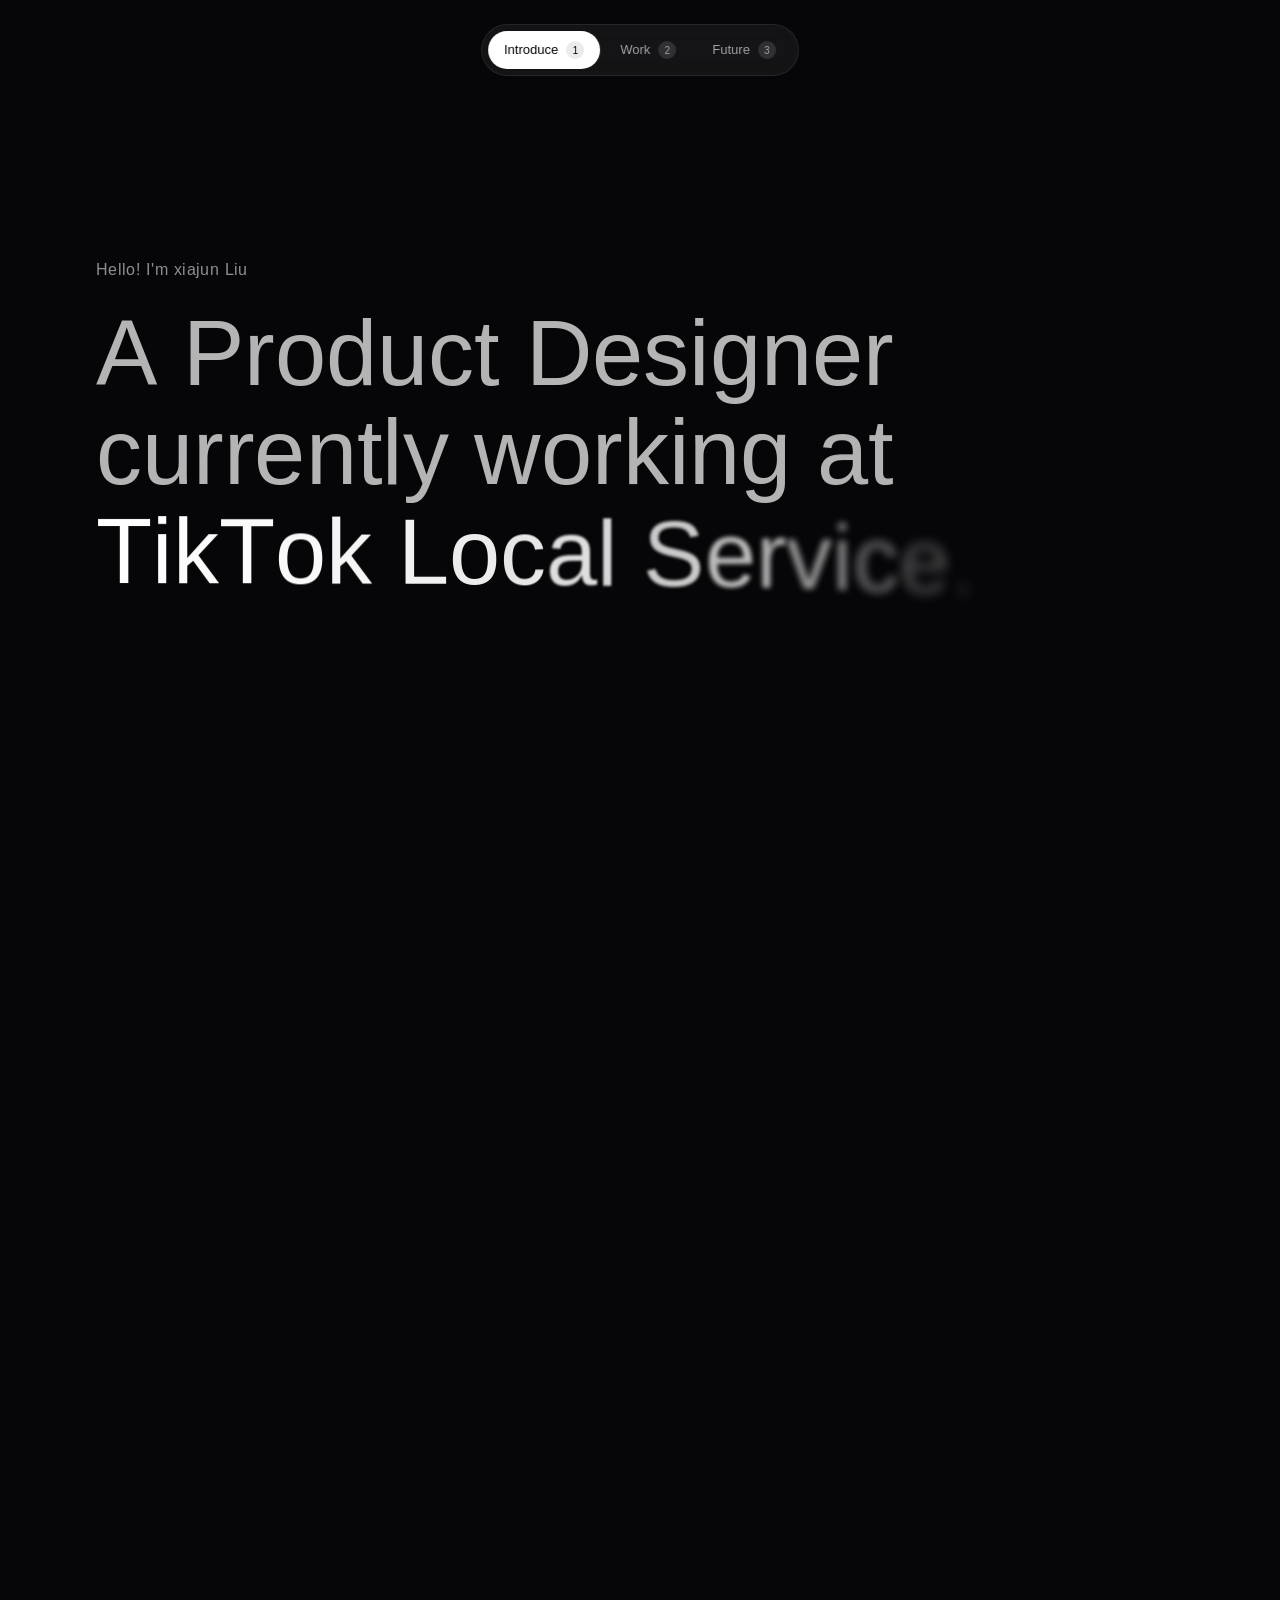
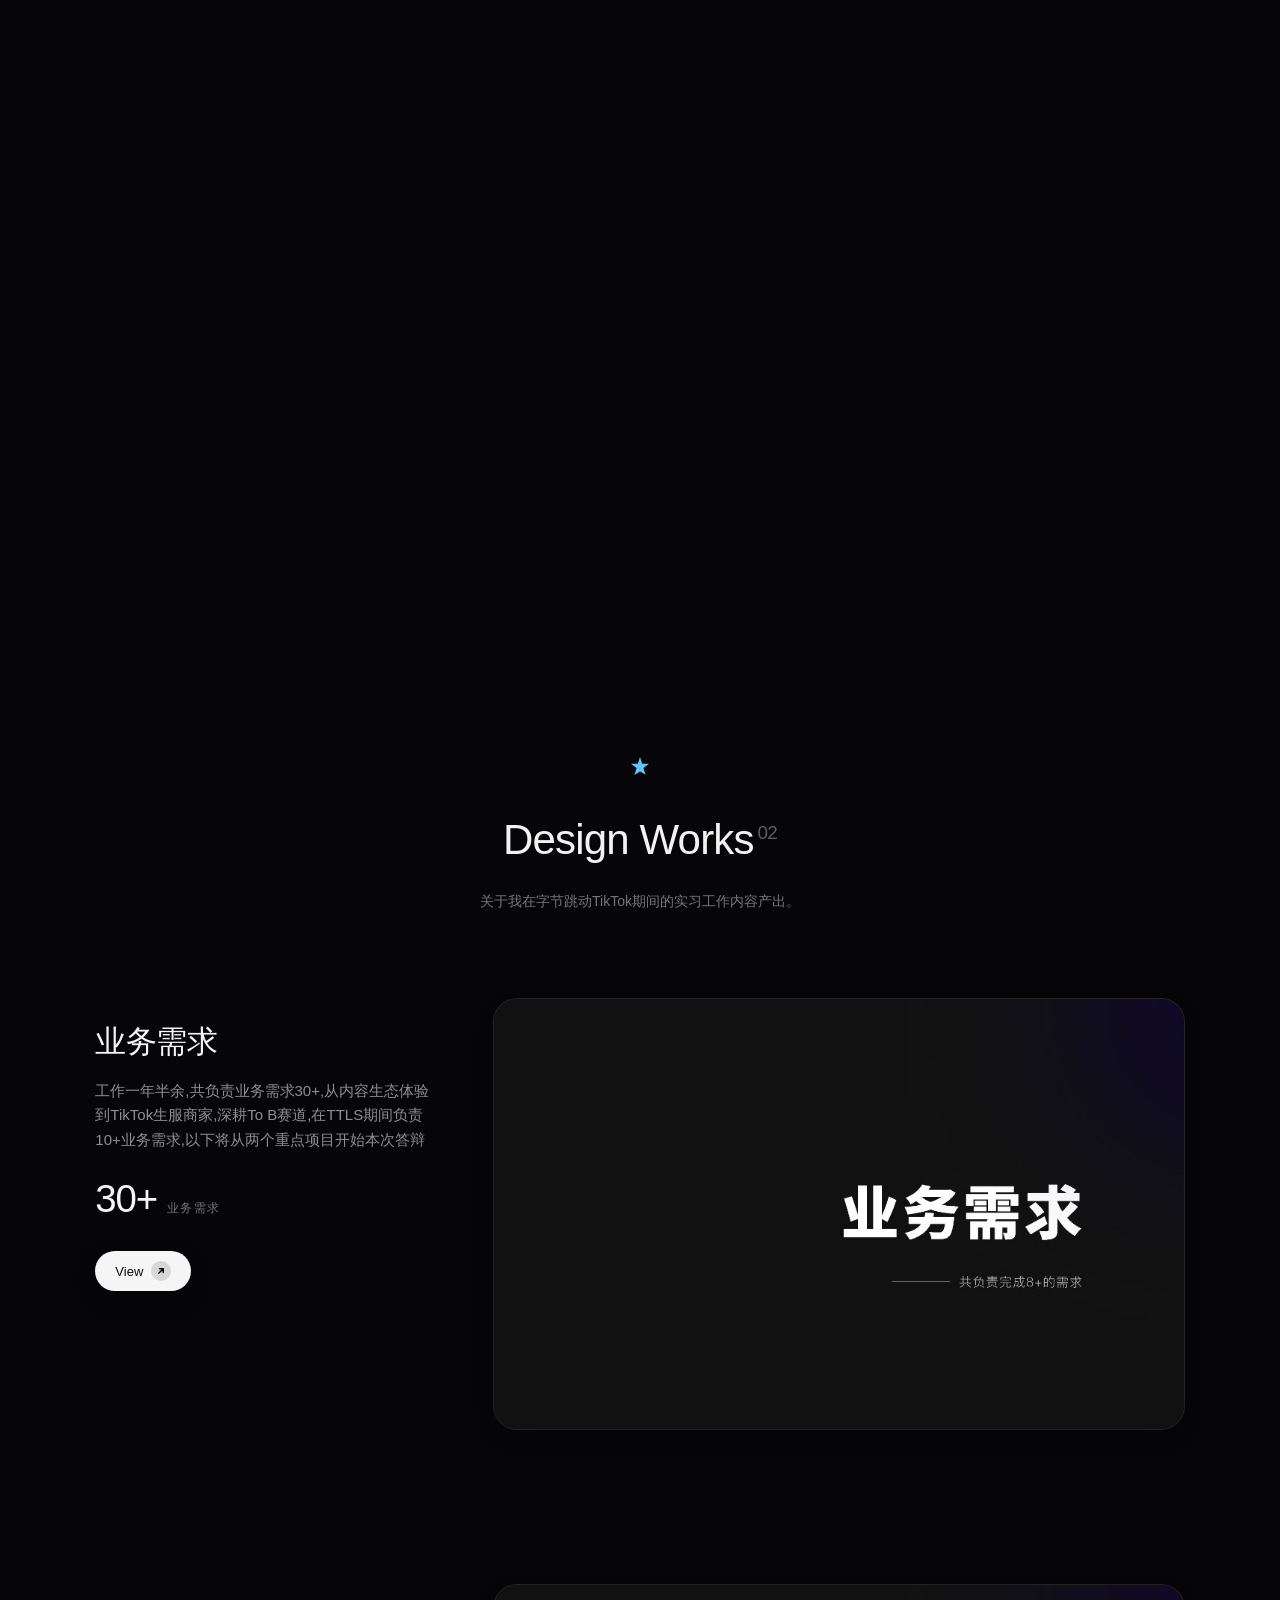
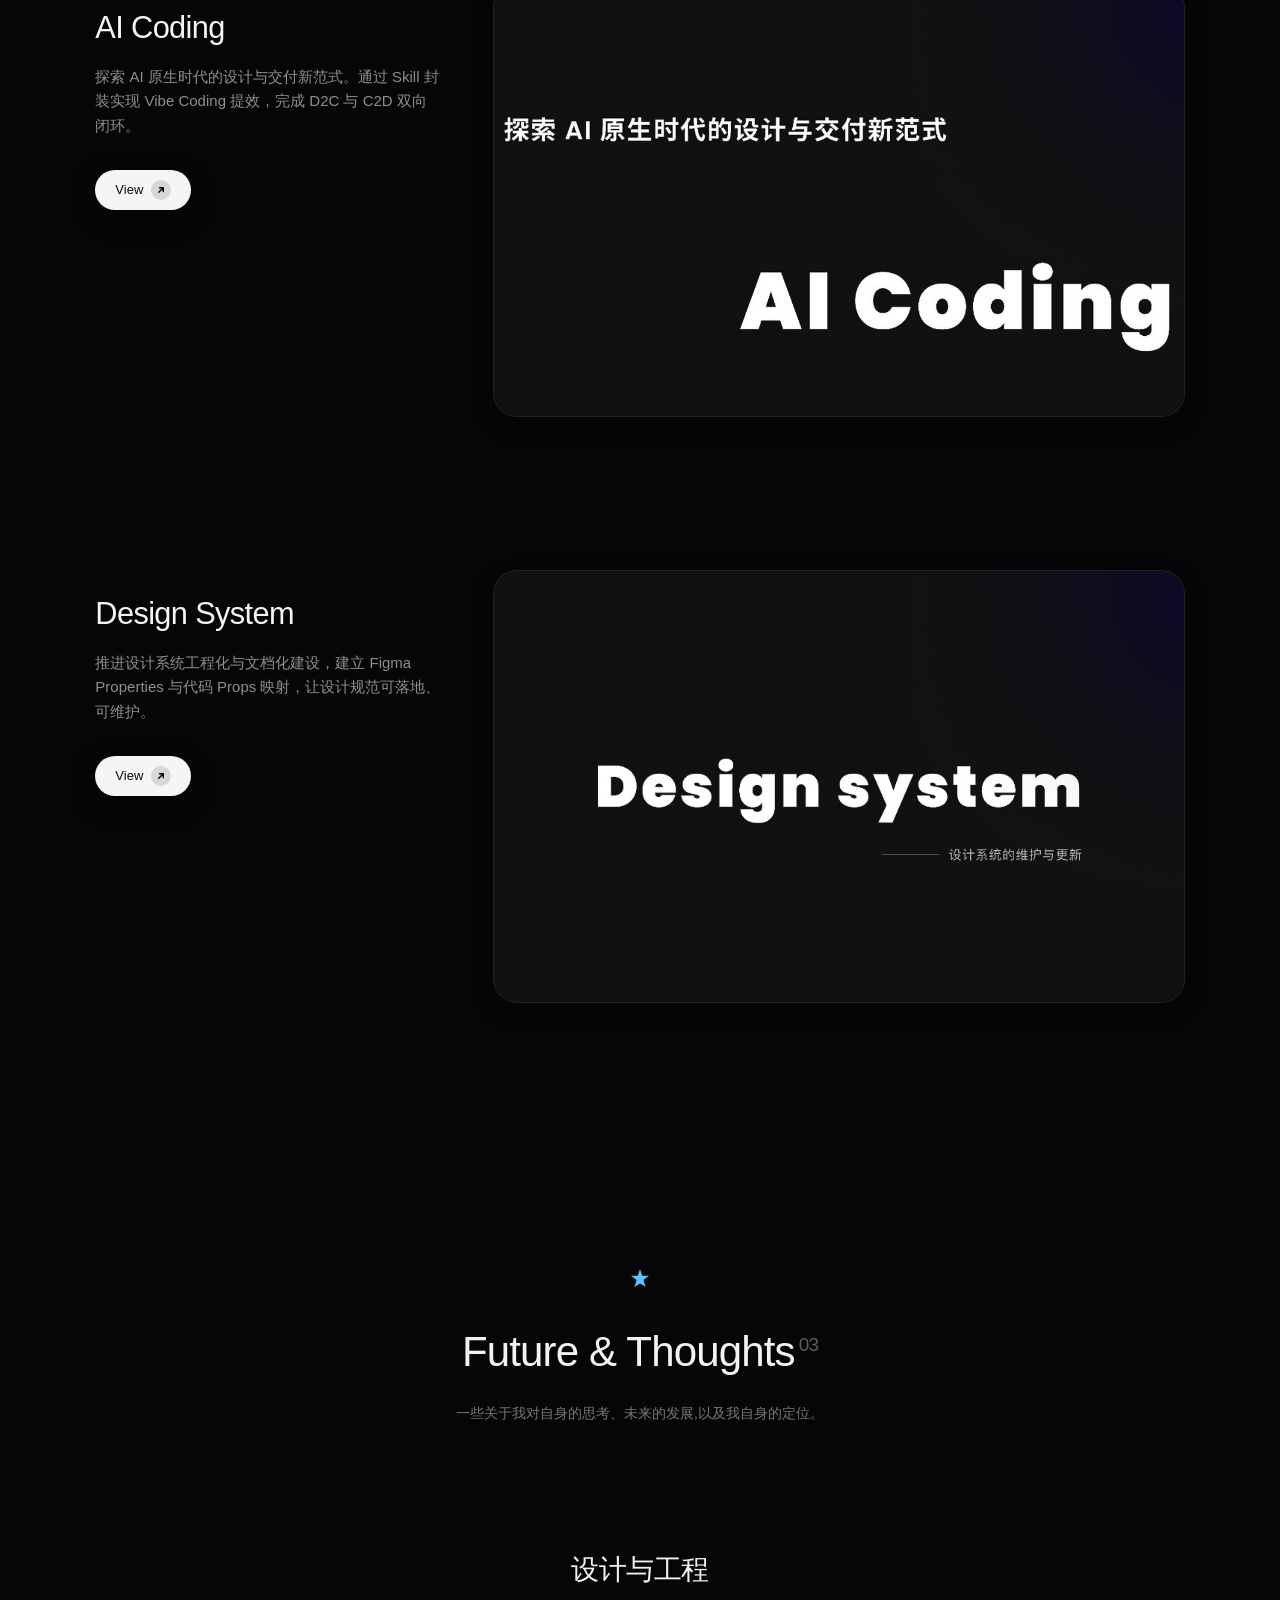
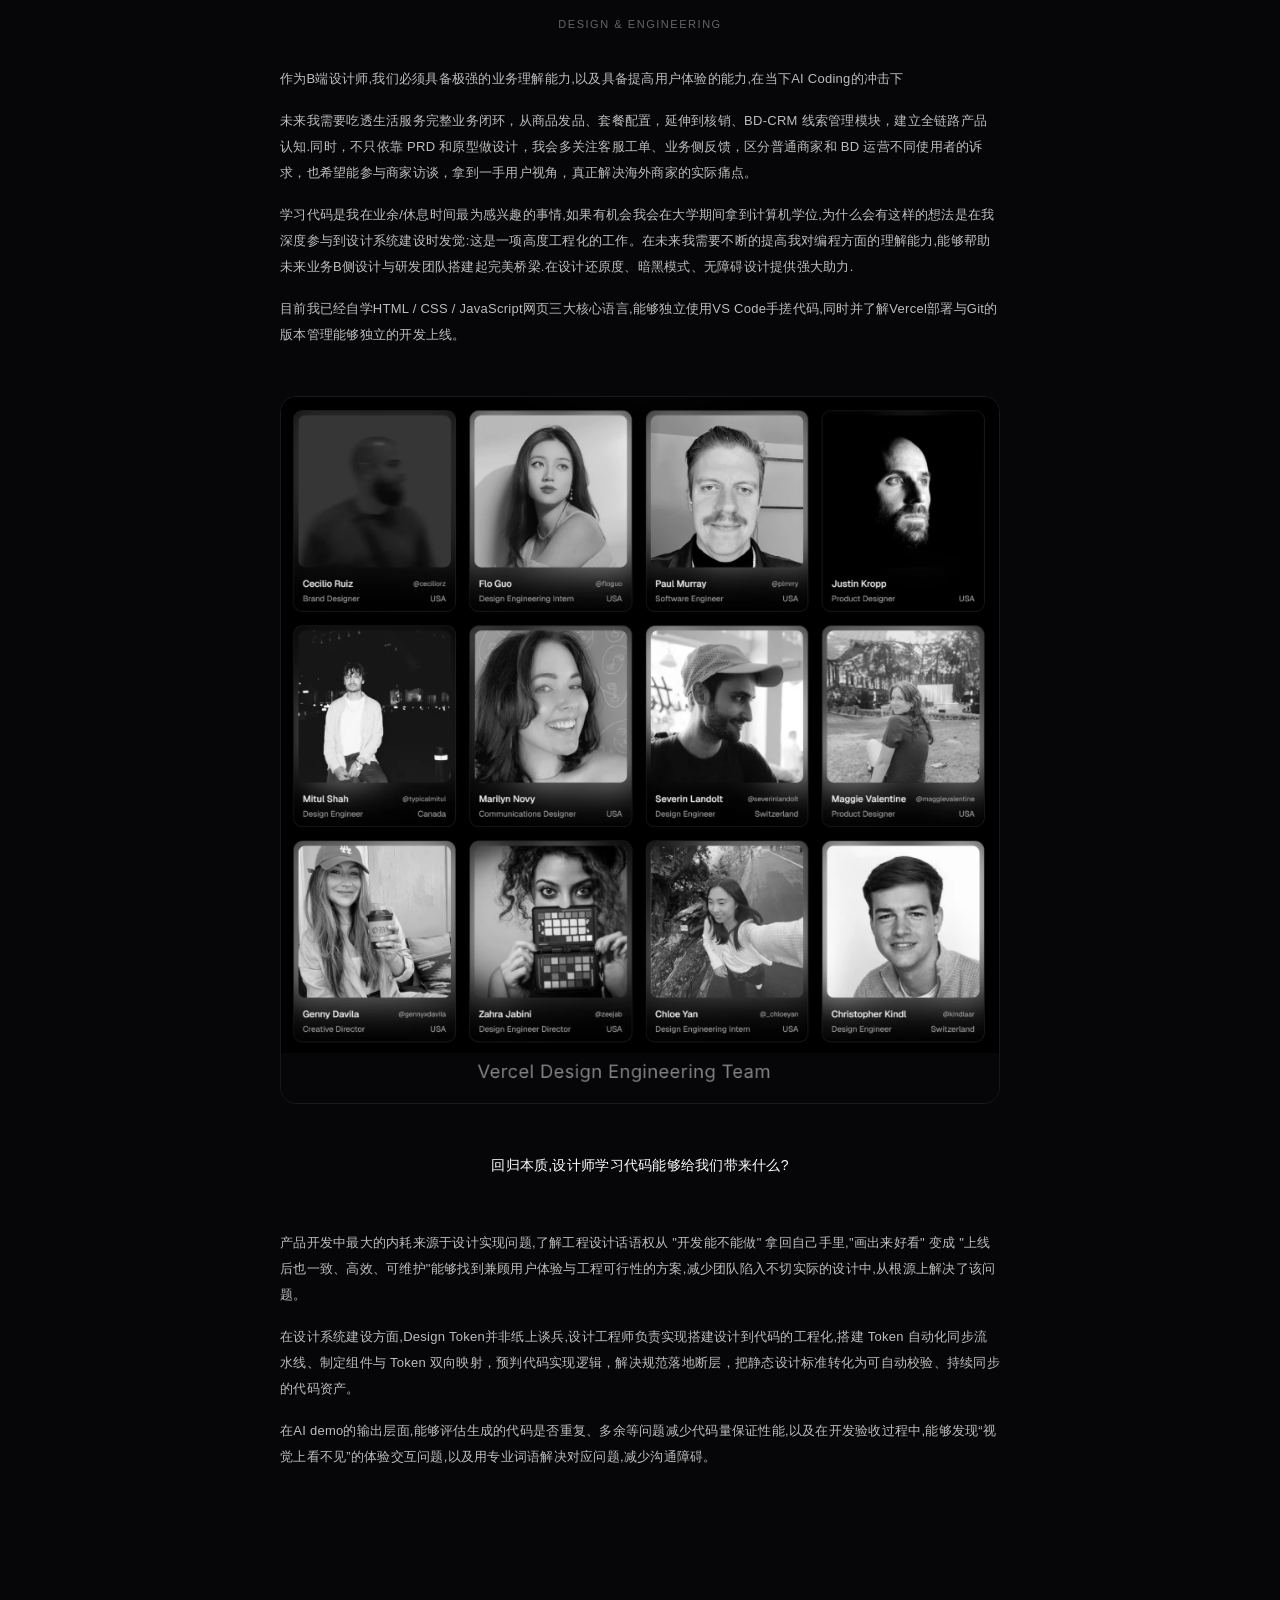
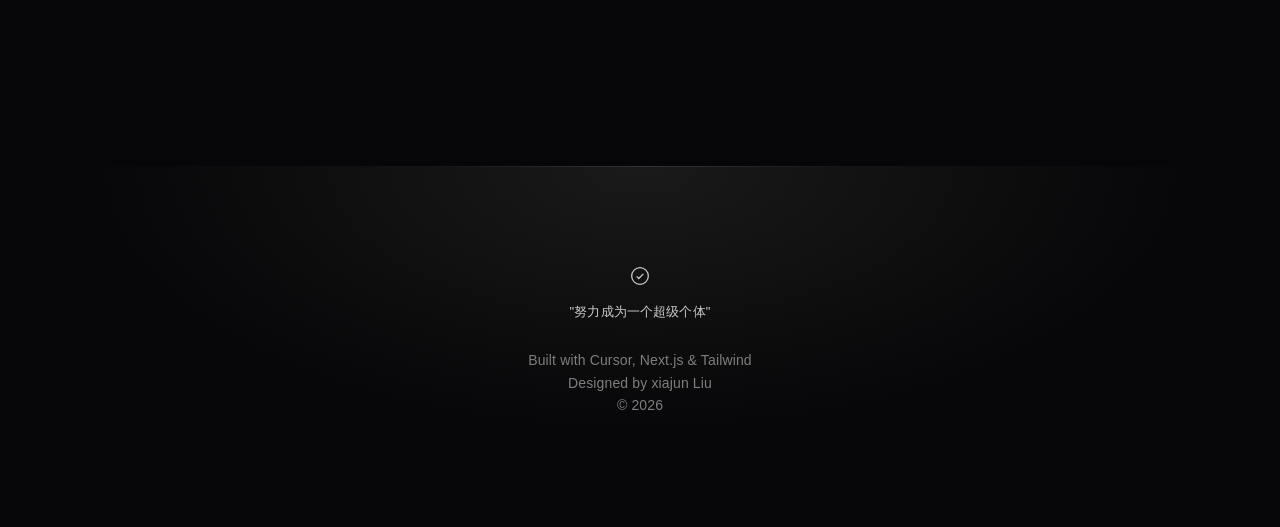
<file: index.html>
<!DOCTYPE html>
<html lang="zh-CN">
<head>
  <meta charset="UTF-8" />
  <meta name="viewport" content="width=device-width, initial-scale=1.0" />
  <title>xiajun Liu.design</title>
  <link rel="icon" href="./assets/favicon.jpg" type="image/jpeg" />
  <link rel="apple-touch-icon" href="./assets/favicon.jpg" />
  <link rel="preconnect" href="https://fonts.googleapis.com" />
  <link rel="preconnect" href="https://fonts.gstatic.com" crossorigin />
  <link href="https://fonts.googleapis.com/css2?family=Inter+Tight:wght@400&family=Inter:wght@400&family=IBM+Plex+Mono:wght@400&display=swap" rel="stylesheet" />
  <style>
    :root {
      --bg: #060608;
      --surface: rgba(255, 255, 255, 0.06);
      --surface-hover: rgba(255, 255, 255, 0.1);
      --border: rgba(255, 255, 255, 0.08);
      --text-primary: #ffffff;
      --text-secondary: #ababab;
      --text-muted: #7e7e97;
      --nav-active-bg: #ffffff;
      --nav-active-text: #060608;
      --nav-inactive-text: #a1a1aa;
      --page-padding: clamp(24px, 5vw, 48px);
      --section-gap: clamp(80px, 12vw, 120px);
      --font: -apple-system, BlinkMacSystemFont, "Segoe UI", "PingFang SC", "Helvetica Neue", sans-serif;
    }

    *, *::before, *::after { box-sizing: border-box; margin: 0; padding: 0; }

    html {
      scroll-behavior: smooth;
      background-color: var(--bg);
      color: var(--text-primary);
      font-family: var(--font);
      -webkit-font-smoothing: antialiased;
    }

    body {
      background-color: var(--bg);
      line-height: 1.7;
      overflow-x: hidden;
    }

    body::before {
      content: '';
      position: fixed;
      inset: 0;
      background-color: var(--bg);
      z-index: -1;
    }

    a { color: inherit; text-decoration: none; }

    /* ── Navigation ── */
    .nav-wrapper {
      position: fixed;
      top: 24px;
      left: 50%;
      transform: translateX(-50%);
      z-index: 100;
      opacity: 0;
      visibility: hidden;
      pointer-events: none;
    }

    .nav-wrapper.is-visible {
      opacity: 1;
      visibility: visible;
      pointer-events: auto;
    }

    .nav {
      display: flex;
      align-items: center;
      gap: 4px;
      padding: 6px;
      background: var(--surface);
      border: 1px solid var(--border);
      border-radius: 999px;
      backdrop-filter: blur(12px);
    }

    .nav-item {
      display: flex;
      align-items: center;
      gap: 8px;
      padding: 8px 16px;
      border-radius: 999px;
      font-size: 13px;
      color: var(--nav-inactive-text);
      transition: background 0.25s, color 0.25s;
      cursor: pointer;
      border: none;
      background: transparent;
      font-family: inherit;
    }

    .nav-item:hover {
      background: var(--surface-hover);
      color: var(--text-primary);
    }

    .nav-item.active {
      background: var(--nav-active-bg);
      color: var(--nav-active-text);
    }

    .nav-badge {
      display: inline-flex;
      align-items: center;
      justify-content: center;
      width: 18px;
      height: 18px;
      border-radius: 999px;
      font-size: 10px;
      font-weight: 500;
      background: rgba(255, 255, 255, 0.12);
      color: var(--nav-inactive-text);
      transition: background 0.25s, color 0.25s;
    }

    .nav-item.active .nav-badge {
      background: rgba(0, 0, 0, 0.08);
      color: var(--nav-active-text);
    }

    /* ── Layout ── */
    .page {
      background-color: var(--bg);
      max-width: 1280px;
      margin: 0 auto;
      padding: 0 var(--page-padding) 80px;
    }

    #home {
      background-color: var(--bg);
    }

    #sections-container {
      padding-top: clamp(80px, 11vw, 128px);
      background-color: var(--bg);
    }

    .page > section:first-child {
      max-width: none;
      width: 100%;
      margin-left: 0;
      margin-bottom: var(--section-gap);
    }

    section {
      margin-bottom: var(--section-gap);
      opacity: 0;
      transform: translateY(24px);
      transition: opacity 0.7s ease, transform 0.7s ease;
    }

    section.visible {
      opacity: 1;
      transform: translateY(0);
    }

    /* ── Hero ── */
    .hero-shell {
      position: relative;
      min-height: 100vh;
      display: flex;
      flex-direction: column;
      justify-content: center;
      padding: 120px var(--page-padding) 80px;
      overflow: hidden;
      background-color: var(--bg);
    }

    .hero-grid {
      position: relative;
      z-index: 1;
      display: grid;
      grid-template-columns: 1fr;
      gap: clamp(32px, 5vw, 72px);
      align-items: center;
      width: 100%;
      max-width: 1280px;
      margin: 0 auto;
      pointer-events: none;
    }

    @media (max-width: 960px) {
      .hero-grid {
        gap: 48px;
      }
    }

    .hero-copy {
      display: flex;
      flex-direction: column;
      gap: 0;
      position: relative;
    }

    /* ── Design System Auto-Assembly ── */
    .hero-asm-grid {
      position: absolute;
      inset: -32px -40px -24px -24px;
      pointer-events: none;
      z-index: 0;
      background-image:
        linear-gradient(rgba(96, 165, 250, 0.08) 1px, transparent 1px),
        linear-gradient(90deg, rgba(96, 165, 250, 0.08) 1px, transparent 1px);
      background-size: 24px 24px;
      border: 1px dashed rgba(96, 165, 250, 0.18);
      border-radius: 4px;
      opacity: 0;
    }

    .hero-asm-wrap {
      position: relative;
      z-index: 1;
    }

    .hero-asm-wrap--headline {
      margin-bottom: 28px;
    }

    .hero-asm-wrap--photo {
      position: relative;
      width: min(100%, 420px);
      margin: 0 auto;
    }

    .asm-dim-line {
      position: absolute;
      pointer-events: none;
      background: rgba(52, 211, 153, 0.6);
    }

    .asm-dim-line--h {
      height: 1px;
      transform-origin: 50% 50%;
    }

    .asm-dim-line--v {
      width: 1px;
      transform-origin: 50% 50%;
    }

    .asm-dim-line--ext-top {
      top: -34px;
      left: 18%;
      width: 64%;
    }

    .asm-dim-line--ext-right {
      right: -42px;
      top: 22%;
      height: 56%;
    }

    .asm-dim-line--ext-bottom {
      bottom: -30px;
      left: 10%;
      width: 45%;
    }

    [data-asm-photo] .asm-token-pill--tr {
      top: -26px;
      right: 0;
    }

    [data-asm-photo] .asm-token-pill--tl {
      top: -28px;
      left: -6px;
      right: auto;
    }

    [data-asm-photo] .asm-measure--bottom {
      bottom: -22px;
      right: 8px;
      left: auto;
    }

    .hero-asm-chrome {
      position: absolute;
      pointer-events: none;
      z-index: 2;
    }

    [data-hero-content] {
      position: relative;
      z-index: 1;
    }

    .asm-bounds {
      position: absolute;
      inset: 0;
      border: 1px dashed rgba(52, 211, 153, 0.55);
      border-radius: 4px;
      box-shadow: 0 0 0 1px rgba(96, 165, 250, 0.06) inset;
    }

    .asm-bounds::before,
    .asm-bounds::after {
      content: '';
      position: absolute;
      background: rgba(52, 211, 153, 0.7);
    }

    .asm-bounds::before {
      top: -1px;
      left: 12px;
      right: 12px;
      height: 1px;
    }

    .asm-bounds::after {
      left: -1px;
      top: 10px;
      bottom: 10px;
      width: 1px;
    }

    .asm-corner {
      position: absolute;
      width: 10px;
      height: 10px;
      border-color: rgba(96, 165, 250, 0.85);
      border-style: solid;
      border-width: 0;
    }

    .asm-corner--tl { top: -1px; left: -1px; border-top-width: 2px; border-left-width: 2px; }
    .asm-corner--tr { top: -1px; right: -1px; border-top-width: 2px; border-right-width: 2px; }
    .asm-corner--bl { bottom: -1px; left: -1px; border-bottom-width: 2px; border-left-width: 2px; }
    .asm-corner--br { bottom: -1px; right: -1px; border-bottom-width: 2px; border-right-width: 2px; }

    .asm-measure {
      position: absolute;
      font-family: ui-monospace, SFMono-Regular, Menlo, Monaco, Consolas, monospace;
      font-size: 10px;
      letter-spacing: 0.04em;
      color: rgba(52, 211, 153, 0.9);
      line-height: 1;
      white-space: nowrap;
      background: rgba(6, 6, 8, 0.85);
      padding: 2px 5px;
      border-radius: 2px;
    }

    .asm-measure--top { top: -20px; left: 50%; }
    .asm-measure--right { right: -8px; top: 50%; }
    .asm-measure--bottom { bottom: -18px; left: 8px; }

    .asm-token-pill {
      position: absolute;
      display: inline-flex;
      align-items: center;
      gap: 4px;
      padding: 4px 10px;
      font-family: ui-monospace, SFMono-Regular, Menlo, Monaco, Consolas, monospace;
      font-size: 10px;
      letter-spacing: 0.02em;
      color: rgba(255, 255, 255, 0.82);
      background: rgba(6, 6, 8, 0.92);
      border: 1px solid rgba(96, 165, 250, 0.35);
      border-radius: 999px;
      white-space: nowrap;
      box-shadow: 0 4px 16px rgba(0, 0, 0, 0.35);
    }

    .asm-token-pill::before {
      content: '';
      width: 5px;
      height: 5px;
      border-radius: 50%;
      background: rgba(52, 211, 153, 0.9);
      box-shadow: 0 0 6px rgba(52, 211, 153, 0.6);
    }

    .asm-token-pill--tl { top: -28px; right: -8px; }
    .asm-token-pill--tr { top: 6px; right: -108px; }
    .asm-token-pill--bl { bottom: -26px; left: -6px; }
    .asm-token-pill--br { bottom: 4px; right: -92px; }

    .hero-asm-chrome--tag .asm-bounds {
      border-radius: 12px;
    }

    .hero-asm-global-tokens {
      position: absolute;
      top: -48px;
      right: 0;
      display: flex;
      gap: 8px;
      flex-wrap: wrap;
      justify-content: flex-end;
      max-width: 320px;
      pointer-events: none;
      z-index: 3;
    }

    .hero-asm-global-tokens .asm-token-pill {
      position: relative;
      top: auto;
      right: auto;
      bottom: auto;
      left: auto;
    }

    .hero-asm-content-hidden {
      visibility: hidden;
    }

    .hero-greeting {
      font-size: clamp(14px, 1.8vw, 16px);
      font-weight: 400;
      color: rgba(255, 255, 255, 0.55);
      margin-bottom: 20px;
      letter-spacing: 0.04em;
    }

    .hero-headline {
      font-size: clamp(44px, 7.2vw, 92px);
      font-weight: 500;
      line-height: 1.08;
      color: rgba(255, 255, 255, 0.7);
      margin-bottom: 0;
      max-width: 920px;
    }

    .hero-word {
      display: inline-block;
      white-space: nowrap;
    }

    .hero-char {
      display: inline-block;
      will-change: transform, opacity, filter;
    }

    .hero-space {
      display: inline-block;
      white-space: pre;
    }

    .hero-headline .hero-char.highlight {
      color: rgba(255, 255, 255, 1);
    }

    .hero-greeting .hero-char {
      color: inherit;
    }

    .hero-cta-row {
      position: relative;
      z-index: 1;
      display: flex;
      align-items: center;
      gap: 20px;
      width: 100%;
      max-width: 1280px;
      margin: 36px auto 0;
      flex-wrap: wrap;
      pointer-events: none;
    }

    .hero-cta {
      display: inline-flex;
      align-items: center;
      gap: 8px;
      padding: 12px 22px;
      font-size: 13px;
      color: #060608;
      background: #fff;
      border-radius: 999px;
      pointer-events: auto;
      transition: transform 0.3s cubic-bezier(0.16, 1, 0.3, 1), box-shadow 0.3s;
      box-shadow: 0 0 0 rgba(255,255,255,0);
    }

    .hero-cta:hover {
      transform: translateY(-2px);
      box-shadow: 0 12px 40px rgba(255, 255, 255, 0.12);
    }

    .hero-cta::after { content: "→"; transition: transform 0.25s; }
    .hero-cta:hover::after { transform: translateX(4px); }

    /* ── Hero Photo ── */
    .hero-photo-frame {
      position: relative;
      z-index: 1;
      width: 100%;
      aspect-ratio: 3 / 4;
      border-radius: 28px;
      overflow: hidden;
    }

    .hero-photo {
      position: relative;
      z-index: 1;
      width: 100%;
      height: 100%;
      object-fit: cover;
      object-position: var(--hero-photo-position, center center);
      border-radius: 28px;
      display: block;
    }

    .intro-hero-block {
      max-width: 1280px;
      margin: 0 auto;
      padding: clamp(72px, 10vw, 120px) var(--page-padding) 0;
      scroll-margin-top: 100px;
      opacity: 0;
      transform: translateY(16px);
      transition:
        opacity 0.65s cubic-bezier(0.16, 1, 0.3, 1),
        transform 0.65s cubic-bezier(0.16, 1, 0.3, 1);
    }

    #home.hero-content-ready .intro-hero-block {
      opacity: 1;
      transform: translateY(0);
    }

    .intro-hero-block .life-writings {
      padding: 0;
      margin: 0;
    }

    /* ── Education ── */
    .education-block {
      max-width: 1280px;
      margin: 0 auto;
      padding: clamp(32px, 5vw, 48px) var(--page-padding) clamp(48px, 8vw, 64px);
      scroll-margin-top: 100px;
      opacity: 0;
      transform: translateY(16px);
      transition:
        opacity 0.65s cubic-bezier(0.16, 1, 0.3, 1),
        transform 0.65s cubic-bezier(0.16, 1, 0.3, 1);
    }

    #home.hero-content-ready .education-block,
    #home.hero-content-ready .act-three-block {
      opacity: 1;
      transform: translateY(0);
    }

    .act-three-block {
      max-width: 1280px;
      margin: 0 auto;
      padding: clamp(32px, 5vw, 48px) var(--page-padding) clamp(48px, 8vw, 64px);
      scroll-margin-top: 100px;
      opacity: 0;
      transform: translateY(16px);
      transition:
        opacity 0.65s cubic-bezier(0.16, 1, 0.3, 1),
        transform 0.65s cubic-bezier(0.16, 1, 0.3, 1);
    }

    .education-heading {
      margin-bottom: clamp(24px, 4vw, 36px);
    }

    .education-icon {
      display: block;
      width: 32px;
      height: 32px;
      margin-bottom: 12px;
      object-fit: contain;
    }

    .education-act {
      font-size: 32px;
      font-weight: 400;
      line-height: 1.12;
      letter-spacing: -0.02em;
      color: rgba(255, 255, 255, 0.96);
      margin-bottom: 0;
    }

    .education-label {
      display: block;
      margin-top: clamp(16px, 2.5vw, 22px);
      font-size: 11px;
      font-weight: 500;
      letter-spacing: 0.14em;
      text-transform: uppercase;
      color: rgba(255, 255, 255, 0.38);
    }

    .education-list {
      display: flex;
      flex-direction: column;
      gap: clamp(18px, 3vw, 28px);
    }

    .education-item {
      display: grid;
      grid-template-columns: minmax(96px, 140px) minmax(0, 1fr) max-content;
      gap: 12px clamp(24px, 4vw, 48px);
      align-items: baseline;
    }

    .education-period {
      font-size: 13px;
      color: rgba(255, 255, 255, 0.42);
      font-variant-numeric: tabular-nums;
      letter-spacing: 0.02em;
    }

    .education-school {
      font-size: 16px;
      font-weight: 500;
      line-height: 1.35;
      letter-spacing: -0.01em;
      color: rgba(255, 255, 255, 0.95);
    }

    .education-meta {
      font-size: 13px;
      color: rgba(255, 255, 255, 0.42);
      text-align: right;
      line-height: 1.5;
      white-space: nowrap;
    }

    @media (max-width: 768px) {
      .education-item {
        grid-template-columns: 1fr;
        gap: 6px;
      }

      .education-meta {
        text-align: left;
      }
    }

    /* ── Section Layout ── */
    .content-section {
      scroll-margin-top: 100px;
    }

    #life .section-main {
      padding-top: 72px;
      margin-top: 48px;
    }

    #life .section-main:has(.life-writings) {
      padding-top: clamp(32px, 5vw, 48px);
    }

    #work .section-main:has(.life-writings) {
      padding-top: clamp(48px, 6vw, 72px);
    }

    #work .life-writings {
      margin-bottom: clamp(16px, 3vw, 24px);
      padding-bottom: clamp(24px, 4vw, 36px);
    }

    .section-intro-title {
      font-size: clamp(20px, 3vw, 28px);
      font-weight: 500;
      letter-spacing: -0.02em;
      text-transform: uppercase;
      color: rgba(255, 255, 255, 0.95);
      margin-bottom: 20px;
      text-align: left;
      opacity: 0;
      transform: translateY(24px);
      transition:
        opacity 0.7s cubic-bezier(0.16, 1, 0.3, 1),
        transform 0.7s cubic-bezier(0.16, 1, 0.3, 1);
    }

    .section-intro-title.visible {
      opacity: 1;
      transform: translateY(0);
    }

    #life .section-title {
      text-align: left;
      margin-bottom: 16px;
    }

    #life .section-intro-title {
      margin-bottom: 32px;
    }

    .section-grid {
      display: flex;
      flex-direction: column;
      gap: 12px;
      align-items: flex-start;
    }

    .section-index {
      font-size: 12px;
      color: rgba(255, 255, 255, 0.35);
      font-variant-numeric: tabular-nums;
      letter-spacing: 0.05em;
    }

    .section-main {
      width: 100%;
      min-width: 0;
    }

    .section-title {
      font-size: clamp(24px, 3.5vw, 36px);
      font-weight: 500;
      letter-spacing: -0.02em;
      text-transform: uppercase;
      margin-bottom: 36px;
      color: rgba(255, 255, 255, 0.95);
    }

    .section-desc {
      font-size: 14px;
      color: rgba(255, 255, 255, 0.5);
      max-width: 640px;
      margin: -20px 0 32px;
      line-height: 1.7;
    }

    /* ── Timeline (Work) ── */
    .timeline-list {
      display: flex;
      flex-direction: column;
    }

    .timeline-item {
      display: grid;
      grid-template-columns: minmax(160px, 240px) minmax(0, 1fr);
      gap: 12px 48px;
      padding: 36px 0;
      border-top: 1px solid rgba(255, 255, 255, 0.08);
      align-items: start;
    }

    .timeline-item:first-child {
      border-top: none;
      padding-top: 0;
    }

    .timeline-company {
      font-size: 14px;
      font-weight: 500;
      text-transform: uppercase;
      letter-spacing: 0.04em;
      margin-bottom: 0;
      color: rgba(255, 255, 255, 0.92);
      white-space: nowrap;
    }

    .timeline-desc {
      font-size: 13px;
      color: rgba(255, 255, 255, 0.55);
      max-width: none;
      line-height: 1.75;
    }

    .work-projects-block {
      margin-top: clamp(48px, 7vw, 72px);
      padding-top: 0;
    }

    #work:has(.life-writings) .work-projects-block {
      margin-top: clamp(32px, 5vw, 48px);
    }

    .work-projects-heading {
      font-size: clamp(20px, 3vw, 28px);
      font-weight: 500;
      letter-spacing: -0.02em;
      text-transform: uppercase;
      color: rgba(255, 255, 255, 0.95);
      margin-bottom: 48px;
      text-align: center;
      opacity: 0;
      transform: translateY(24px);
      transition:
        opacity 0.7s cubic-bezier(0.16, 1, 0.3, 1),
        transform 0.7s cubic-bezier(0.16, 1, 0.3, 1);
    }

    .work-projects-heading.visible {
      opacity: 1;
      transform: translateY(0);
    }

    .work-projects {
      display: flex;
      flex-direction: column;
      gap: clamp(80px, 12vw, 160px);
      width: min(1216px, 92%);
      margin: 0 auto;
    }

    .work-project-card {
      position: relative;
      display: grid;
      grid-template-columns: 1fr 2fr;
      gap: clamp(24px, 4vw, 64px);
      align-items: start;
      width: 100%;
      min-height: 0;
      border: none;
      background: transparent;
      opacity: 0;
      transform: translateY(32px);
      transition:
        opacity 0.75s cubic-bezier(0.16, 1, 0.3, 1),
        transform 0.75s cubic-bezier(0.16, 1, 0.3, 1);
      transition-delay: calc(var(--i, 0) * 0.08s);
      cursor: pointer;
      text-align: left;
      padding: 0;
      font: inherit;
      color: inherit;
      -webkit-appearance: none;
      appearance: none;
    }

    .work-project-card.visible {
      opacity: 1;
      transform: translateY(0);
    }

    .work-project-copy {
      order: 1;
      padding-top: clamp(12px, 2vw, 32px);
      min-width: 0;
    }

    .work-project-title {
      font-size: clamp(24px, 2.4vw, 32px);
      font-weight: 500;
      letter-spacing: -0.02em;
      color: rgba(255, 255, 255, 0.96);
      line-height: 1.15;
      margin: 0;
      white-space: nowrap;
    }

    .work-project-desc {
      margin: 20px 0 0;
      max-width: 28rem;
      font-size: 15px;
      font-weight: 400;
      line-height: 1.625;
      color: rgba(255, 255, 255, 0.55);
    }

    .work-project-highlight {
      display: flex;
      align-items: baseline;
      gap: 10px;
      margin-top: 28px;
    }

    .work-project-highlight-value {
      font-size: clamp(28px, 3vw, 42px);
      font-weight: 500;
      letter-spacing: -0.03em;
      line-height: 1;
      color: rgba(255, 255, 255, 0.96);
    }

    .work-project-highlight-label {
      font-size: 12px;
      font-weight: 500;
      letter-spacing: 0.12em;
      text-transform: uppercase;
      color: rgba(255, 255, 255, 0.45);
      font-family: ui-monospace, SFMono-Regular, Menlo, Monaco, Consolas, monospace;
    }

    .work-project-cta {
      display: inline-flex;
      align-items: center;
      gap: 8px;
      margin-top: 32px;
      padding: 10px 20px;
      border-radius: 9999px;
      background: rgba(255, 255, 255, 0.96);
      color: #0a0a0a;
      font-size: 13px;
      font-weight: 500;
      line-height: 1.2;
      transition: transform 0.3s, box-shadow 0.3s, background 0.3s;
      box-shadow: 0 8px 24px rgba(0, 0, 0, 0.25);
    }

    .work-project-card:hover .work-project-cta {
      transform: translateY(-1px);
      box-shadow: 0 12px 28px rgba(0, 0, 0, 0.35);
    }

    .work-project-cta-icon {
      display: inline-flex;
      align-items: center;
      justify-content: center;
      width: 20px;
      height: 20px;
      border-radius: 9999px;
      background: rgba(0, 0, 0, 0.12);
    }

    .work-project-cta-icon svg {
      width: 12px;
      height: 12px;
      transition: transform 0.3s;
    }

    .work-project-card:hover .work-project-cta-icon svg {
      transform: translate(2px, -2px);
    }

    .work-project-media {
      order: 2;
      position: relative;
      width: 100%;
      aspect-ratio: 768 / 480;
      border-radius: 24px;
      overflow: hidden;
      background: rgba(255, 255, 255, 0.04);
      border: 1px solid rgba(255, 255, 255, 0.08);
      box-shadow: 0 8px 30px -12px rgba(0, 0, 0, 0.45);
      transition:
        transform 0.45s cubic-bezier(0.16, 1, 0.3, 1),
        box-shadow 0.45s;
    }

    .work-project-card.visible:hover .work-project-media {
      transform: translateY(-4px);
      box-shadow: 0 20px 50px -12px rgba(0, 0, 0, 0.55);
    }

    .work-project-media img {
      display: block;
      width: 100%;
      height: 100%;
      object-fit: cover;
      object-position: center center;
      transition: transform 0.7s cubic-bezier(0.16, 1, 0.3, 1);
    }

    .work-project-card:hover .work-project-media img {
      transform: scale(1.03);
    }

    /* 仅 AI Coding：图左文右 */
    .work-project-card--media-left {
      grid-template-columns: 2fr 1fr;
    }

    .work-project-card--media-left .work-project-media {
      order: 1;
    }

    .work-project-card--media-left .work-project-copy {
      order: 2;
    }

    @media (max-width: 900px) {
      .timeline-item {
        grid-template-columns: 1fr;
        gap: 8px;
      }

      .work-project-card {
        grid-template-columns: 1fr;
        gap: 24px;
      }

      .work-project-media {
        order: 1;
        border-radius: 20px;
      }

      .work-project-copy {
        order: 2;
        padding-top: 0;
      }

      .work-project-card--media-left {
        grid-template-columns: 1fr;
      }

      .work-project-title {
        white-space: normal;
      }

      .work-project-cta {
        margin-top: 24px;
      }
    }

    /* ── Work Project Modal ── */
    .work-modal {
      position: fixed;
      inset: 0;
      z-index: 210;
      display: flex;
      align-items: center;
      justify-content: center;
      padding: 24px;
      background: rgba(6, 6, 8, 0.88);
      backdrop-filter: blur(18px);
      opacity: 0;
      visibility: hidden;
      transition: opacity 0.35s, visibility 0.35s;
    }

    .work-modal.open {
      opacity: 1;
      visibility: visible;
    }

    .work-modal-inner {
      position: relative;
      width: min(100%, 420px);
      padding: 40px 32px 36px;
      border-radius: 24px;
      border: 1px solid rgba(255, 255, 255, 0.08);
      background: radial-gradient(120% 100% at 50% 0%, rgba(255, 255, 255, 0.06) 0%, rgba(255, 255, 255, 0.02) 42%, rgba(6, 6, 8, 0.96) 100%);
      text-align: center;
      transform: scale(0.94) translateY(8px);
      transition: transform 0.4s cubic-bezier(0.16, 1, 0.3, 1);
    }

    .work-modal.open .work-modal-inner {
      transform: scale(1) translateY(0);
    }

    .work-modal-close {
      position: absolute;
      top: 14px;
      right: 14px;
      width: 32px;
      height: 32px;
      border: 1px solid rgba(255, 255, 255, 0.1);
      border-radius: 999px;
      background: rgba(255, 255, 255, 0.04);
      color: rgba(255, 255, 255, 0.7);
      font-size: 20px;
      line-height: 1;
      cursor: pointer;
      transition: background 0.2s, border-color 0.2s;
    }

    .work-modal-close:hover {
      background: rgba(255, 255, 255, 0.08);
      border-color: rgba(255, 255, 255, 0.16);
    }

    .work-modal-art {
      width: min(100%, 220px);
      margin: 0 auto 24px;
      color: rgba(255, 255, 255, 0.82);
    }

    .work-modal-art svg {
      display: block;
      width: 100%;
      height: auto;
    }

    .work-modal-title {
      font-size: clamp(18px, 3vw, 22px);
      font-weight: 500;
      letter-spacing: 0.02em;
      color: rgba(255, 255, 255, 0.95);
      margin-bottom: 8px;
    }

    .work-modal-subtitle {
      font-size: 13px;
      color: rgba(255, 255, 255, 0.45);
      line-height: 1.5;
    }

    /* ── Card Grid (Playground) ── */
    .card-grid {
      display: grid;
      grid-template-columns: repeat(auto-fill, minmax(280px, 1fr));
      gap: 16px;
    }

    .play-card {
      display: block;
      padding: 24px;
      background: rgba(255, 255, 255, 0.02);
      border: 1px solid rgba(255, 255, 255, 0.07);
      border-radius: 16px;
      opacity: 0;
      transform: translateY(12px);
      transition:
        opacity 0.5s cubic-bezier(0.16, 1, 0.3, 1),
        transform 0.5s cubic-bezier(0.16, 1, 0.3, 1),
        border-color 0.25s,
        background 0.25s;
      transition-delay: calc(var(--i, 0) * 0.05s);
    }

    .content-section.visible .play-card {
      opacity: 1;
      transform: translateY(0);
    }

    .play-card:hover {
      transform: translateY(-3px);
      border-color: rgba(255, 255, 255, 0.16);
      background: rgba(255, 255, 255, 0.05);
    }

    .play-card-title {
      font-size: 15px;
      font-weight: 500;
      margin-bottom: 8px;
    }

    .play-card-desc {
      font-size: 13px;
      color: var(--text-secondary);
      margin-bottom: 16px;
      line-height: 1.6;
    }

    .play-card-tags {
      display: flex;
      flex-wrap: wrap;
      gap: 6px;
    }

    .tag {
      font-size: 11px;
      padding: 4px 10px;
      border-radius: 999px;
      background: rgba(255, 255, 255, 0.06);
      color: var(--text-muted);
      border: 1px solid var(--border);
    }

    .footnotes {
      margin-top: 40px;
      display: flex;
      flex-direction: column;
      gap: 8px;
    }

    .footnote {
      font-size: 13px;
      color: var(--text-muted);
      display: flex;
      gap: 8px;
    }

    .footnote::before {
      content: "–";
      flex-shrink: 0;
    }

    /* ── Articles (Writing) ── */
    .article-list {
      display: flex;
      flex-direction: column;
    }

    .article-item {
      display: block;
      padding: 28px 0;
      border-top: 1px solid rgba(255, 255, 255, 0.07);
      opacity: 0;
      transform: translateY(10px);
      transition:
        opacity 0.5s ease,
        transform 0.5s ease;
      transition-delay: calc(var(--i, 0) * 0.06s);
    }

    .content-section.visible .article-item {
      opacity: 1;
      transform: translateY(0);
    }

    .article-item:hover {
      opacity: 0.7;
    }

    .article-meta {
      display: flex;
      align-items: baseline;
      gap: 16px;
      margin-bottom: 8px;
    }

    .article-title {
      font-size: 16px;
      font-weight: 500;
    }

    .article-date {
      font-size: 12px;
      color: var(--text-muted);
    }

    .article-subtitle {
      font-size: 14px;
      color: var(--text-secondary);
      margin-bottom: 8px;
    }

    .article-excerpt {
      font-size: 13px;
      color: var(--text-secondary);
      max-width: 680px;
      line-height: 1.7;
    }

    /* ── Life / Future: Writings & Thoughts ── */
    .life-writings {
      text-align: center;
      padding: clamp(32px, 5vw, 48px) 0 clamp(48px, 7vw, 72px);
      margin-bottom: clamp(32px, 5vw, 48px);
      scroll-margin-top: 100px;
    }

    .life-writings-icon {
      display: block;
      width: 32px;
      height: 32px;
      margin: 0 auto clamp(20px, 3vw, 28px);
      color: #5ec4ff;
    }

    .life-writings-title {
      font-size: clamp(28px, 4.5vw, 42px);
      font-weight: 500;
      letter-spacing: -0.02em;
      color: rgba(255, 255, 255, 0.95);
      margin-bottom: clamp(16px, 2.5vw, 24px);
      line-height: 1.2;
    }

    .life-writings-index {
      font-size: 0.45em;
      font-weight: 400;
      vertical-align: super;
      color: rgba(255, 255, 255, 0.35);
      margin-left: 4px;
    }

    .life-writings-desc {
      font-size: 14px;
      line-height: 1.75;
      color: rgba(255, 255, 255, 0.45);
      max-width: 520px;
      margin: 0 auto;
    }

    .life-writings-articles {
      display: grid;
      grid-template-columns: repeat(2, minmax(0, 1fr));
      gap: clamp(32px, 5vw, 56px);
      margin-bottom: clamp(56px, 8vw, 88px);
      text-align: left;
    }

    .life-writings-article {
      display: block;
      color: inherit;
      text-decoration: none;
      opacity: 0;
      transform: translateY(12px);
      transition:
        opacity 0.55s ease,
        transform 0.55s ease;
      transition-delay: calc(var(--i, 0) * 0.08s);
    }

    .content-section.visible .life-writings-article {
      opacity: 1;
      transform: translateY(0);
    }

    .life-writings-article:hover {
      opacity: 0.75;
    }

    .life-writings-article-meta {
      display: flex;
      flex-wrap: wrap;
      align-items: baseline;
      gap: 8px 12px;
      margin-bottom: 10px;
      font-size: 13px;
      color: rgba(255, 255, 255, 0.42);
    }

    .life-writings-article-meta strong {
      font-weight: 400;
      color: rgba(255, 255, 255, 0.72);
    }

    .life-writings-article-date {
      color: #2af598;
      font-size: 12px;
      letter-spacing: 0.02em;
    }

    .life-writings-article-subtitle {
      font-size: clamp(18px, 2.2vw, 22px);
      font-weight: 500;
      color: rgba(255, 255, 255, 0.92);
      margin-bottom: 10px;
      line-height: 1.35;
    }

    .life-writings-article-excerpt {
      font-size: 13px;
      line-height: 1.75;
      color: rgba(255, 255, 255, 0.45);
    }

    @media (max-width: 768px) {
      .life-writings-articles {
        grid-template-columns: 1fr;
        gap: 36px;
      }
    }

    #life .life-writings-life {
      margin-top: clamp(48px, 6vw, 72px);
      padding-top: clamp(32px, 5vw, 48px);
      text-align: center;
    }

    .life-writings-life-title {
      font-size: clamp(24px, 3.5vw, 36px);
      font-weight: 500;
      letter-spacing: -0.02em;
      text-transform: uppercase;
      color: rgba(255, 255, 255, 0.95);
      margin-bottom: 20px;
      text-align: center;
    }

    .life-writings-life-intro {
      font-size: clamp(20px, 3vw, 28px);
      font-weight: 400;
      letter-spacing: -0.02em;
      color: rgba(255, 255, 255, 0.95);
      margin-bottom: clamp(16px, 2.5vw, 22px);
      text-align: center;
    }

    .life-writings-life-body-label {
      display: block;
      max-width: 720px;
      margin: 0 auto clamp(24px, 3vw, 32px);
      font-size: 11px;
      font-weight: 500;
      letter-spacing: 0.14em;
      text-transform: uppercase;
      color: rgba(255, 255, 255, 0.38);
      text-align: center;
    }

    .life-writings-life-body {
      display: flex;
      flex-direction: column;
      gap: 16px;
      max-width: 720px;
      margin: 0 auto;
      text-align: left;
    }

    .life-writings-life-body p {
      font-size: 13px;
      line-height: 26px;
      letter-spacing: 0.26px;
      color: #bdbdbd;
      margin: 0;
      text-align: left;
    }

    .life-writings-life-media {
      max-width: 720px;
      width: 100%;
      margin: clamp(32px, 5vw, 48px) auto 0;
    }

    .life-writings-life-media img {
      width: 100%;
      height: auto;
      display: block;
      border-radius: 16px;
      border: 1px solid rgba(255, 255, 255, 0.08);
    }

    .life-writings-life-media-caption {
      margin-top: 12px;
      font-size: 12px;
      color: rgba(255, 255, 255, 0.35);
      text-align: center;
    }

    .life-writings-life:has(.life-writings-life-media) .life-writings-life-body {
      margin-bottom: 0;
    }

    .life-writings-life-after {
      display: flex;
      flex-direction: column;
      gap: 0;
      max-width: 720px;
      margin: clamp(32px, 5vw, 48px) auto clamp(40px, 6vw, 56px);
      text-align: left;
    }

    .life-writings-life-after p {
      font-size: 13px;
      line-height: 26px;
      letter-spacing: 0.26px;
      color: #bdbdbd;
      margin: 0;
      text-align: left;
    }

    .life-writings-life-after p:first-child {
      font-size: 14px;
      font-weight: 500;
      color: #ffffff;
      text-align: center;
    }

    .life-writings-life-after p:not(:first-child) {
      text-align: left;
    }

    .life-writings-life-after p:not(:first-child) {
      margin-top: 16px;
    }

    .life-writings-life-after p:nth-child(2) {
      margin-top: 52px;
    }

    .life-writings-life-desc {
      font-size: 14px;
      line-height: 1.75;
      color: rgba(255, 255, 255, 0.45);
      max-width: 640px;
      margin: 0 auto;
      text-align: center;
    }

    #life .life-writings + .section-title {
      padding-top: clamp(24px, 4vw, 40px);
    }

    #life .life-writings + .life-writings {
      padding-top: clamp(48px, 6vw, 72px);
      margin-top: clamp(24px, 4vw, 40px);
    }

    #life .life-writings + .life-writings .life-writings-title {
      text-transform: none;
    }

    /* ── Footer ── */
    .footer {
      position: relative;
      width: 100vw;
      margin-left: calc(50% - 50vw);
      margin-top: var(--section-gap);
      padding: 100px 24px 32px;
      display: flex;
      justify-content: center;
      background: radial-gradient(44% 97% at 50% 0%, rgb(26, 26, 26) 0%, rgb(6, 6, 8) 100%);
      overflow: hidden;
    }

    .footer::before {
      content: '';
      position: absolute;
      top: 0;
      left: 50%;
      transform: translateX(-50%);
      width: min(408px, 52%);
      height: 1px;
      background: linear-gradient(90deg, rgba(52, 52, 52, 0) 0%, rgb(52, 52, 52) 51%, rgba(52, 52, 52, 0) 100%);
    }

    .footer-inner {
      position: relative;
      z-index: 1;
      display: flex;
      flex-direction: column;
      align-items: center;
      text-align: center;
      gap: 10px;
      width: 100%;
      max-width: 1280px;
    }

    .footer-icon {
      width: 20px;
      height: 20px;
      color: rgb(204, 204, 204);
      margin-bottom: 6px;
    }

    .footer-icon svg {
      display: block;
      width: 100%;
      height: 100%;
    }

    .footer-quote {
      font-size: 13px;
      font-weight: 500;
      color: rgb(201, 201, 201);
      line-height: 1.55;
      letter-spacing: 0.01em;
      margin: 0;
    }

    .footer-meta {
      margin-top: 18px;
      text-align: center;
      font-size: 14px;
      color: rgb(126, 126, 126);
      line-height: 1.45;
      letter-spacing: 0.01em;
    }

    .footer-meta p {
      margin: 0;
    }

    .footer-meta p + p {
      margin-top: 2px;
    }

    /* ── Keyboard hint ── */
    .keyboard-hint {
      position: fixed;
      bottom: 24px;
      right: 24px;
      font-size: 11px;
      color: var(--text-muted);
      opacity: 0;
      transition: opacity 0.3s;
      pointer-events: none;
    }

    .keyboard-hint.show { opacity: 1; }
  </style>
</head>
<body>

  <!-- Navigation -->
  <div class="nav-wrapper">
    <nav class="nav" id="nav" aria-label="主导航"></nav>
  </div>

  <main class="page">
    <!-- Hero / About -->
    <section id="home" class="visible">
      <div class="hero-shell">
        <div class="hero-grid">
          <div class="hero-copy" id="hero-copy">
            <p class="hero-greeting" id="hero-greeting"></p>
            <h1 class="hero-headline" id="hero-headline"></h1>
          </div>
        </div>
        <div class="hero-cta-row" data-hero-content>
          <a class="hero-cta" id="hero-cta" href="#"></a>
        </div>
      </div>
      <div class="intro-hero-block" id="intro-hero"></div>
      <div class="education-block" id="education"></div>
      <div class="act-three-block" id="act-three"></div>
    </section>

    <!-- Dynamic Sections -->
    <div id="sections-container"></div>

    <!-- Footer -->
    <footer class="footer" id="footer"></footer>
  </main>

  <div class="keyboard-hint" id="keyboard-hint">按 1–3 快速跳转</div>

  <div class="work-modal" id="work-modal" aria-hidden="true" role="dialog" aria-labelledby="work-modal-title">
    <div class="work-modal-inner">
      <button class="work-modal-close" id="work-modal-close" type="button" aria-label="关闭">×</button>
      <div class="work-modal-art" aria-hidden="true">
        <svg viewBox="0 0 220 160" fill="none" xmlns="http://www.w3.org/2000/svg">
          <rect x="28" y="118" width="164" height="8" rx="4" fill="currentColor" opacity="0.12"/>
          <path d="M44 118V92" stroke="currentColor" stroke-width="2" stroke-linecap="round" opacity="0.35"/>
          <path d="M176 118V92" stroke="currentColor" stroke-width="2" stroke-linecap="round" opacity="0.35"/>
          <rect x="36" y="72" width="148" height="20" rx="6" stroke="currentColor" stroke-width="2" opacity="0.55"/>
          <path d="M52 72L68 52H152L168 72" stroke="currentColor" stroke-width="2" stroke-linejoin="round" opacity="0.55"/>
          <path d="M78 52V38M110 52V34M142 52V38" stroke="currentColor" stroke-width="2" stroke-linecap="round" opacity="0.35"/>
          <path d="M62 98H158" stroke="currentColor" stroke-width="2" stroke-linecap="round" opacity="0.25"/>
          <path d="M88 98V82M132 98V82" stroke="currentColor" stroke-width="2" stroke-linecap="round" opacity="0.25"/>
          <path d="M98 34H122" stroke="currentColor" stroke-width="2.5" stroke-linecap="round"/>
          <circle cx="98" cy="34" r="3" fill="currentColor"/>
          <circle cx="122" cy="34" r="3" fill="currentColor"/>
          <path d="M54 126H166" stroke="currentColor" stroke-width="1.5" stroke-linecap="round" stroke-dasharray="5 7" opacity="0.28"/>
          <path d="M92 24L98 34L112 34L118 24" stroke="#F5A623" stroke-width="2" stroke-linejoin="round"/>
          <rect x="92" y="18" width="26" height="8" rx="2" fill="#F5A623" opacity="0.9"/>
        </svg>
      </div>
      <h3 class="work-modal-title" id="work-modal-title">Under construction</h3>
      <p class="work-modal-subtitle" id="work-modal-subtitle"></p>
    </div>
  </div>

  <!-- 内嵌 JSON，支持 file:// 直接打开 -->
  <script type="application/json" id="portfolio-data">
{
  "meta": {
    "title": "xiajun Liu.design",
    "description": "Yifei Xue 个人作品集 — 产品设计师 & 设计工程师",
    "theme": "dark",
    "reference": "https://www.xyf.design/",
    "version": "1.0.0"
  },
  "designTokens": {
    "colors": {
      "background": "#060608",
      "surface": "rgba(255, 255, 255, 0.06)",
      "surfaceHover": "rgba(255, 255, 255, 0.1)",
      "border": "rgba(255, 255, 255, 0.08)",
      "textPrimary": "#FFFFFF",
      "textSecondary": "#ABABAB",
      "textMuted": "#7E7E97",
      "navActiveBg": "#FFFFFF",
      "navActiveText": "#060608",
      "navInactiveText": "#A1A1AA"
    },
    "typography": {
      "fontFamily": "-apple-system, BlinkMacSystemFont, 'Segoe UI', 'PingFang SC', 'Helvetica Neue', sans-serif",
      "heroTitle": {
        "size": "88px",
        "weight": "500",
        "lineHeight": "1.05"
      },
      "sectionTitle": {
        "size": "40px",
        "weight": "500",
        "letterSpacing": "normal"
      },
      "body": {
        "size": "14px",
        "weight": "400",
        "lineHeight": "1.7"
      },
      "caption": {
        "size": "13px",
        "weight": "400"
      }
    },
    "spacing": {
      "pagePadding": "48px",
      "sectionGap": "120px",
      "gridGap": "32px"
    },
    "radius": {
      "navPill": "999px",
      "card": "16px",
      "badge": "999px"
    }
  },
  "navigation": [
    {
      "id": "home",
      "label": "Introduce",
      "shortcut": "1",
      "href": "#home",
      "active": true
    },
    {
      "id": "work",
      "label": "Work",
      "shortcut": "2",
      "href": "#work",
      "active": false
    },
    {
      "id": "about",
      "label": "Future",
      "shortcut": "3",
      "href": "#future",
      "active": false
    }
  ],
  "hero": {
    "greeting": "Hello! I'm xiajun Liu",
    "headline": {
      "muted": "A Product Designer currently working at",
      "highlight": "TikTok Local Service."
    },
    "cta": {
      "label": "关于我 · More About Me",
      "href": "#intro-hero"
    },
    "image": "./assets/hero-portrait.jpg",
    "imageAlt": "xiajun Liu at Shanghai Bund",
    "imageObjectPosition": "46% 38%",
    "badge": "Beijing · Available"
  },
  "introHero": {
    "title": "Introduce",
    "index": "01",
    "description": "关于我的个人背景、设计经历与成长路径。"
  },
  "education": {
    "icon": "./assets/education-icon.png",
    "actTitle": "第一幕：",
    "title": "我的教育经历",
    "label": "EDUCATIONAL BACKGROUND",
    "items": [
      {
        "period": "2024-2027",
        "school": "湖北工业大学 · 交互设计硕士",
        "meta": "工业设计学院"
      },
      {
        "period": "2020-2024",
        "school": "郑州轻工业大学 · 产品设计本科",
        "meta": "艺术设计学院"
      }
    ]
  },
  "actThree": {
    "icon": "./assets/education-icon.png",
    "actTitle": "第二幕：",
    "title": "我的工作经历",
    "label": "INTERNSHIP BACKGROUND",
    "items": [
      {
        "period": "2026.2-now",
        "school": "字节跳动",
        "meta": "TikTok Local service / TikTok Platform"
      },
      {
        "period": "2025.10-2026.2",
        "school": "美团",
        "meta": "Keeta"
      },
      {
        "period": "2025.4-2025.10",
        "school": "百度",
        "meta": "MEUX"
      }
    ]
  },
  "sections": [
    {
      "id": "work",
      "index": "02",
      "title": "Design Works",
      "description": null,
      "type": "work",
      "hero": {
        "title": "Design Works",
        "index": "02",
        "description": "关于我在字节跳动TikTok期间的实习工作内容产出。"
      },
      "projects": [
        {
          "title": "业务需求",
          "description": "工作一年半余,共负责业务需求30+,从内容生态体验到TikTok生服商家,深耕To B赛道,在TTLS期间负责10+业务需求,以下将从两个重点项目开始本次答辩",
          "company": "ByteDance · TikTok Local Service",
          "period": "2026",
          "image": "./assets/work/project-ttls-product.jpg",
          "imageSrcset": "./assets/work/project-ttls-product.jpg 1280w, ./assets/work/project-ttls-product@2x.jpg 2560w",
          "imageWidth": 1280,
          "imageHeight": 720,
          "highlight": { "value": "30+", "label": "业务需求" },
          "ctaLabel": "View",
          "tags": ["B端", "发品链路", "TTLS"],
          "href": "./ttls-product.html"
        },
        {
          "title": "AI Coding",
          "description": "探索 AI 原生时代的设计与交付新范式。通过 Skill 封装实现 Vibe Coding 提效，完成 D2C 与 C2D 双向闭环。",
          "company": "ByteDance · TikTok Platform",
          "period": "2026",
          "image": "./assets/work/project-keeta-portal.png",
          "imageSrcset": "./assets/work/project-keeta-portal.png 2560w, ./assets/work/project-keeta-portal@2x.png 3840w",
          "imageWidth": 2560,
          "imageHeight": 1440,
          "ctaLabel": "View",
          "tags": ["AI Coding", "Skill", "D2C"],
          "href": "./ai-coding.html"
        },
        {
          "title": "Design System",
          "description": "推进设计系统工程化与文档化建设，建立 Figma Properties 与代码 Props 映射，让设计规范可落地、可维护。",
          "company": "ByteDance · TikTok Platform",
          "period": "2026",
          "image": "./assets/work/project-rules-center.png",
          "ctaLabel": "View",
          "tags": ["设计系统", "工程化", "文档化"],
          "href": "./design-system.html"
        }
      ]
    },
    {
      "id": "life",
      "index": "02",
      "introTitle": "设计与工程",
      "title": "My Life",
      "description": null,
      "type": "writings",
      "writings": {
        "title": "Future & Thoughts",
        "index": "03",
        "description": "一些关于我对自身的思考、未来的发展,以及我自身的定位。",
        "life": {
          "introTitle": "设计与工程",
          "bodyLabel": "DESIGN & ENGINEERING",
          "bodyLead": "作为B端设计师,我们必须具备极强的业务理解能力,以及具备提高用户体验的能力,在当下AI Coding的冲击下",
          "paragraphs": [
            "未来我需要吃透生活服务完整业务闭环，从商品发品、套餐配置，延伸到核销、BD‑CRM 线索管理模块，建立全链路产品认知.同时，不只依靠 PRD 和原型做设计，我会多关注客服工单、业务侧反馈，区分普通商家和 BD 运营不同使用者的诉求，也希望能参与商家访谈，拿到一手用户视角，真正解决海外商家的实际痛点。",
            "学习代码是我在业余/休息时间最为感兴趣的事情,如果有机会我会在大学期间拿到计算机学位,为什么会有这样的想法是在我深度参与到设计系统建设时发觉:这是一项高度工程化的工作。在未来我需要不断的提高我对编程方面的理解能力,能够帮助未来业务B侧设计与研发团队搭建起完美桥梁.在设计还原度、暗黑模式、无障碍设计提供强大助力.",
            "目前我已经自学HTML / CSS / JavaScript网页三大核心语言,能够独立使用VS Code手搓代码,同时并了解Vercel部署与Git的版本管理能够独立的开发上线。"
          ],
          "image": "./assets/future-vercel-design-team.png",
          "imageAlt": "Vercel Design Engineering Team",
          "afterImageParagraphs": [
            "回归本质,设计师学习代码能够给我们带来什么?",
            "产品开发中最大的内耗来源于设计实现问题,了解工程设计话语权从 \"开发能不能做\" 拿回自己手里,\"画出来好看\" 变成 \"上线后也一致、高效、可维护\"能够找到兼顾用户体验与工程可行性的方案,减少团队陷入不切实际的设计中,从根源上解决了该问题。",
            "在设计系统建设方面,Design Token并非纸上谈兵,设计工程师负责实现搭建设计到代码的工程化,搭建 Token 自动化同步流水线、制定组件与 Token 双向映射，预判代码实现逻辑，解决规范落地断层，把静态设计标准转化为可自动校验、持续同步的代码资产。",
            "在AI demo的输出层面,能够评估生成的代码是否重复、多余等问题减少代码量保证性能,以及在开发验收过程中,能够发现“视觉上看不见”的体验交互问题,以及用专业词语解决对应问题,减少沟通障碍。"
          ]
        }
      }
    }
  ],
  "footer": {
    "quote": "努力成为一个超级个体",
    "builtWith": "Built with Cursor, Next.js & Tailwind",
    "designedBy": "Designed by xiajun Liu",
    "copyright": "© 2026",
    "location": "Beijing, China",
    "weather": {
      "temperature": 20,
      "unit": "°C"
    }
  },
  "interactions": {
    "keyboardShortcuts": {
      "enabled": true,
      "mapping": {
        "1": "#home",
        "2": "#work",
        "3": "#future"
      }
    },
    "scrollBehavior": "smooth",
    "navSticky": true,
    "sectionReveal": {
      "enabled": true,
      "type": "fade-up",
      "threshold": 0.15
    },
    "cardHover": {
      "scale": 1.02,
      "borderHighlight": true
    },
    "headingAnimation": {
      "type": "letter-spacing",
      "description": "大标题字符间距动画，滚动进入视口时展开"
    }
  }
}
</script>

  <script src="https://cdn.jsdelivr.net/npm/gsap@3.12.7/dist/gsap.min.js"></script>
  <script>
    let data;
    let heroIntroPlayed = false;

    function applyTokens(tokens, meta) {
      const root = document.documentElement;
      const c = tokens.colors;
      root.style.setProperty('--bg', c.background);
      root.style.setProperty('--surface', c.surface);
      root.style.setProperty('--surface-hover', c.surfaceHover);
      root.style.setProperty('--border', c.border);
      root.style.setProperty('--text-primary', c.textPrimary);
      root.style.setProperty('--text-secondary', c.textSecondary);
      root.style.setProperty('--text-muted', c.textMuted);
      if (meta?.title) document.title = meta.title;
    }

    async function loadData() {
      const inline = document.getElementById('portfolio-data');
      if (inline?.textContent.trim()) {
        return JSON.parse(inline.textContent);
      }
      const res = await fetch('./portfolio-content.json');
      if (!res.ok) throw new Error('无法加载 portfolio-content.json');
      return res.json();
    }

    function renderAll() {
      applyTokens(data.designTokens, data.meta);
      renderNav(data.navigation);
      renderHero(data.hero);
      renderIntroHero(data.introHero);
      renderEducation(data.education);
      renderActList('act-three', data.actThree);
      renderSections(data.sections);
      renderFooter(data.footer);
      setupInteractions(data);
      setupWorkProjectModal();
      document.getElementById('home')?.classList.add('visible');
    }

    function setupWorkProjectModal() {
      const modal = document.getElementById('work-modal');
      const closeBtn = document.getElementById('work-modal-close');
      const subtitle = document.getElementById('work-modal-subtitle');

      function openModal(title) {
        subtitle.textContent = title || '';
        modal.classList.add('open');
        modal.setAttribute('aria-hidden', 'false');
        document.body.style.overflow = 'hidden';
      }

      function closeModal() {
        modal.classList.remove('open');
        modal.setAttribute('aria-hidden', 'true');
        document.body.style.overflow = '';
      }

      function activateCard(card) {
        const href = card.dataset.projectHref;
        if (href) {
          window.location.href = href;
          return;
        }
        openModal(card.dataset.projectTitle || '');
      }

      document.querySelectorAll('.work-project-card').forEach(card => {
        card.addEventListener('click', () => activateCard(card));
        card.addEventListener('keydown', e => {
          if (e.key === 'Enter' || e.key === ' ') {
            e.preventDefault();
            activateCard(card);
          }
        });
      });

      closeBtn?.addEventListener('click', closeModal);
      modal?.addEventListener('click', e => {
        if (e.target === modal) closeModal();
      });
      document.addEventListener('keydown', e => {
        if (e.key === 'Escape' && modal?.classList.contains('open')) closeModal();
      });
    }

    async function init() {
      try {
        data = await loadData();
        renderAll();
      } catch (err) {
        console.error(err);
        document.body.insertAdjacentHTML('beforeend',
          '<p style="position:fixed;inset:0;display:flex;align-items:center;justify-content:center;color:#fff;font-family:sans-serif;padding:24px;text-align:center;">页面数据加载失败，请刷新重试。</p>'
        );
      }
    }

    function renderNav(items) {
      const nav = document.getElementById('nav');
      nav.innerHTML = items.map(item => `
        <a class="nav-item${item.active ? ' active' : ''}" href="${item.href}" data-shortcut="${item.shortcut}">
          ${item.label}
          <span class="nav-badge">${item.shortcut}</span>
        </a>
      `).join('');
    }

    function escapeHtml(str) {
      return String(str)
        .replace(/&/g, '&amp;')
        .replace(/</g, '&lt;')
        .replace(/>/g, '&gt;')
        .replace(/"/g, '&quot;');
    }

    /** 参考 xyf.design：按词包一层，再拆成单字 span，便于逐字出场 */
    function splitTextToChars(text, { highlight = false } = {}) {
      if (!text) return '';
      return String(text).split(/(\s+)/).map(token => {
        if (!token) return '';
        if (/^\s+$/.test(token)) {
          return `<span class="hero-space">${token.replace(/ /g, '&nbsp;')}</span>`;
        }
        const chars = [...token].map(ch => {
          const cls = highlight ? 'hero-char highlight' : 'hero-char';
          return `<span class="${cls}">${escapeHtml(ch)}</span>`;
        }).join('');
        return `<span class="hero-word">${chars}</span>`;
      }).join('');
    }

    function renderHero(hero) {
      const greeting = document.getElementById('hero-greeting');
      if (greeting) greeting.innerHTML = splitTextToChars(hero.greeting || '');

      const muted = (hero.headline?.muted || '').replace(/\s+at\s*$/, ' at');
      const highlight = hero.headline?.highlight || '';
      const headline = document.getElementById('hero-headline');
      if (headline) {
        const mutedHtml = splitTextToChars(muted.trim() + (highlight ? ' ' : ''));
        const highlightHtml = splitTextToChars(highlight, { highlight: true });
        headline.innerHTML = mutedHtml + highlightHtml;
      }

      const cta = document.getElementById('hero-cta');
      if (cta && hero.cta) {
        cta.textContent = hero.cta.label || '';
        cta.href = hero.cta.href || '#';
      }

      const photo = document.getElementById('hero-photo');
      if (hero.image && photo) {
        photo.src = hero.image;
        photo.alt = hero.imageAlt || (hero.greeting || '').replace("Hello! I'm ", '') || 'xiajun Liu';
        if (hero.imageObjectPosition) {
          photo.style.setProperty('--hero-photo-position', hero.imageObjectPosition);
        }
      }

      setupHeroAssemblyAnimation(() => setupHeroParallax());
    }

    function setupHeroAssemblyAnimation(onComplete) {
      const navWrapper = document.querySelector('.nav-wrapper');
      const scope = document.getElementById('home');
      const greetingChars = [...(document.querySelectorAll('#hero-greeting .hero-char') || [])];
      const headlineChars = [...(document.querySelectorAll('#hero-headline .hero-char') || [])];
      const ctaRow = scope?.querySelector('.hero-cta-row');
      const educationBlock = document.getElementById('education');
      const actThreeBlock = document.getElementById('act-three');

      const finishIntro = () => {
        navWrapper?.classList.add('is-visible');
        scope?.classList.add('hero-content-ready');
        heroIntroPlayed = true;
        onComplete?.();
      };

      if (heroIntroPlayed || typeof gsap === 'undefined' || !scope) {
        finishIntro();
        return;
      }

      scope._heroIntroCtx?.revert();

      const reduceMotion = window.matchMedia('(prefers-reduced-motion: reduce)').matches;
      const ease = 'power3.out';

      scope._heroIntroCtx = gsap.context(() => {
        if (reduceMotion) {
          finishIntro();
          return;
        }

        const allChars = [...greetingChars, ...headlineChars];
        gsap.set(allChars, { autoAlpha: 0, y: 14, filter: 'blur(8px)' });
        if (ctaRow) gsap.set(ctaRow, { autoAlpha: 0, y: 16 });
        if (educationBlock) gsap.set(educationBlock, { autoAlpha: 0, y: 20 });
        if (actThreeBlock) gsap.set(actThreeBlock, { autoAlpha: 0, y: 20 });
        gsap.set(navWrapper, { autoAlpha: 0, y: -10 });
        navWrapper?.classList.remove('is-visible');
        scope.classList.remove('hero-content-ready');

        const tl = gsap.timeline({
          onComplete: () => {
            heroIntroPlayed = true;
            scope.classList.add('hero-content-ready');
            gsap.set(allChars, { clearProps: 'filter' });
            onComplete?.();
          },
        });

        // 导航先淡入
        tl.to(navWrapper, {
          autoAlpha: 1,
          y: 0,
          duration: 0.5,
          ease,
          onComplete: () => navWrapper?.classList.add('is-visible'),
        }, 0.05);

        // 问候语逐字
        if (greetingChars.length) {
          tl.to(greetingChars, {
            autoAlpha: 1,
            y: 0,
            filter: 'blur(0px)',
            duration: 0.45,
            ease,
            stagger: 0.018,
          }, 0.12);
        }

        // 主标题逐字（参考 xyf.design）
        if (headlineChars.length) {
          tl.to(headlineChars, {
            autoAlpha: 1,
            y: 0,
            filter: 'blur(0px)',
            duration: 0.55,
            ease,
            stagger: 0.022,
          }, greetingChars.length ? '>-0.15' : 0.2);
        }

        if (ctaRow) {
          tl.to(ctaRow, {
            autoAlpha: 1,
            y: 0,
            duration: 0.6,
            ease,
          }, '>-0.2');
        }

        if (educationBlock) {
          tl.to(educationBlock, {
            autoAlpha: 1,
            y: 0,
            duration: 0.65,
            ease,
          }, '>-0.25');
        }
        if (actThreeBlock) {
          tl.to(actThreeBlock, {
            autoAlpha: 1,
            y: 0,
            duration: 0.65,
            ease,
          }, '>-0.45');
        }
      }, scope);
    }

    function setupHeroParallax() {
      const frame = document.getElementById('hero-photo-frame');
      if (!frame || window.matchMedia('(pointer: coarse)').matches) return;

      let raf = null;
      let targetX = 0, targetY = 0;
      let currentX = 0, currentY = 0;

      document.addEventListener('mousemove', e => {
        const cx = window.innerWidth / 2;
        const cy = window.innerHeight / 2;
        targetX = (e.clientX - cx) / cx * 8;
        targetY = (e.clientY - cy) / cy * 6;
        if (!raf) raf = requestAnimationFrame(tick);
      });

      function tick() {
        currentX += (targetX - currentX) * 0.08;
        currentY += (targetY - currentY) * 0.08;
        frame.style.transform = `perspective(1200px) rotateY(${currentX * 0.35}deg) rotateX(${currentY * -0.25}deg)`;
        raf = Math.abs(targetX - currentX) > 0.01 || Math.abs(targetY - currentY) > 0.01
          ? requestAnimationFrame(tick) : null;
      }
    }

    function renderIntroHero(introHero) {
      const el = document.getElementById('intro-hero');
      if (!el) return;
      el.innerHTML = introHero ? renderSectionHero(introHero) : '';
    }

    function renderActList(elementId, section) {
      const el = document.getElementById(elementId);
      if (!el || !section?.items?.length) {
        if (el) el.innerHTML = '';
        return;
      }

      el.innerHTML = `
        <div class="education-heading">
          ${section.icon ? `<img class="education-icon" src="${section.icon}" width="32" height="32" alt="" aria-hidden="true" />` : ''}
          <h2 class="education-act">${section.actTitle || ''}<br>${section.title || ''}</h2>
          ${section.label ? `<span class="education-label">${section.label}</span>` : ''}
        </div>
        <div class="education-list">
          ${section.items.map(item => `
            <div class="education-item">
              <span class="education-period">${item.period || ''}</span>
              <span class="education-school">${item.school || ''}</span>
              <span class="education-meta">${item.meta || ''}</span>
            </div>
          `).join('')}
        </div>
      `;
    }

    function renderEducation(education) {
      renderActList('education', education);
    }

    function renderWorkProjects(projects) {
      if (!projects?.length) return '';
      const ctaIcon = `
        <span class="work-project-cta-icon" aria-hidden="true">
          <svg viewBox="0 0 16 16" fill="none" stroke="currentColor" stroke-width="2" stroke-linecap="round" stroke-linejoin="round">
            <path d="M5 11L11 5M6 5h5v5"></path>
          </svg>
        </span>
      `;
      return `
        <div class="work-projects-block">
          <div class="work-projects">
          ${projects.map((item, i) => {
            const srcset = item.imageSrcset
              ? ` srcset="${item.imageSrcset}" sizes="(max-width: 900px) 92vw, min(768px, 58vw)"`
              : '';
            const dims = item.imageWidth && item.imageHeight
              ? ` width="${item.imageWidth}" height="${item.imageHeight}"`
              : '';
            const hrefAttr = item.href ? ` data-project-href="${item.href}"` : '';
            const ctaLabel = item.ctaLabel || 'View';
            const mediaLeftClass = item.mediaLeft ? ' work-project-card--media-left' : '';
            const highlight = item.highlight?.value
              ? `<div class="work-project-highlight">
                  <span class="work-project-highlight-value">${item.highlight.value}</span>
                  ${item.highlight.label ? `<span class="work-project-highlight-label">${item.highlight.label}</span>` : ''}
                </div>`
              : '';
            return `
              <article class="work-project-card${mediaLeftClass}"${hrefAttr} style="--i:${i}" data-project-title="${item.title}" role="link" tabindex="0">
                <div class="work-project-copy">
                  <h3 class="work-project-title">${item.title}</h3>
                  ${item.description ? `<p class="work-project-desc">${item.description}</p>` : ''}
                  ${highlight}
                  <span class="work-project-cta">
                    <span>${ctaLabel}</span>
                    ${ctaIcon}
                  </span>
                </div>
                <div class="work-project-media">
                  <img src="${item.image}"${srcset}${dims} alt="${item.title}" loading="lazy" decoding="async" />
                </div>
              </article>
            `;
          }).join('')}
          </div>
        </div>
      `;
    }

    function renderSectionHero(hero, anchorId) {
      if (!hero) return '';
      const articles = hero.articles?.map((item, i) => `
        <a class="life-writings-article" href="${item.href || '#'}"${item.href?.startsWith('http') ? ' target="_blank" rel="noopener"' : ''} style="--i:${i}">
          <div class="life-writings-article-meta">
            <strong>${item.title}</strong>
            ${item.date ? `<span class="life-writings-article-date">${item.date}</span>` : ''}
          </div>
          ${item.subtitle ? `<h4 class="life-writings-article-subtitle">${item.subtitle}</h4>` : ''}
          ${item.excerpt ? `<p class="life-writings-article-excerpt">${item.excerpt}</p>` : ''}
        </a>
      `).join('') || '';

      const idAttr = anchorId ? ` id="${anchorId}"` : '';
      const lifeBodyLead = hero.life?.bodyLead
        ? `<p>${hero.life.bodyLead}</p>`
        : '';
      const lifeParagraphs = hero.life?.paragraphs?.length
        ? hero.life.paragraphs.map(p => `<p>${p}</p>`).join('')
        : hero.life?.description
          ? `<p>${hero.life.description}</p>`
          : '';
      const lifeMedia = hero.life?.image ? `
        <figure class="life-writings-life-media">
          <img src="${hero.life.image}" alt="${hero.life.imageAlt || ''}" loading="lazy" decoding="async" />
          ${hero.life.imageCaption ? `<figcaption class="life-writings-life-media-caption">${hero.life.imageCaption}</figcaption>` : ''}
        </figure>
      ` : '';
      const lifeAfterImage = hero.life?.afterImageParagraphs?.length
        ? `<div class="life-writings-life-after">${hero.life.afterImageParagraphs.map(p => `<p>${p}</p>`).join('')}</div>`
        : '';
      const lifeBlock = hero.life ? `
        <div class="life-writings-life">
          ${hero.life.title ? `<h3 class="life-writings-life-title">${hero.life.title}</h3>` : ''}
          ${hero.life.introTitle ? `<p class="life-writings-life-intro">${hero.life.introTitle}</p>` : ''}
          ${hero.life.bodyLabel ? `<span class="life-writings-life-body-label">${hero.life.bodyLabel}</span>` : ''}
          ${lifeParagraphs || lifeBodyLead ? `<div class="life-writings-life-body">${lifeBodyLead}${lifeParagraphs}</div>` : ''}
          ${lifeMedia}
          ${lifeAfterImage}
        </div>
      ` : '';

      return `
        <div class="life-writings"${idAttr}>
          <svg class="life-writings-icon" viewBox="0 0 32 32" fill="none" aria-hidden="true">
            <path d="M16 2l2.2 6.8H25l-5.6 4.1 2.2 6.8L16 16.4l-5.6 3.5 2.2-6.8L7 8.8h6.8L16 2z" fill="currentColor"/>
          </svg>
          <h2 class="life-writings-title">
            ${hero.title || ''}${hero.index ? `<sup class="life-writings-index">${hero.index}</sup>` : ''}
          </h2>
          ${hero.description ? `<p class="life-writings-desc">${hero.description}</p>` : ''}
          ${lifeBlock}
          ${articles ? `<div class="life-writings-articles">${articles}</div>` : ''}
        </div>
      `;
    }

    function renderLifeWritings(writings) {
      return renderSectionHero(writings, 'future');
    }

    function renderSections(sections) {
      const container = document.getElementById('sections-container');
      container.innerHTML = sections.map(section => {
        let body = '';
        if (section.type === 'timeline' || section.type === 'work') {
          if (section.items?.length) {
            body = `
            <div class="timeline-list">
              ${section.items.map(item => `
                <div class="timeline-item">
                  <h4 class="timeline-company">${item.title.replace(/^\*/, '')}</h4>
                  <p class="timeline-desc">${item.description}</p>
                </div>
              `).join('')}
            </div>
          `;
          }
          if (section.projects?.length) {
            body += renderWorkProjects(section.projects);
          }
        } else if (section.type === 'card-grid') {
          body = `
            ${section.description ? `<p class="section-desc">${section.description}</p>` : ''}
            <div class="card-grid">
              ${section.items.map((item, i) => `
                <a class="play-card" href="${item.href}" target="_blank" rel="noopener" style="--i:${i}">
                  <h4 class="play-card-title">${item.title}</h4>
                  <p class="play-card-desc">${item.description}</p>
                  <div class="play-card-tags">
                    ${item.tags.map(t => `<span class="tag">${t}</span>`).join('')}
                  </div>
                </a>
              `).join('')}
            </div>
            ${section.footnotes ? `
              <div class="footnotes">
                ${section.footnotes.map(f => `<p class="footnote">${f}</p>`).join('')}
              </div>
            ` : ''}
          `;
        } else if (section.type === 'article-list') {
          body = `
            ${section.description ? `<p class="section-desc">${section.description}</p>` : ''}
            <div class="article-list">
              ${section.items.map((item, i) => `
                <a class="article-item" href="${item.href}" target="_blank" rel="noopener" style="--i:${i}">
                  <div class="article-meta">
                    <h4 class="article-title">${item.title}</h4>
                    <span class="article-date">${item.date}</span>
                  </div>
                  <p class="article-subtitle">${item.subtitle}</p>
                  <p class="article-excerpt">${item.excerpt}</p>
                </a>
              `).join('')}
            </div>
          `;
        }
        const hero = section.hero || section.writings;
        const useHeroHeader = !!hero;
        const hideLifeTitles = section.id === 'life' && !!hero?.life;
        const heroHtml = hero
          ? renderSectionHero(hero, section.id === 'life' ? 'future' : '')
          : '';
        const showSectionTitle = !(useHeroHeader && section.id === 'work') && !hideLifeTitles;
        const showIntroTitle = section.introTitle && !hideLifeTitles;

        return `
          <section id="${section.id}" class="content-section">
            <div class="section-grid">
              ${useHeroHeader ? '' : `<span class="section-index">${section.index}</span>`}
              <div class="section-main">
                ${heroHtml}
                ${showSectionTitle ? `<h2 class="section-title">${section.title}</h2>` : ''}
                ${showIntroTitle ? `<h3 class="section-intro-title">${section.introTitle}</h3>` : ''}
                ${body}
              </div>
            </div>
          </section>
        `;
      }).join('');
    }

    function renderFooter(footer) {
      document.getElementById('footer').innerHTML = `
        <div class="footer-inner">
          <div class="footer-icon" aria-hidden="true">
            <svg viewBox="0 0 24 24" fill="none" stroke="currentColor" stroke-width="1.5">
              <circle cx="12" cy="12" r="10"/>
              <path d="M8 12.5l2.5 2.5L16 9.5"/>
            </svg>
          </div>
          <blockquote class="footer-quote">"${footer.quote}"</blockquote>
          <div class="footer-meta">
            <p>${footer.builtWith}</p>
            <p>${footer.designedBy}</p>
            <p>${footer.copyright}</p>
          </div>
        </div>
      `;
    }

    /* ── Interactions ── */
    function setupInteractions(data) {
      // Scroll reveal
      const observer = new IntersectionObserver(entries => {
        entries.forEach(entry => {
          if (entry.isIntersecting) entry.target.classList.add('visible');
        });
      }, { threshold: data.interactions.sectionReveal.threshold });

      document.querySelectorAll('section').forEach(s => observer.observe(s));

      const revealObserver = new IntersectionObserver(entries => {
        entries.forEach(entry => {
          if (entry.isIntersecting) {
            entry.target.classList.add('visible');
            revealObserver.unobserve(entry.target);
          }
        });
      }, { threshold: 0.12, rootMargin: '0px 0px -6% 0px' });

      document.querySelectorAll('.work-project-card, .section-intro-title').forEach(el => {
        revealObserver.observe(el);
      });

      // Active nav on scroll
      const sectionIds = ['home', ...data.sections.map(s => s.id)];
      const navItems = document.querySelectorAll('.nav-item');

      function updateActiveNav() {
        let current = 'home';
        sectionIds.forEach(id => {
          const el = document.getElementById(id);
          if (el && el.getBoundingClientRect().top <= 200) current = id;
        });
        navItems.forEach(item => {
          const href = item.getAttribute('href').slice(1);
          const activeId = href === 'future' ? 'life' : href;
          item.classList.toggle('active', activeId === current);
        });
      }

      window.addEventListener('scroll', updateActiveNav, { passive: true });

      // Keyboard shortcuts
      if (data.interactions.keyboardShortcuts.enabled) {
        const hint = document.getElementById('keyboard-hint');
        let hintTimer;

        document.addEventListener('keydown', e => {
          const mapping = data.interactions.keyboardShortcuts.mapping;
          if (mapping[e.key]) {
            e.preventDefault();
            const target = document.querySelector(mapping[e.key]);
            if (target) target.scrollIntoView({ behavior: 'smooth' });
            hint.classList.add('show');
            clearTimeout(hintTimer);
            hintTimer = setTimeout(() => hint.classList.remove('show'), 1500);
          }
        });
      }
    }

    init();
  </script>
</body>
</html>
</file>
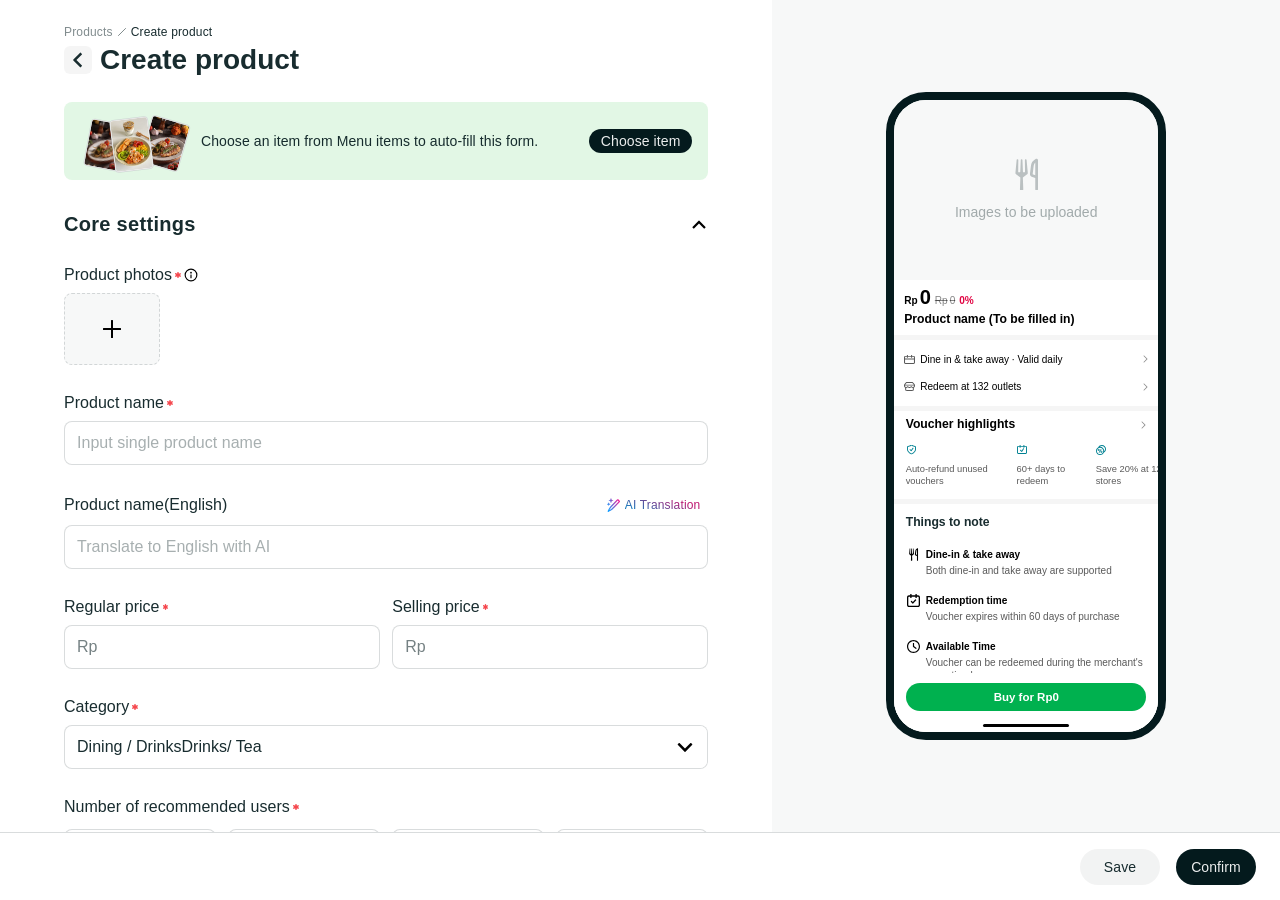
<file: demos/create-product-preview/index.html>
<!DOCTYPE html>
<html lang="zh-CN">
<head>
  <meta charset="UTF-8" />
  <meta name="viewport" content="width=device-width, initial-scale=1.0" />
  <title>Create product — Real-time Preview Demo</title>
  <meta name="description" content="Interactive demo: merchant form syncs to mobile PDP preview in real time." />
  <meta property="og:title" content="Create Product — Real-time Preview" />
  <meta property="og:description" content="Interactive demo: fill the form on the left and watch the mobile PDP update live." />
  <meta property="og:type" content="website" />
  <meta property="og:url" content="https://liuxiajun003-create.github.io/xiajun-L-Portfolio/demos/create-product-preview/index.html" />
  <meta property="og:image" content="https://liuxiajun003-create.github.io/xiajun-L-Portfolio/assets/case-ttls/realtime-sync-preview-poster.webp" />
  <link rel="stylesheet" href="styles.css?v=20260818-pad64" />
  <style>
    :root {
      --form-width: 100%;
      --form-padding-x: 64px;
    }
    .form-scroll { scrollbar-gutter: auto; }
    .header { padding: 24px var(--form-padding-x); }
    .inline-banner,
    .section {
      max-width: none;
      width: 100%;
    }
  </style>
</head>
<body>
  <div id="app" class="page" aria-live="polite"></div>
  <script src="data.js?v=20260814-hero-icon33"></script>
  <script src="preview-motion.js?v=20260817-beam-focus-soft"></script>
  <script src="preview.js?v=20260814-live-sync"></script>
</body>
</html>
</file>
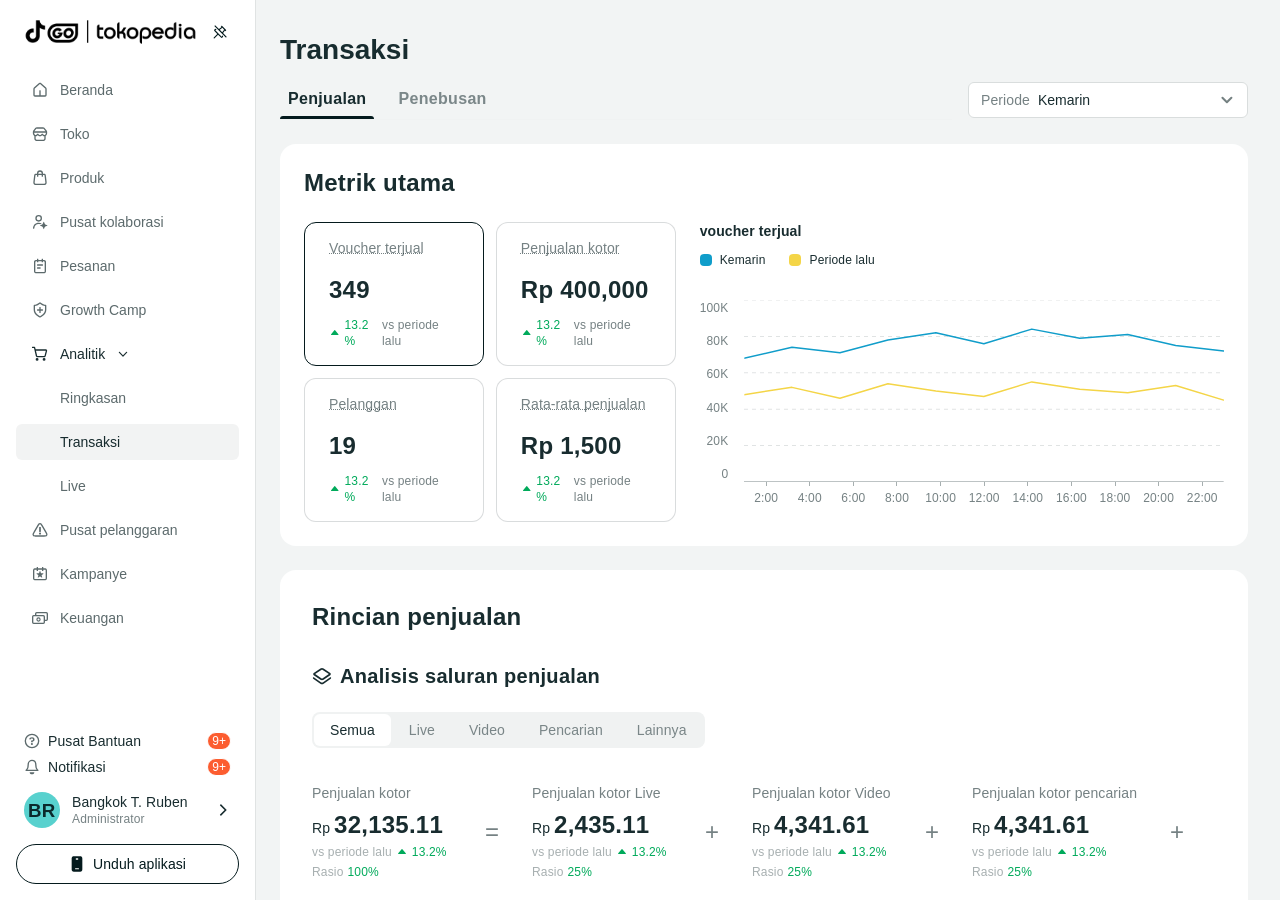
<file: demos/tokopedia-transactions-preview/index.html>
<!doctype html>
<html lang="id">
  <head>
    <meta charset="UTF-8" />
    <meta name="viewport" content="width=device-width, initial-scale=1.0" />
    <title>Transaksi — GO for Business</title>
    <meta name="description" content="Pratinjau dasbor Transaksi Tokopedia GO for Business." />
    <meta property="og:title" content="Transaksi — GO for Business" />
    <meta property="og:description" content="Demo interaktif: analitik transaksi merchant dengan filter periode." />
    <meta property="og:type" content="website" />
    <meta property="og:url" content="https://liuxiajun003-create.github.io/xiajun-L-Portfolio/demos/tokopedia-transactions-preview/index.html" />
    <script type="module" crossorigin src="./assets/index-BVbuUNtk.js?v=20260828-id"></script>
    <link rel="stylesheet" crossorigin href="./assets/index-Bi1jH8WZ.css?v=20260828-id">
  </head>
  <body>
    <div id="root"></div>
  </body>
</html>
</file>
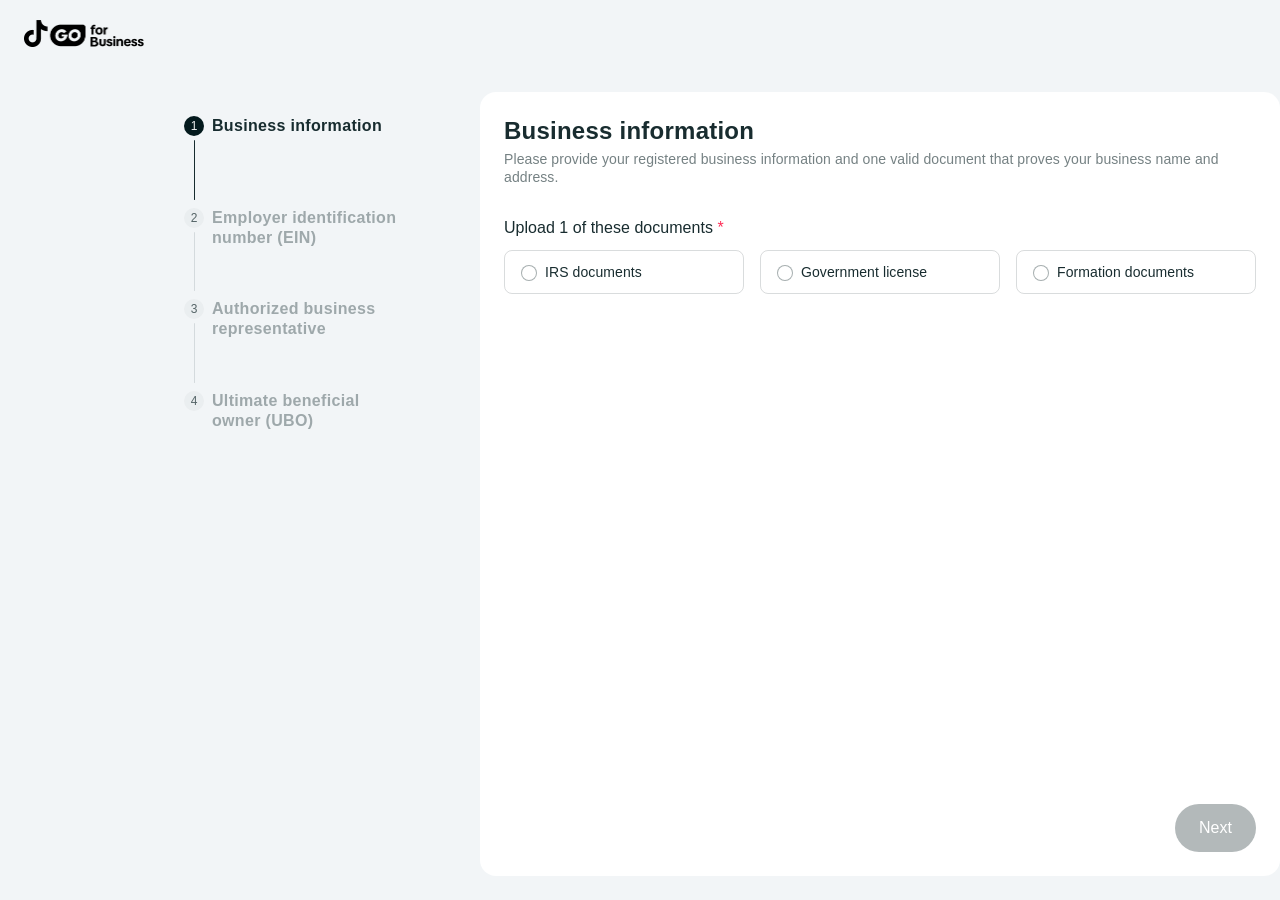
<file: demos/us-dining-kyb-onboarding/index.html>
<!doctype html>
<html lang="en">
  <head>
    <meta charset="UTF-8" />
    <meta name="viewport" content="width=device-width, initial-scale=1.0" />
    <title>US Dining Merchant Onboarding</title>
    <meta name="description" content="US dining merchant KYB onboarding demo." />
    <meta property="og:title" content="US Dining Merchant Onboarding" />
    <meta property="og:description" content="Interactive demo: complete the 4-step US dining merchant KYB onboarding flow." />
    <meta property="og:type" content="website" />
    <meta property="og:url" content="https://liuxiajun003-create.github.io/xiajun-L-Portfolio/demos/us-dining-kyb-onboarding/index.html" />
    <script type="module" crossorigin src="./assets/index-DqZcot3-.js?v=20260820-filecard"></script>
    <link rel="stylesheet" crossorigin href="./assets/index-B_BBLKGQ.css?v=20260820-filecard">
  </head>
  <body>
    <div id="root"></div>
  </body>
</html>
</file>
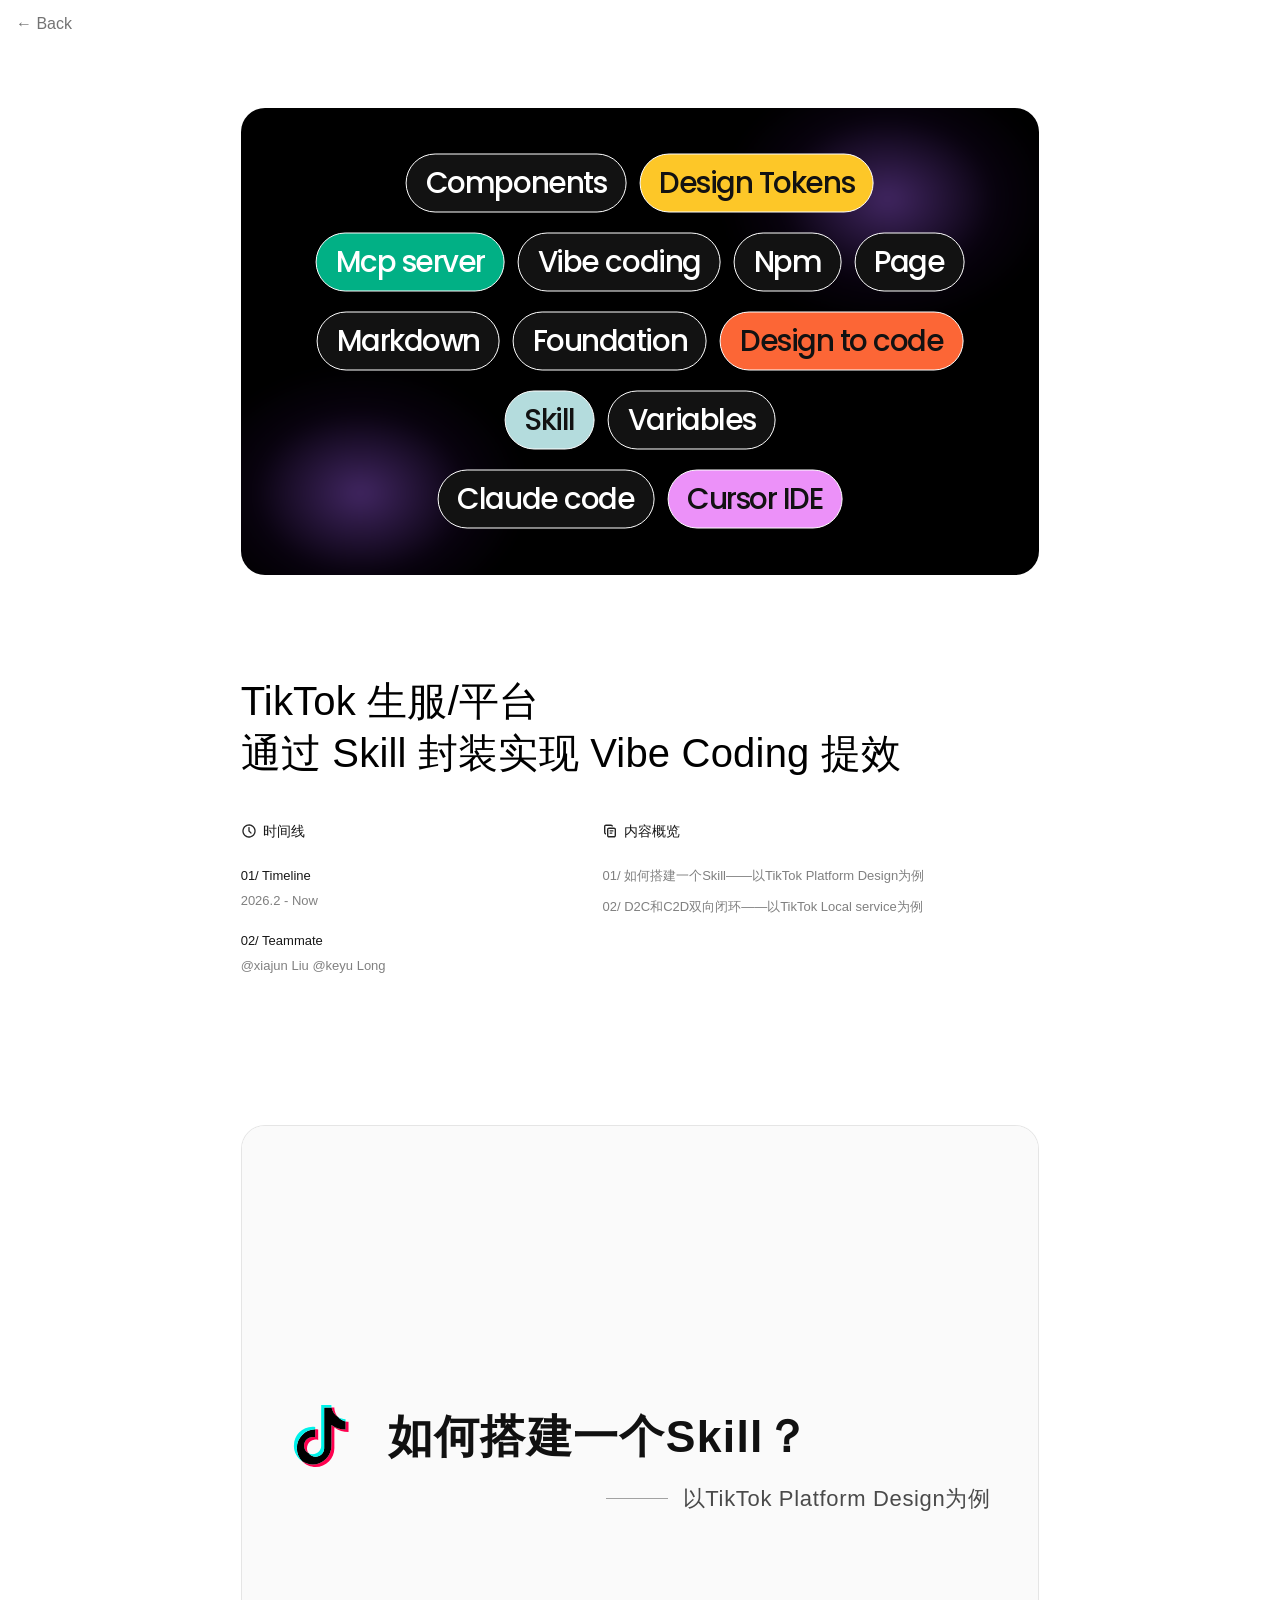
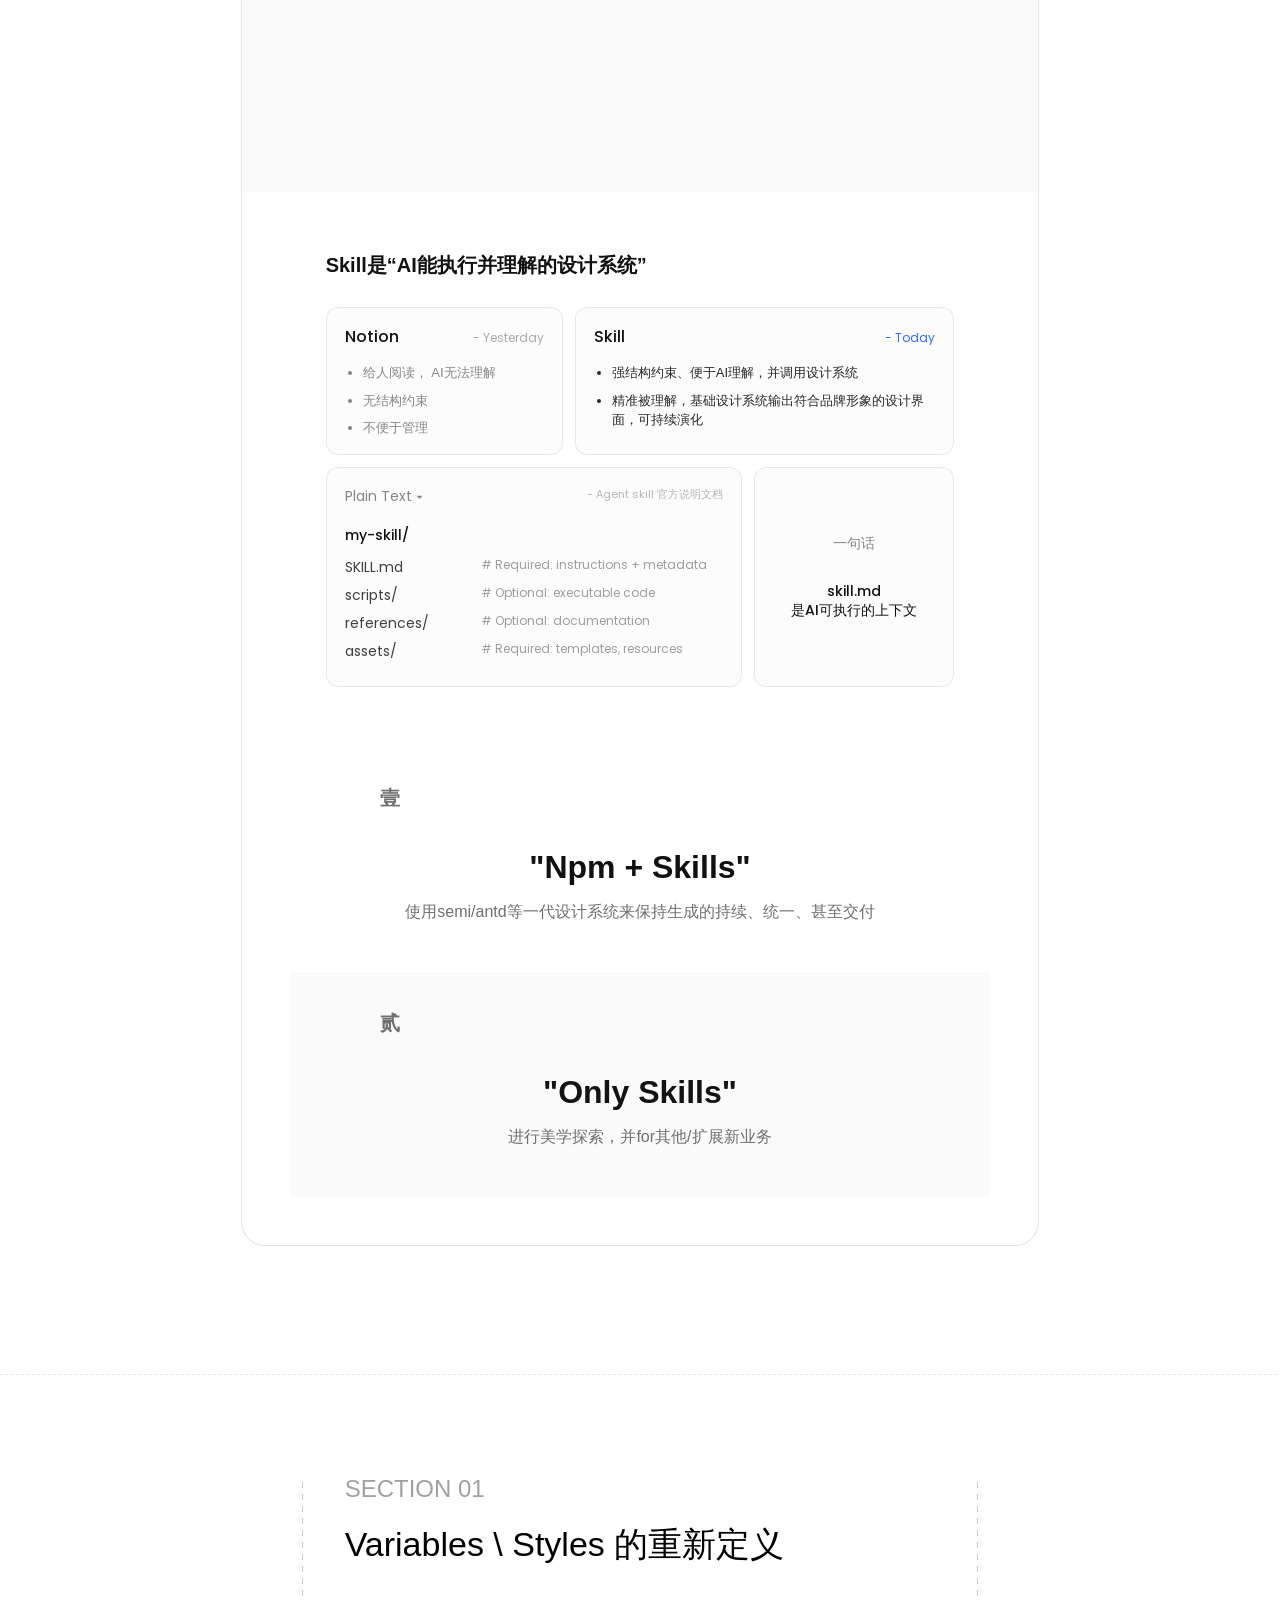
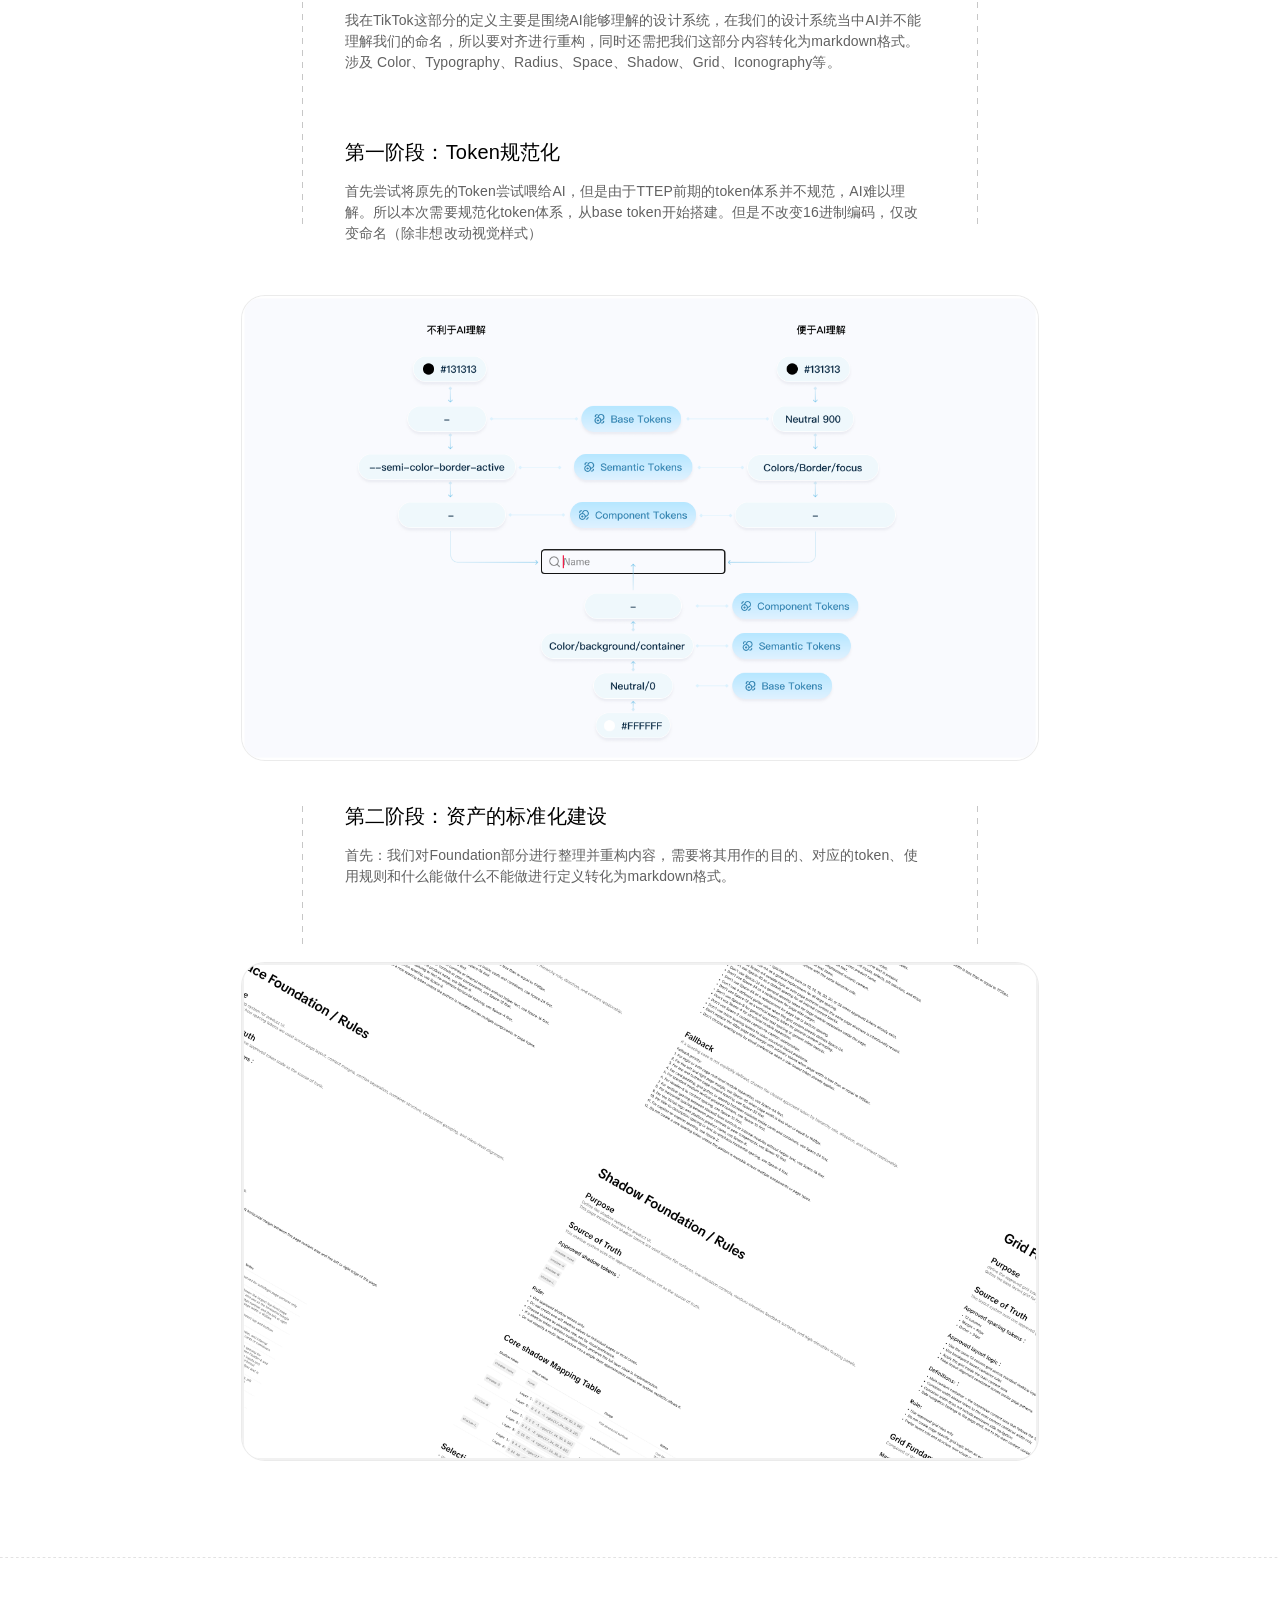
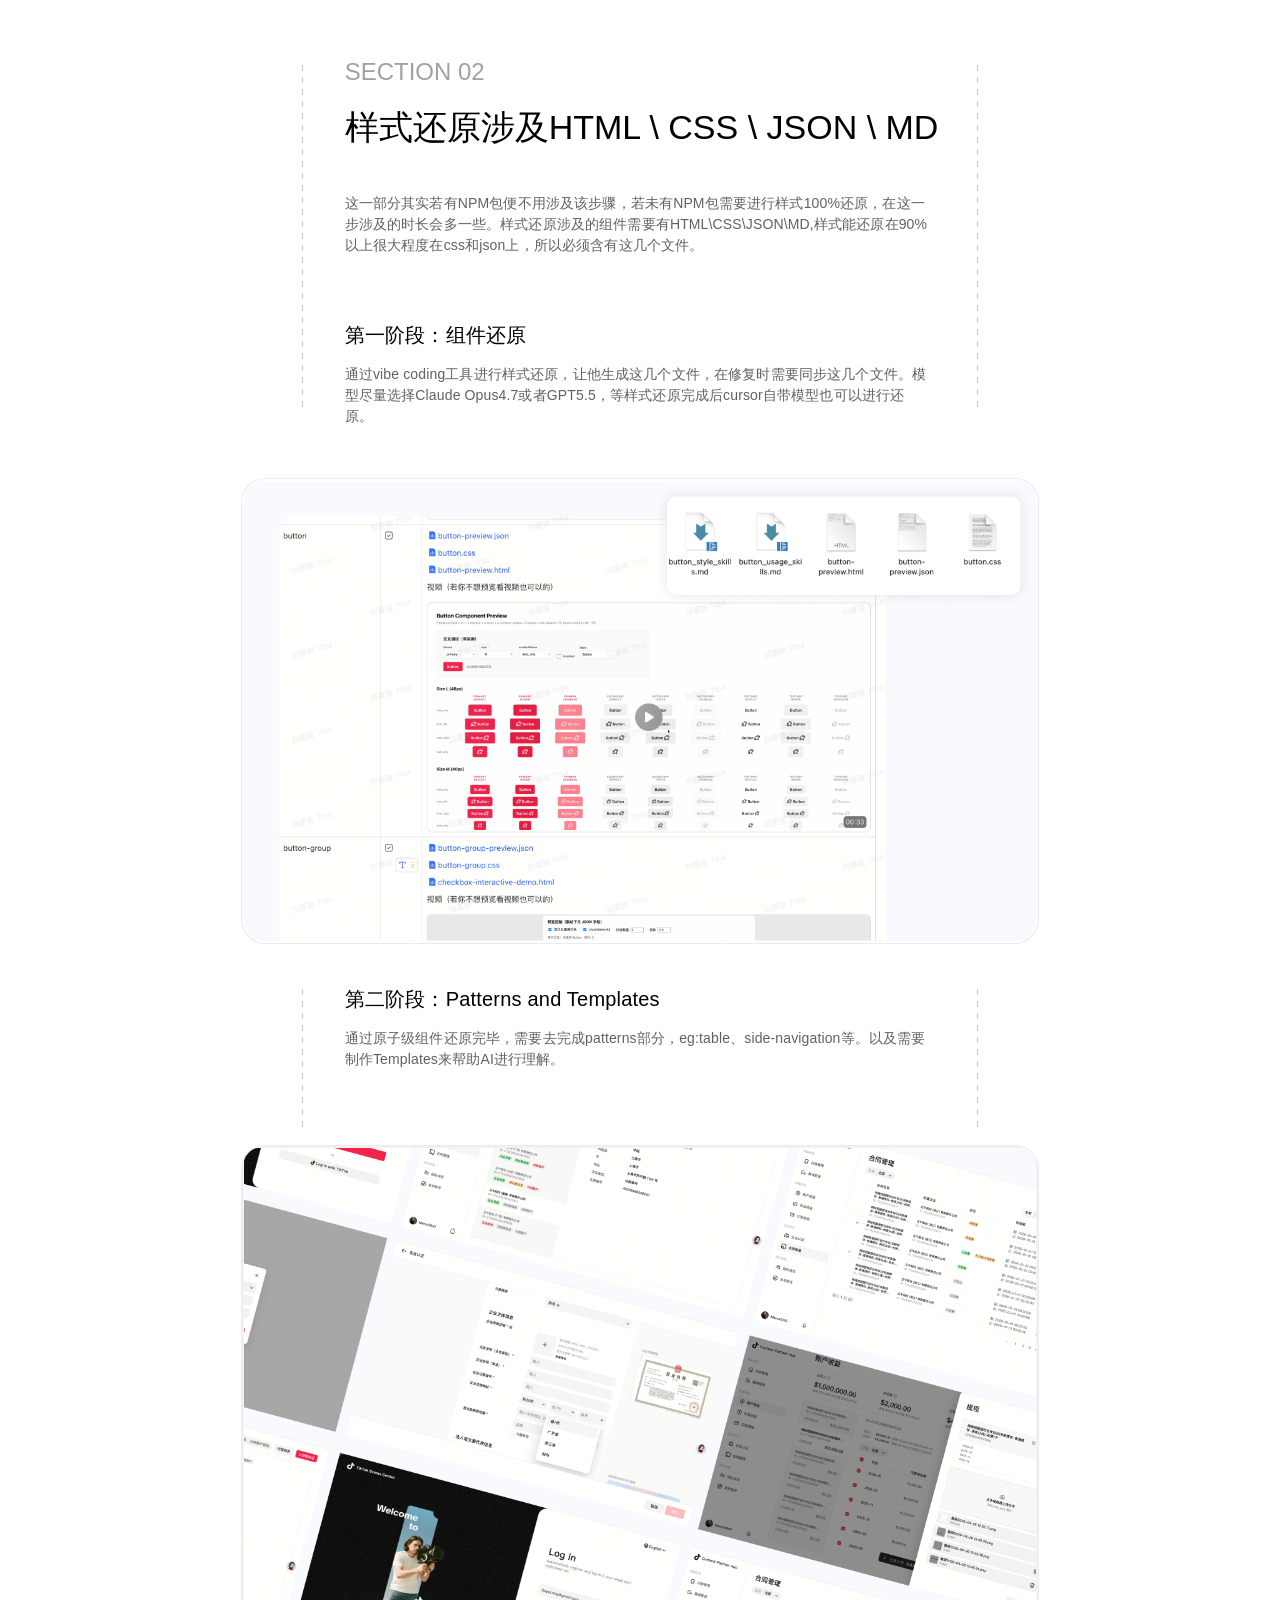
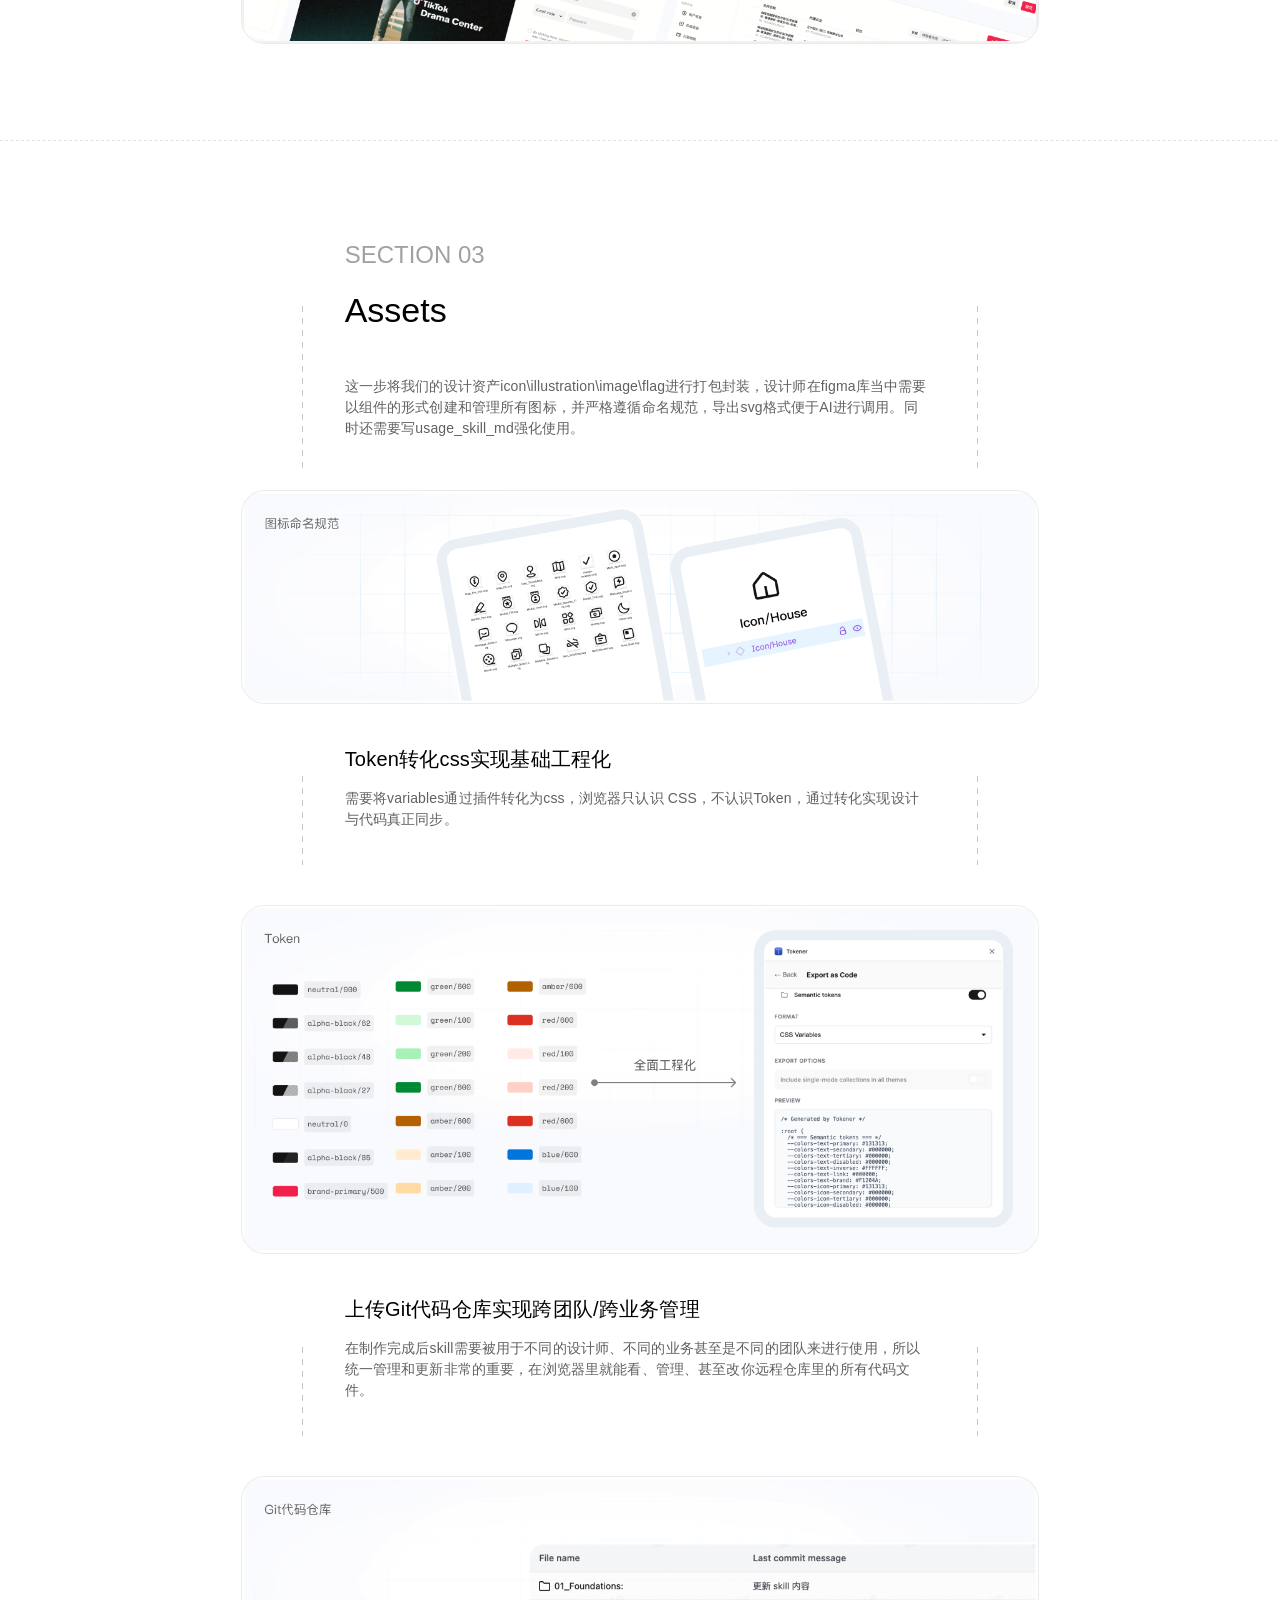
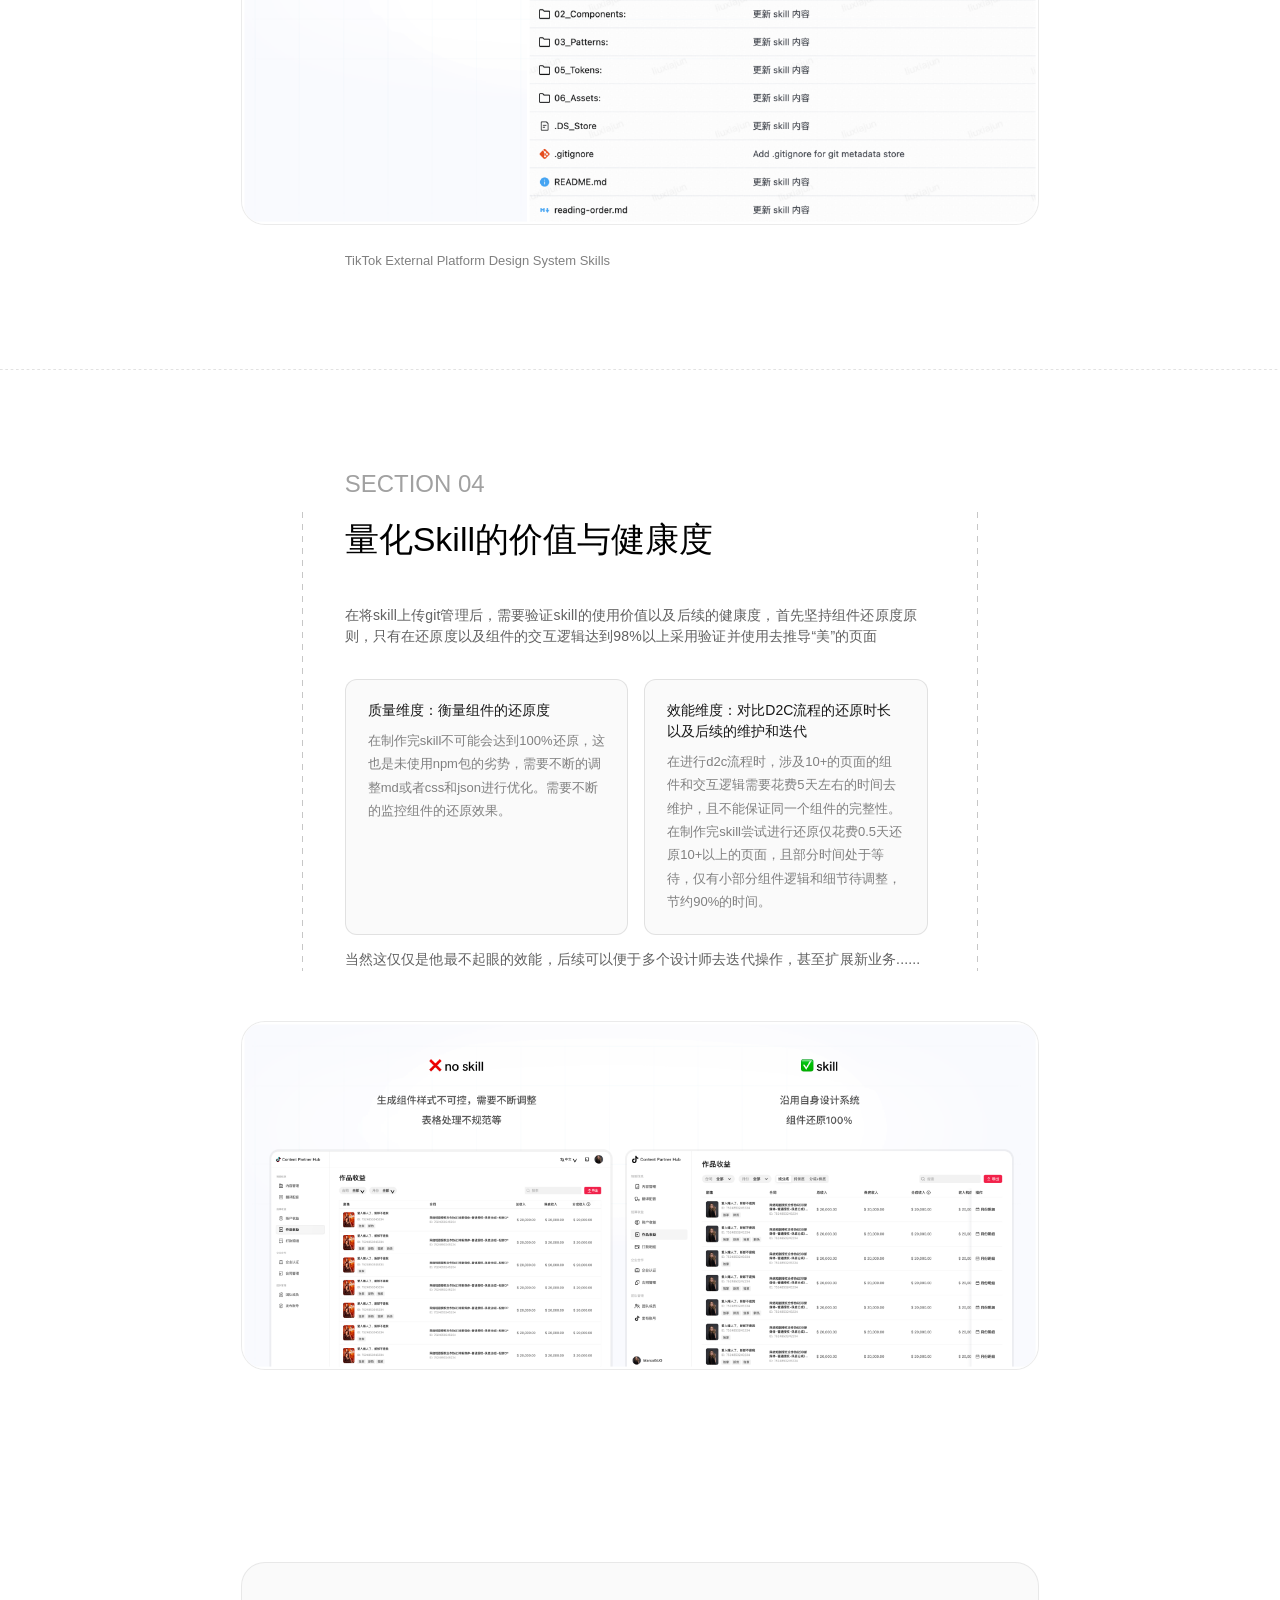
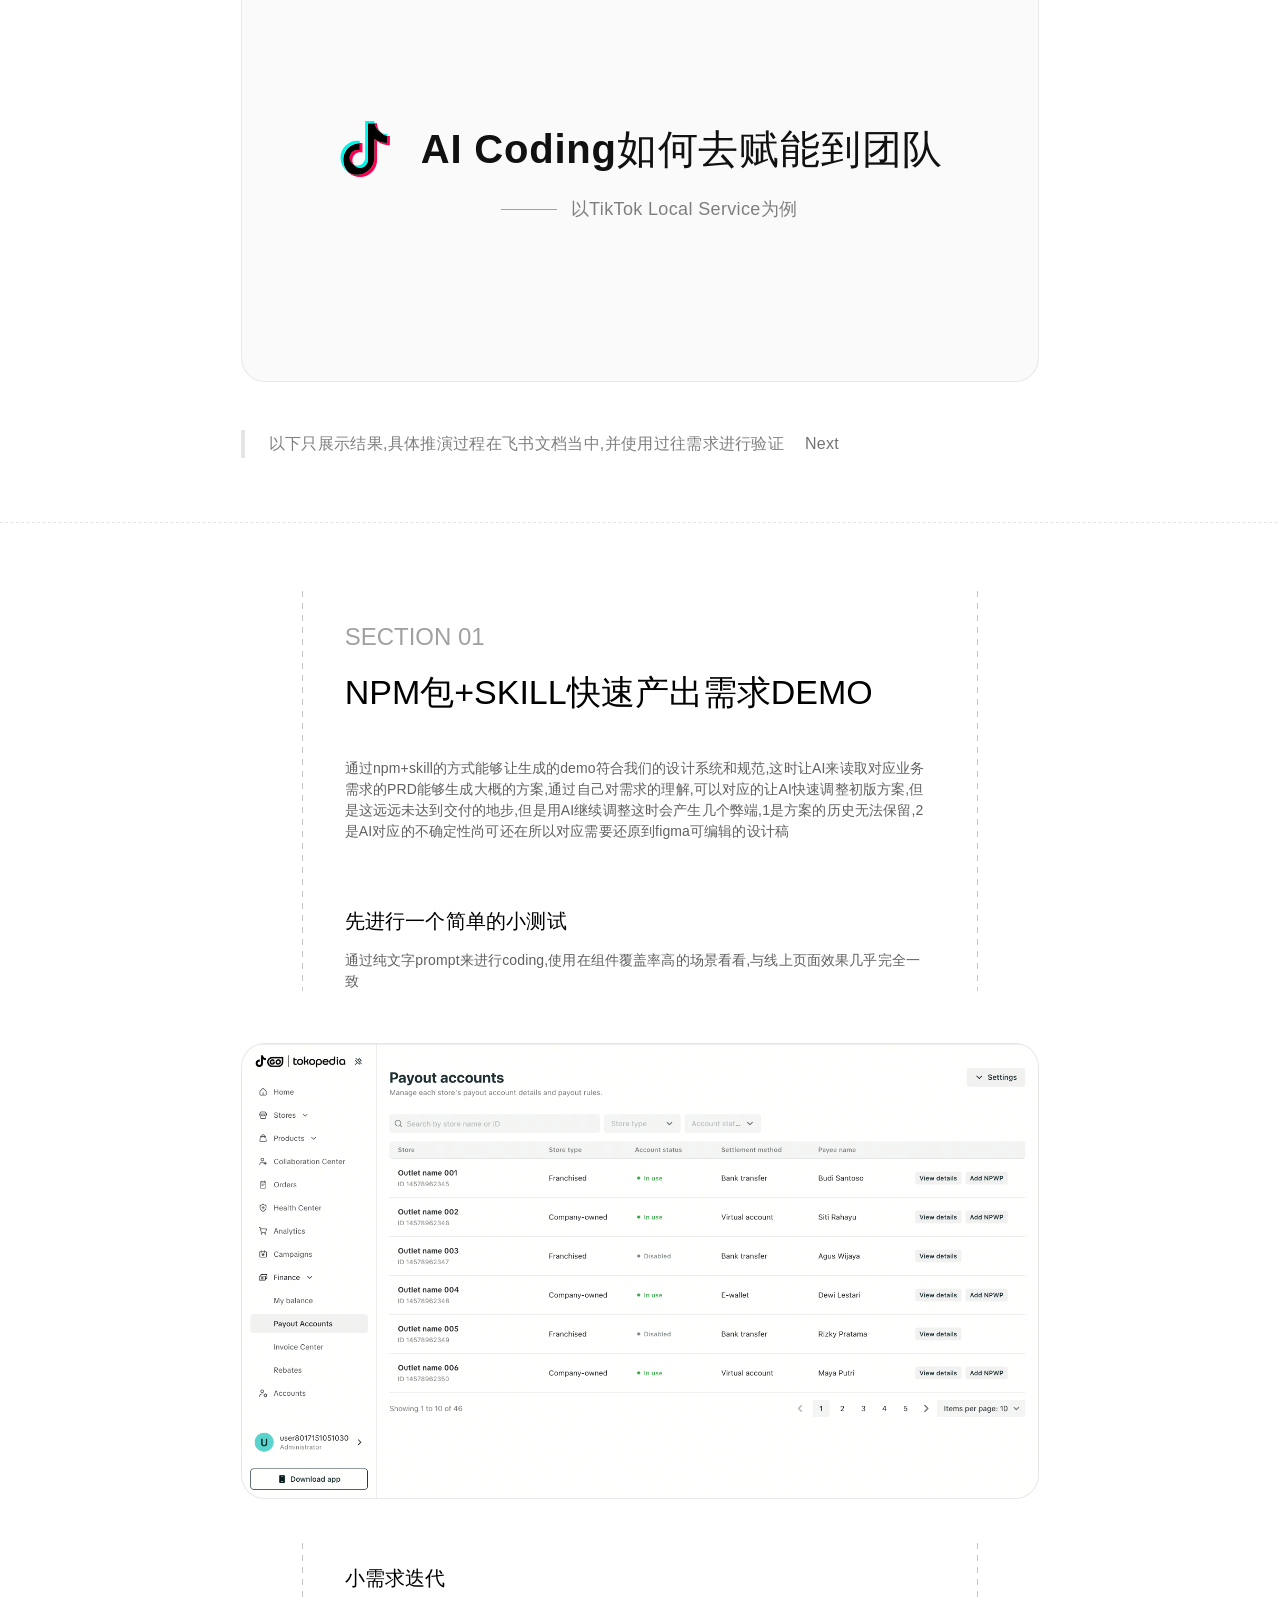
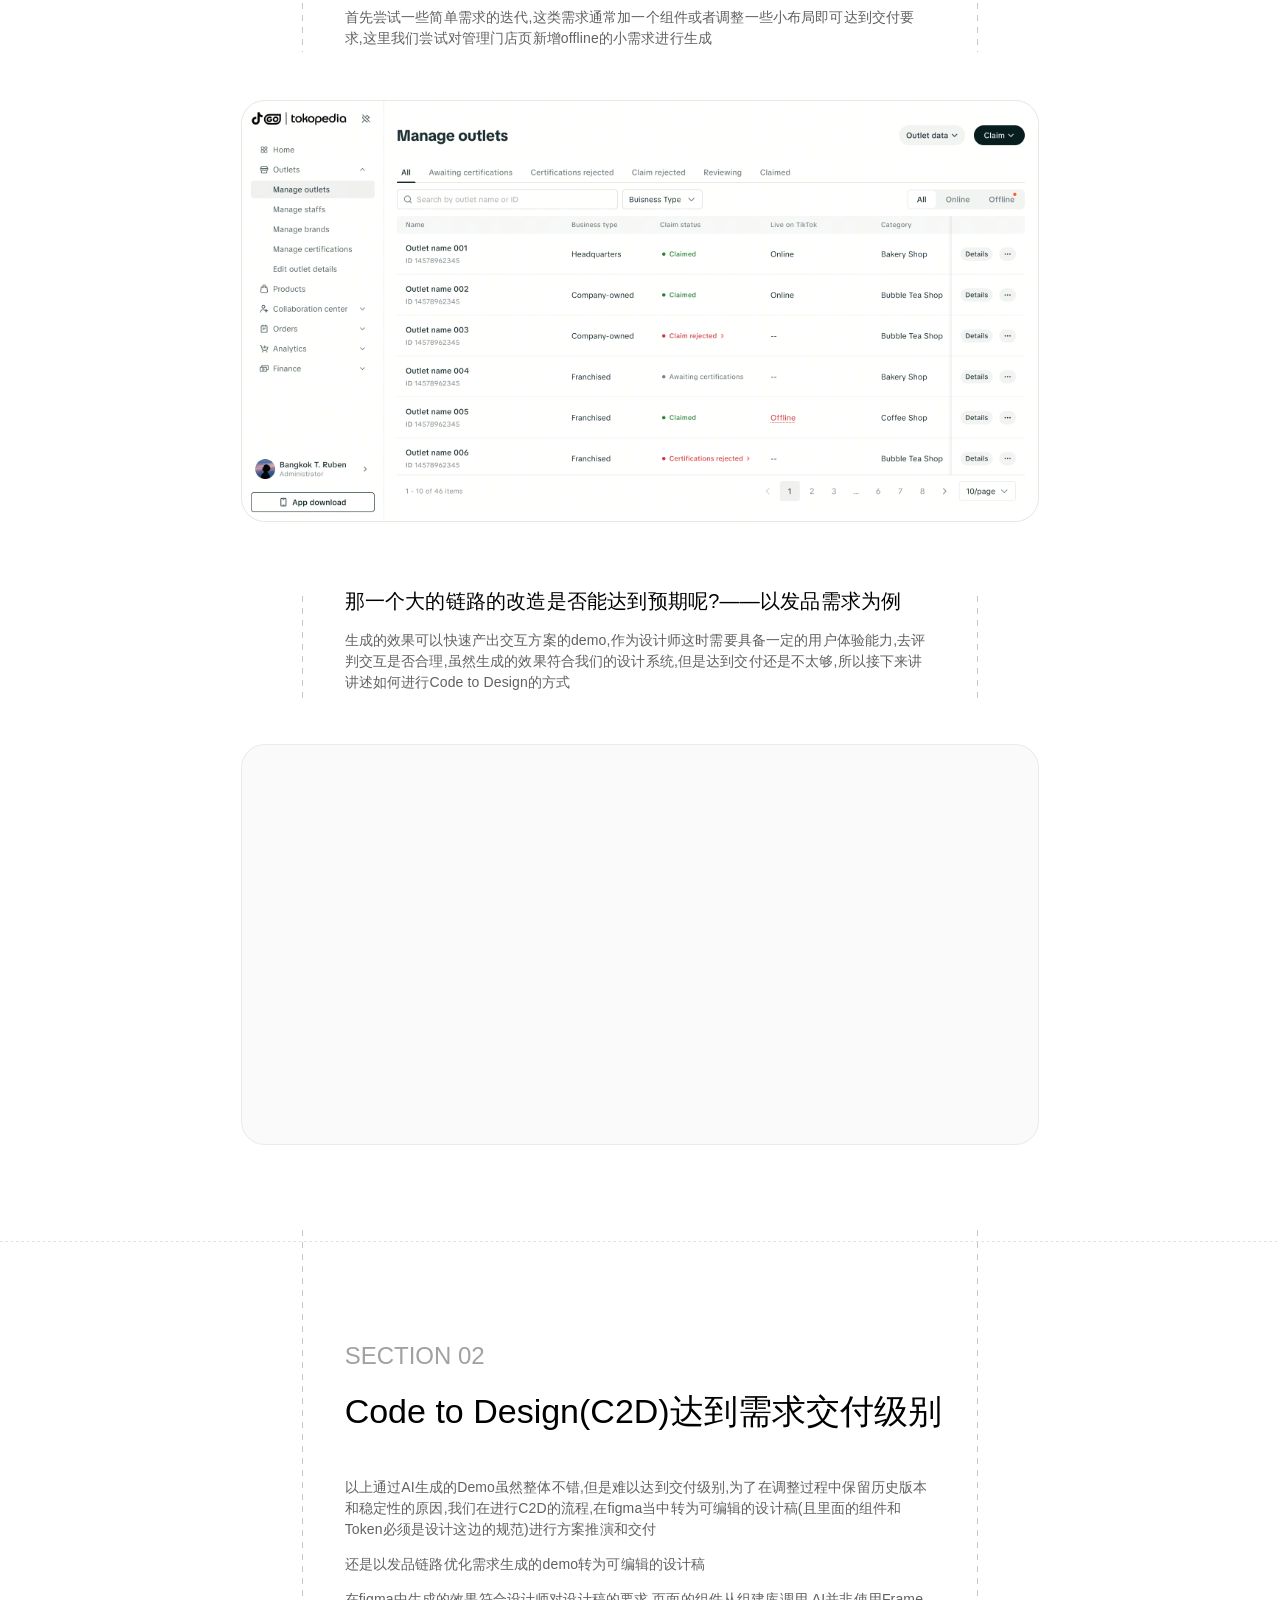
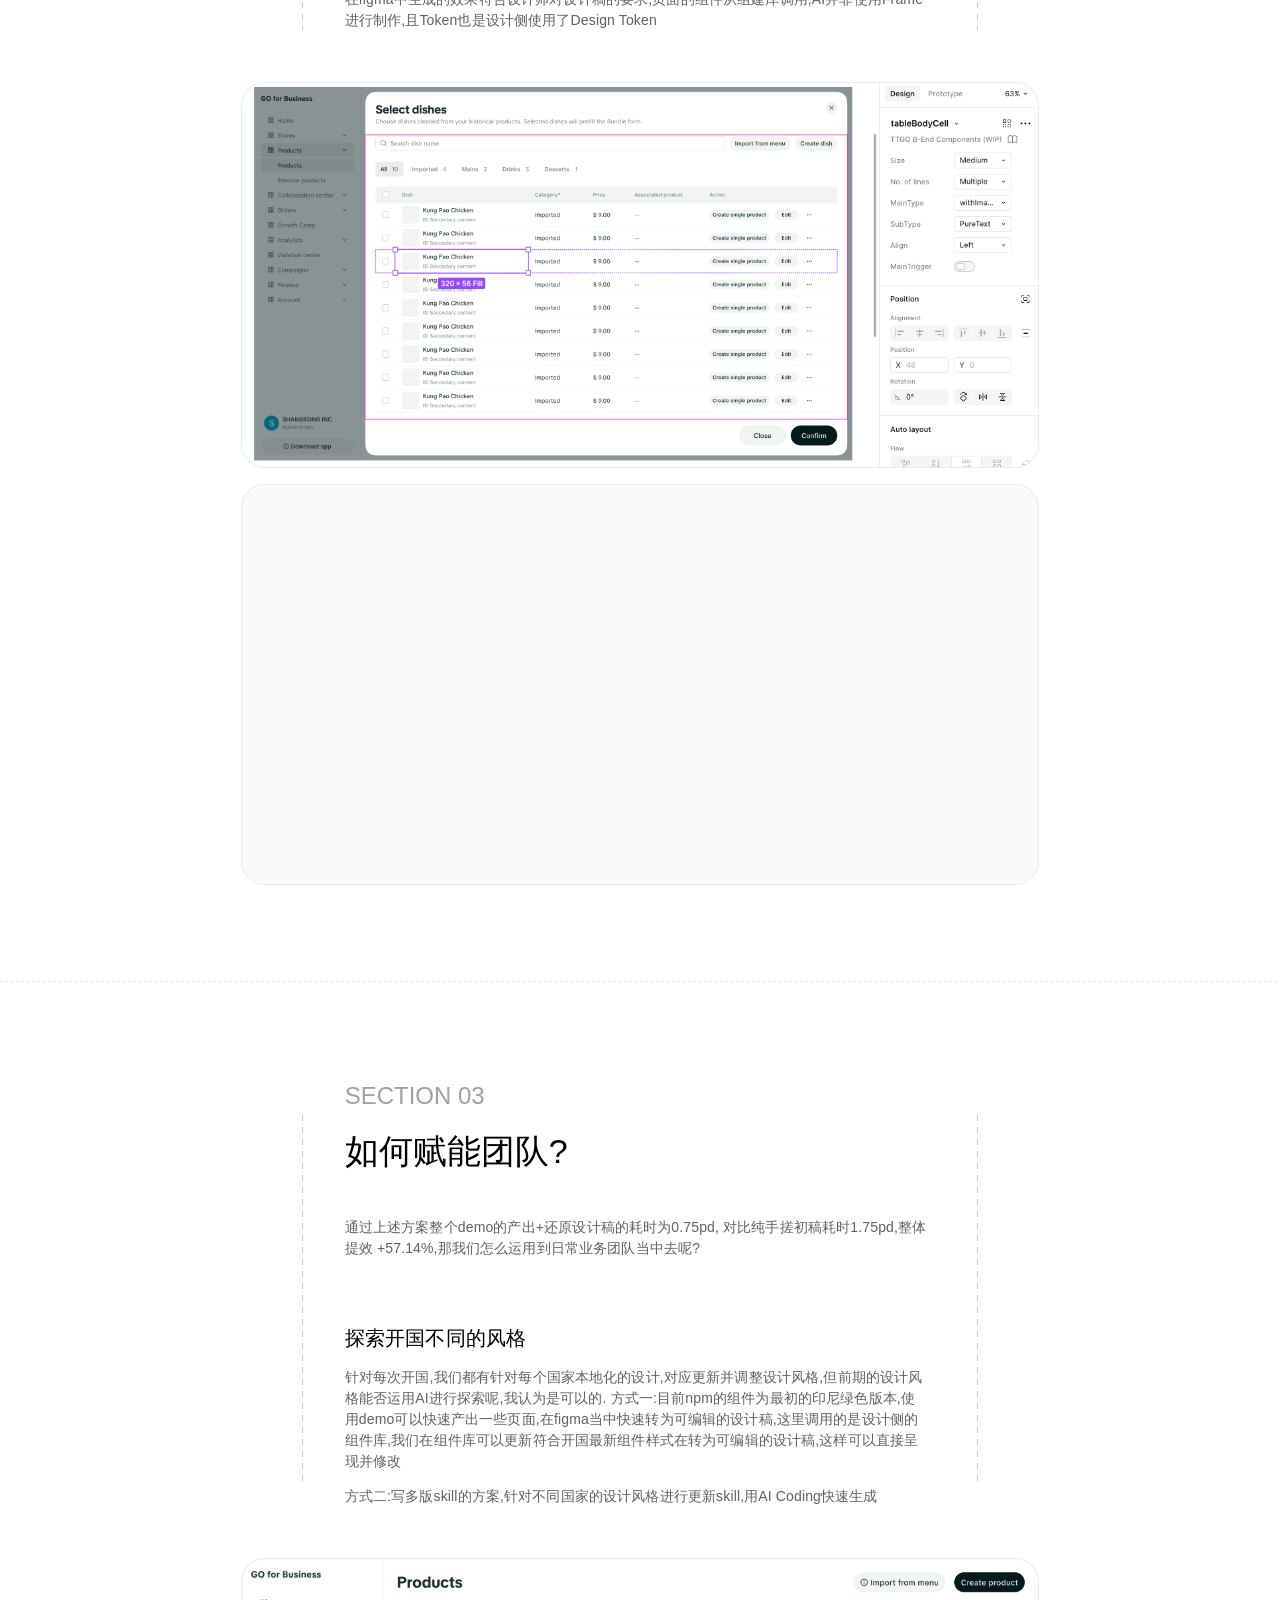
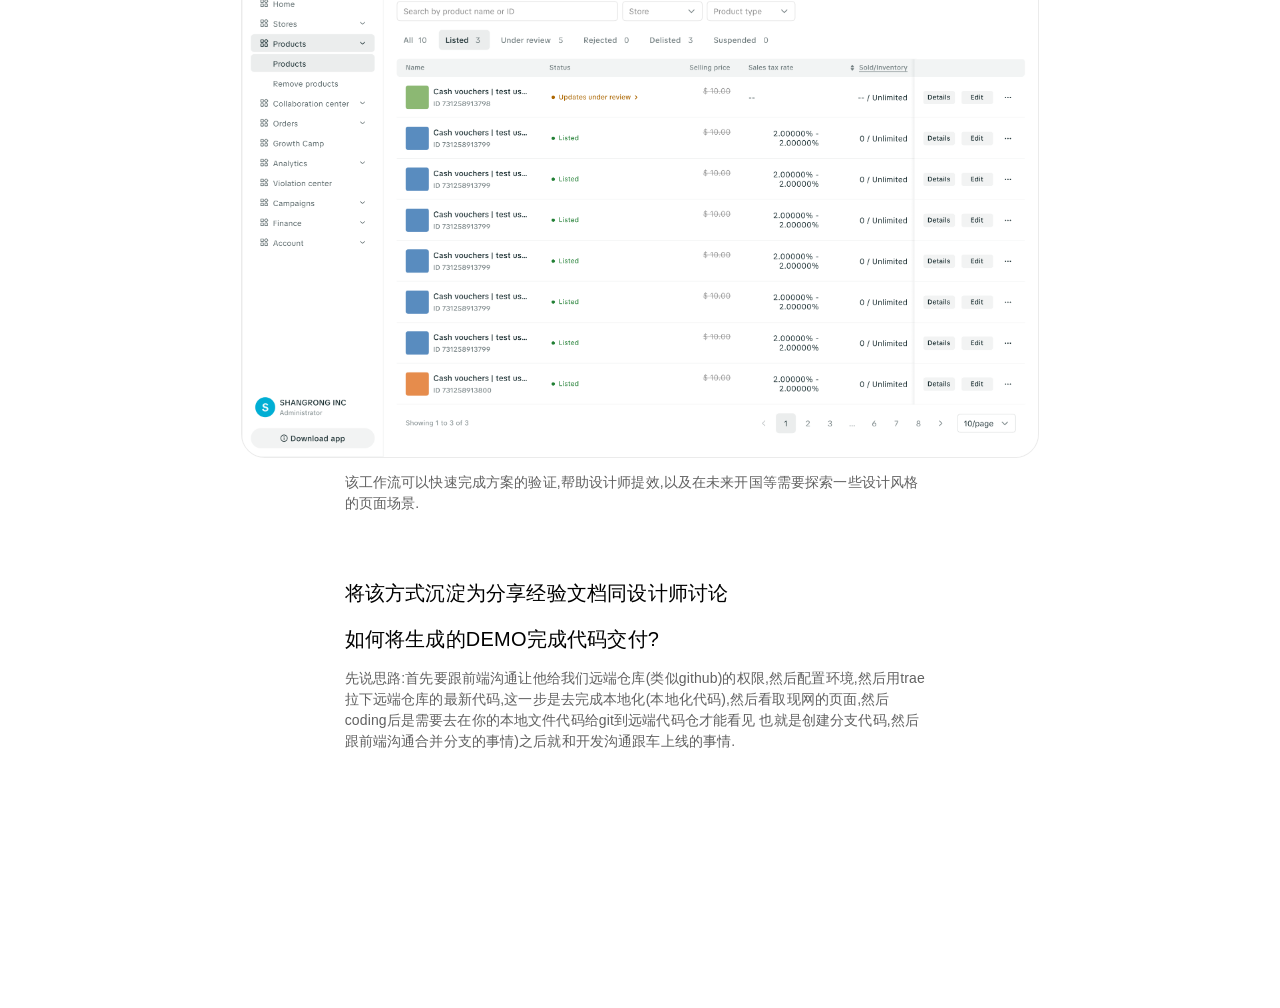
<file: ai-coding.html>
<!DOCTYPE html>
<html lang="zh-CN">
<head>
  <meta charset="UTF-8" />
  <meta name="viewport" content="width=device-width, initial-scale=1.0" />
  <title>AI Coding — TikTok 生服/平台</title>
  <link rel="icon" href="./assets/favicon.jpg" type="image/jpeg" />
  <link rel="preconnect" href="https://fonts.googleapis.com" />
  <link rel="preconnect" href="https://fonts.gstatic.com" crossorigin />
  <link href="https://fonts.googleapis.com/css2?family=Poppins:wght@500&display=swap" rel="stylesheet" />
  <style>
    * { box-sizing: border-box; margin: 0; padding: 0; }

    html, body {
      background: #fff;
      color: #111;
      font-family: "PingFang SC", -apple-system, BlinkMacSystemFont, "Segoe UI", sans-serif;
      -webkit-font-smoothing: antialiased;
      overflow-x: hidden;
    }

    .back {
      position: fixed;
      top: 16px;
      left: 16px;
      z-index: 20;
      color: rgba(0, 0, 0, 0.55);
      font-size: 16px;
      line-height: 1;
      text-decoration: none;
    }

    .back:hover { color: #000; }

    .page {
      --art: 1920;
      width: min(100%, 1920px);
      margin: 0 auto;
      padding: 108px 108px 160px;
    }

    @media (max-width: 860px) {
      .page { padding: 72px 24px 96px; }
    }

    /* Tag cloud hero — Figma 341:100102 */
    .aic-banner {
      --art: 1920;
      margin-left: -108px;
      margin-right: -108px;
      width: calc(100% + 216px);
      box-sizing: border-box;
    }

    .aic-banner__panel {
      position: relative;
      /* 与 .skill-panel__inner 同宽同左缘：x=361 w=1198 */
      margin-left: calc(361 / var(--art) * 100%);
      width: calc(1198 / var(--art) * 100%);
      max-width: 1198px;
      aspect-ratio: 1198 / 700;
      border-radius: 24px;
      overflow: hidden;
      background: #000;
      box-sizing: border-box;
    }

    .aic-banner__glow {
      position: absolute;
      pointer-events: none;
      width: 28%;
      height: 30%;
      background: radial-gradient(ellipse at center, rgba(120, 70, 180, 0.55) 0%, rgba(40, 10, 70, 0.2) 45%, transparent 70%);
      filter: blur(8px);
    }

    .aic-banner__glow--tr {
      right: -2%;
      top: -8%;
      width: 42%;
      height: 55%;
    }

    .aic-banner__glow--bl {
      left: -6%;
      bottom: -10%;
      width: 42%;
      height: 55%;
    }

    .aic-banner__tags {
      position: absolute;
      left: 50%;
      top: 50%;
      transform: translate(-50%, -50%);
      width: min(764px, 88%);
      display: flex;
      flex-direction: column;
      align-items: center;
      gap: 20px;
    }

    .aic-tag-row {
      display: flex;
      align-items: center;
      justify-content: center;
      gap: 13px;
      flex-wrap: wrap;
    }

    .aic-tag {
      display: inline-flex;
      align-items: center;
      justify-content: center;
      height: 59px;
      padding: 8px 19px 10px;
      border-radius: 999px;
      border: 1px solid #fff;
      font-family: "Poppins", "PingFang SC", sans-serif;
      font-weight: 500;
      font-size: clamp(18px, 2.3vw, 33px);
      line-height: 1.2;
      letter-spacing: -0.05em;
      white-space: nowrap;
      box-sizing: border-box;
    }

    .aic-tag--outline {
      background: #121212;
      color: #fff;
    }

    .aic-tag--yellow { background: #fdc728; color: #121212; }
    .aic-tag--teal { background: #01b085; color: #fff; }
    .aic-tag--orange { background: #fc6636; color: #121212; }
    .aic-tag--mint { background: #b4dcdd; color: #121212; }
    .aic-tag--pink { background: #ec91f9; color: #121212; }

    /* Meta intro — Figma 341:100215 */
    .aic-meta {
      --art: 1920;
      margin-top: 100px;
      margin-left: -108px;
      margin-right: -108px;
      width: calc(100% + 216px);
      box-sizing: border-box;
    }

    .aic-meta__inner {
      /* 与 banner / skill-panel 左缘对齐 */
      margin-left: calc(361 / var(--art) * 100%);
      width: calc(1198 / var(--art) * 100%);
      max-width: 1198px;
      display: flex;
      flex-direction: column;
      align-items: flex-start;
      gap: 40px;
    }

    /* 排版参考 xyf.design/baidu-ds：标题 40/500；分组标题 14/#171717；正文 13/#808080 */
    .aic-meta__title {
      font-weight: 500;
      font-size: 40px;
      line-height: 1.3;
      letter-spacing: 0.2px;
      color: #000;
    }

    .aic-meta__cols {
      display: flex;
      flex-direction: row;
      align-items: flex-start;
      gap: clamp(48px, 8.3vw, 159px);
      width: 100%;
      flex-wrap: nowrap;
    }

    .aic-meta__col {
      display: flex;
      flex-direction: column;
      align-items: flex-start;
      gap: 20px;
      min-width: 0;
    }

    .aic-meta__col--timeline {
      flex: 0 0 auto;
      width: min(374px, 32%);
    }

    .aic-meta__col--toc {
      flex: 1 1 auto;
      width: auto;
    }

    .aic-meta__label {
      display: flex;
      align-items: center;
      gap: 6px;
    }

    .aic-meta__label img {
      width: 16px;
      height: 16px;
      display: block;
      opacity: 0.85;
    }

    .aic-meta__label span {
      font-weight: 400;
      font-size: 14px;
      line-height: 1.8;
      color: #171717;
      white-space: nowrap;
    }

    .aic-meta__stack {
      display: flex;
      flex-direction: column;
      align-items: flex-start;
      gap: 16px;
    }

    .aic-meta__item {
      display: flex;
      flex-direction: column;
      align-items: flex-start;
      gap: 2px;
    }

    .aic-meta__item strong {
      font-weight: 400;
      font-size: 13px;
      line-height: 1.8;
      color: #171717;
    }

    .aic-meta__item ul {
      margin: 0;
      padding-left: 0;
      list-style: none;
      font-weight: 400;
      font-size: 13px;
      line-height: 1.8;
      color: #808080;
    }

    .aic-meta__toc {
      display: flex;
      flex-direction: column;
      align-items: flex-start;
      gap: 8px;
      width: 100%;
    }

    .aic-meta__toc p {
      font-weight: 400;
      font-size: 13px;
      line-height: 1.8;
      color: #808080;
    }

    /* Skill build panel — Figma 317:31861 */
    /* Skill 卡：与媒体同宽 x=361 w=1198 */
    .skill-panel {
      --art: 1920;
      margin-top: 148px;
      margin-bottom: 128px;
      margin-left: -108px;
      margin-right: -108px;
      width: calc(100% + 216px);
      max-width: none;
      padding: 0;
      border: none;
      background: transparent;
      display: block;
      box-sizing: border-box;
    }

    .skill-panel__inner {
      margin-left: calc(361 / var(--art) * 100%);
      width: calc(1198 / var(--art) * 100%);
      max-width: 1198px;
      border: 1px solid rgba(0, 0, 0, 0.1);
      border-radius: 24px;
      padding: 48px;
      display: flex;
      flex-direction: column;
      gap: 24px;
      background: #fff;
      box-sizing: border-box;
    }

    .skill-hero {
      background: #fafafa;
      color: #111;
      display: flex;
      align-items: center;
      justify-content: center;
      margin: -48px -48px 0;
      padding: 279px 48px;
      min-height: 666px;
      border-radius: 23px 23px 0 0;
      box-sizing: border-box;
    }

    .skill-hero__inner {
      position: relative;
      width: 715px;
      max-width: 100%;
      height: 108px;
    }

    .skill-hero__title-row {
      display: flex;
      align-items: center;
      gap: 36px;
    }

    .skill-hero__logo {
      width: 62px;
      height: 62px;
      flex-shrink: 0;
      display: block;
    }

    .skill-hero-title {
      font-weight: 600;
      font-size: 44.5px;
      line-height: 57px;
      letter-spacing: 1.33px;
      color: #111;
      margin: 0;
      white-space: nowrap;
    }

    .skill-hero-sub {
      position: absolute;
      left: 316px;
      top: 80px;
      display: flex;
      align-items: center;
      gap: 15px;
      opacity: 0.7;
      font-size: 22px;
      font-weight: 400;
      line-height: 27px;
      letter-spacing: 0.67px;
      color: #000;
      white-space: nowrap;
    }

    .skill-hero-sub .bar {
      width: 62px;
      height: 1px;
      background: #000;
      opacity: 0.5;
      flex-shrink: 0;
    }

    .skill-compare {
      background: #fff;
      color: #111;
      padding: 36px;
      overflow: hidden;
    }

    .skill-compare h3 {
      font-weight: 600;
      font-size: 20px;
      margin-bottom: 28px;
    }

    .compare-grid {
      display: grid;
      grid-template-columns: minmax(0, 1fr) minmax(0, 1.6fr);
      gap: 12px;
      margin-bottom: 12px;
    }

    .compare-card {
      border: 1px solid rgba(0, 0, 0, 0.08);
      border-radius: 12px;
      padding: 16px 18px;
      background: rgba(0, 0, 0, 0.01);
    }

    .compare-card header {
      display: flex;
      justify-content: space-between;
      align-items: baseline;
      margin-bottom: 14px;
    }

    .compare-card header strong {
      font-family: Poppins, "PingFang SC", sans-serif;
      font-weight: 500;
      font-size: 16px;
    }

    .compare-card header span {
      font-family: Poppins, "PingFang SC", sans-serif;
      font-size: 12px;
      opacity: 0.35;
    }

    .compare-card--today header span {
      opacity: 1;
      color: #2f6bff;
    }

    .compare-card ul {
      list-style: disc;
      padding-left: 18px;
      display: flex;
      flex-direction: column;
      gap: 8px;
      font-size: 13px;
      line-height: 1.5;
    }

    .compare-card--notion ul { opacity: 0.5; }
    .compare-card--today ul { opacity: 0.9; }

    .folder-row {
      display: grid;
      grid-template-columns: minmax(0, 1fr) 200px;
      gap: 12px;
    }

    .folder-card,
    .one-liner {
      border: 1px solid rgba(0, 0, 0, 0.08);
      border-radius: 12px;
      background: rgba(0, 0, 0, 0.01);
      padding: 18px;
      min-height: 220px;
    }

    .folder-meta {
      display: flex;
      justify-content: space-between;
      opacity: 0.5;
      font-family: Poppins, "PingFang SC", sans-serif;
      font-size: 14px;
      margin-bottom: 14px;
    }

    .folder-meta .hint { font-size: 11px; opacity: 0.6; }

    .folder-tree {
      font-family: Poppins, "SF Mono", Menlo, monospace;
      font-size: 14px;
      line-height: 2;
    }

    .folder-tree .root { font-weight: 500; margin-bottom: 4px; }

    .folder-tree .row {
      display: grid;
      grid-template-columns: 120px 1fr;
      gap: 16px;
      opacity: 0.8;
    }

    .folder-tree .row .note {
      font-size: 12px;
      opacity: 0.5;
      font-family: Poppins, "PingFang SC", sans-serif;
    }

    .one-liner {
      display: flex;
      flex-direction: column;
      align-items: center;
      justify-content: center;
      text-align: center;
      gap: 28px;
    }

    .one-liner .label {
      opacity: 0.5;
      font-family: Poppins, "PingFang SC", sans-serif;
      font-size: 14px;
    }

    .one-liner .value {
      font-family: Poppins, "PingFang SC", sans-serif;
      font-weight: 500;
      font-size: 14px;
      line-height: 1.4;
    }

    .path-cards {
      display: grid;
      grid-template-columns: 1fr;
      color: #111;
    }

    .path-card {
      padding: 36px 28px 48px;
      text-align: center;
      background: #fff;
    }

    .path-card:nth-child(2) {
      background: #fafafa;
      color: #131313;
    }

    .path-card .num {
      font-weight: 600;
      font-size: 20px;
      text-align: left;
      margin-bottom: 36px;
    }

    .path-card h4 {
      font-weight: 600;
      font-size: 32px;
      margin-bottom: 14px;
    }

    .path-card p {
      font-size: 16px;
      line-height: 1.5;
      opacity: 0.6;
      max-width: 520px;
      margin: 0 auto;
    }

    /* Sections — 宽度体系对齐 ttls-product.html
       媒体 x=361 w=1198；虚线左右 inset 92；标题/正文 x=517 w=875 */
    .section {
      --art: 1920;
      position: relative;
      margin-left: -108px;
      margin-right: -108px;
      width: calc(100% + 216px);
      max-width: none;
      padding-bottom: 96px;
      box-sizing: border-box;
    }

    .section-rule {
      position: relative;
      margin-left: 0;
      width: 100%;
      height: 1px;
      pointer-events: none;
    }

    .section-rule img {
      display: block;
      width: 100%;
      height: 1px;
      object-fit: fill;
    }

    /* Section 文案参考 xyf.design/baidu-ds：label 24/#a1a1a1；title 34/500；body 14/#616161 */
    .part-heading {
      margin-top: 96px;
      margin-left: calc(517 / var(--art) * 100%);
      width: calc(900 / var(--art) * 100%);
      max-width: 900px;
      display: flex;
      flex-direction: column;
      align-items: flex-start;
      gap: 12px;
      color: #000;
    }

    .part-heading .part-label {
      font-weight: 400;
      font-size: 24px;
      line-height: 1.5;
      color: #a1a1a1;
      width: 100%;
    }

    .part-heading .part-title {
      font-weight: 500;
      font-size: 34px;
      line-height: 1.5;
      color: #000;
      width: 100%;
    }

    .part-heading--wide {
      width: max-content;
      max-width: calc(100% - 517 / var(--art) * 100%);
    }

    .part-heading--wide .part-title {
      width: auto;
      white-space: nowrap;
    }

    .part-body {
      margin-top: 40px;
      margin-left: calc(517 / var(--art) * 100%);
      width: calc(875 / var(--art) * 100%);
      max-width: 875px;
      display: flex;
      flex-direction: column;
      gap: 14px;
      font-weight: 400;
      font-size: 14px;
      line-height: 1.5;
      letter-spacing: 0.01em;
      color: #616161;
    }

    .part-body--single { gap: 14px; }

    .media-rail-stage {
      position: relative;
      margin-top: 51px;
      margin-left: calc(361 / var(--art) * 100%);
      width: calc(1198 / var(--art) * 100%);
      max-width: 1198px;
    }

    /* 连续媒体紧挨：去掉多余空隙与上延竖线 */
    .media-rail-stage + .media-rail-stage {
      margin-top: 16px;
    }

    .media-frame {
      width: 100%;
      border-radius: 24px;
      overflow: hidden;
      background: #f5f5f5;
      border: 1px solid rgba(0, 0, 0, 0.06);
    }

    .media-frame img,
    .media-frame video {
      display: block;
      width: 100%;
      height: auto;
    }

    .media-frame--light { background: #fafafa; }

    /* 虚线：对齐 ttls-product — 压在媒体上，左右各 inset 92；上延框住文字 */
    .rail {
      position: absolute;
      top: calc(-620 / 700 * 100%);
      width: 1px;
      height: calc(520 / 700 * 100%);
      pointer-events: none;
      z-index: 2;
      background: repeating-linear-gradient(
        to bottom,
        rgba(0, 0, 0, 0.22) 0,
        rgba(0, 0, 0, 0.22) 6px,
        transparent 6px,
        transparent 12px
      );
    }

    .rail--left { left: calc(92 / 1198 * 100%); }
    .rail--right { left: auto; right: calc(92 / 1198 * 100%); }

    .rail--h197 {
      top: calc(-220 / 700 * 100%);
      height: calc(200 / 700 * 100%);
    }
    .rail--h180 {
      top: calc(-260 / 700 * 100%);
      height: calc(180 / 700 * 100%);
    }
    .rail--h328 {
      top: calc(-600 / 700 * 100%);
      height: calc(528 / 700 * 100%);
    }
    .rail--h468 {
      /* 固定高度：避免超高媒体把百分比虚线拉得过长 */
      top: -452px;
      height: 400px;
    }
    .rail--h652 {
      top: calc(-620 / 700 * 100%);
      height: calc(520 / 700 * 100%);
    }
    .rail--h702 {
      top: calc(-1020 / 700 * 100%);
      height: calc(920 / 700 * 100%);
    }
    .rail--h358 {
      top: calc(-400 / 700 * 100%);
      height: calc(300 / 700 * 100%);
    }

    .stage-label {
      margin-top: 64px;
      margin-left: calc(517 / var(--art) * 100%);
      width: calc(875 / var(--art) * 100%);
      max-width: 875px;
      font-weight: 500 !important;
      font-size: 20px;
      line-height: 1.5;
      letter-spacing: 0.01em;
      color: #000;
    }

    /* 仅文字上移：不改变文档流，竖线与下方媒体位置不变 */
    .media-rail-stage + .stage-label,
    .media-rail-stage + .stage-label + .stage-note {
      transform: translateY(-24px);
    }

    .stage-note {
      margin-top: 14px;
      margin-left: calc(517 / var(--art) * 100%);
      width: calc(875 / var(--art) * 100%);
      max-width: 875px;
      font-weight: 400;
      font-size: 14px;
      line-height: 1.5;
      letter-spacing: 0.01em;
      color: #616161;
    }

    .metric-grid {
      display: grid;
      grid-template-columns: 1fr 1fr;
      gap: 16px;
      margin-top: 32px;
      margin-left: calc(517 / var(--art) * 100%);
      width: calc(875 / var(--art) * 100%);
      max-width: 875px;
    }

    .metric-card {
      border: 1px solid rgba(0, 0, 0, 0.1);
      border-radius: 12px;
      padding: 20px 22px;
      background: #fafafa;
      color: #000;
    }

    .metric-card h4 {
      font-size: 14px;
      font-weight: 500;
      line-height: 1.5;
      color: #171717;
      margin-bottom: 8px;
    }

    .metric-card p {
      font-size: 13px;
      font-weight: 400;
      line-height: 1.8;
      color: #808080;
    }

    .subhead {
      margin-top: 64px;
      margin-left: calc(517 / var(--art) * 100%);
      width: calc(875 / var(--art) * 100%);
      max-width: 875px;
      font-weight: 500;
      font-size: 20px;
      line-height: 1.5;
      letter-spacing: 0.01em;
      color: #000;
    }

    .subhead + .subhead { margin-top: 16px; }

    .footnote {
      margin-top: 24px;
      margin-left: calc(517 / var(--art) * 100%);
      width: calc(875 / var(--art) * 100%);
      max-width: 875px;
      font-weight: 400;
      font-size: 13px;
      line-height: 1.8;
      color: #808080;
    }

    /* Bridge — Figma 317:51090 / 317:96135 */
    .bridge {
      --art: 1920;
      margin-left: -108px;
      margin-right: -108px;
      width: calc(100% + 216px);
      max-width: none;
      margin-top: 96px;
      margin-bottom: 64px;
      box-sizing: border-box;
    }

    .bridge-panel {
      margin-left: calc(361 / var(--art) * 100%);
      width: calc(1198 / var(--art) * 100%);
      max-width: 1198px;
      min-height: 420px;
      border: 1px solid rgba(221, 221, 221, 0.6);
      border-radius: 24px;
      background: #fafafa;
      display: flex;
      align-items: center;
      justify-content: center;
      padding: 80px 48px;
      box-sizing: border-box;
    }

    .bridge-panel__inner {
      display: flex;
      flex-direction: column;
      align-items: flex-start;
      gap: 20px;
      max-width: 100%;
    }

    .bridge-title-row {
      display: flex;
      align-items: center;
      gap: 28px;
    }

    .bridge-logo {
      width: 56px;
      height: 56px;
      flex-shrink: 0;
      display: block;
    }

    .bridge-title {
      font-weight: 550;
      font-size: 40px;
      line-height: 1.3;
      letter-spacing: 0.02em;
      color: #111;
      margin: 0;
    }

    .bridge-sub {
      display: flex;
      align-items: center;
      gap: 14px;
      margin-left: calc(56px + 28px + 80px);
      opacity: 0.7;
    }

    .bridge-sub__bar {
      width: 56px;
      height: 1px;
      background: #000;
      opacity: 0.5;
      flex-shrink: 0;
    }

    .bridge-sub__text {
      font-size: 18px;
      line-height: 1.4;
      letter-spacing: 0.02em;
      color: #000;
      opacity: 0.7;
      white-space: nowrap;
    }

    .bridge-note {
      margin-top: 48px;
      margin-left: calc(361 / var(--art) * 100%);
      width: calc(1198 / var(--art) * 100%);
      max-width: 1198px;
      display: flex;
      align-items: center;
      gap: 24px;
    }

    .bridge-note__bar {
      width: 4px;
      height: 28px;
      background: rgba(0, 0, 0, 0.1);
      flex-shrink: 0;
    }

    .bridge-note__text {
      font-size: 16px;
      line-height: 1.5;
      letter-spacing: 0.02em;
      color: rgba(0, 0, 0, 0.5);
    }

    .bridge-note__next {
      margin-left: 16px;
      color: rgba(0, 0, 0, 0.55);
      text-decoration: none;
      font-weight: 500;
    }

    .bridge-note__next:hover {
      color: #000;
    }

    @media (max-width: 980px) {
      .aic-banner,
      .aic-meta {
        margin-left: 0;
        margin-right: 0;
        width: 100%;
      }
      .aic-banner__panel,
      .aic-meta__inner {
        margin-left: 0;
        width: 100%;
        max-width: none;
      }
      .aic-banner__panel {
        aspect-ratio: auto;
        min-height: 360px;
        padding: 48px 16px;
      }
      .aic-banner__tags {
        position: relative;
        left: auto;
        top: auto;
        transform: none;
        width: 100%;
      }
      .aic-tag {
        height: 44px;
        font-size: 16px;
        padding: 6px 14px 8px;
      }
      .aic-meta__title { font-size: 28px; line-height: 1.3; }
      .aic-meta__cols {
        flex-direction: row;
        flex-wrap: nowrap;
        gap: 32px;
      }
      .aic-meta__col--timeline { width: 36%; }
      .aic-meta__toc p { white-space: normal; }
      .skill-panel {
        margin-left: 0;
        margin-right: 0;
        width: 100%;
      }
      .skill-panel__inner {
        margin-left: 0;
        width: 100%;
        max-width: none;
        padding: 28px 16px;
        border-radius: 16px;
      }
      .compare-grid,
      .folder-row,
      .metric-grid { grid-template-columns: 1fr; }
      .part-heading .part-title { font-size: 28px; }
      .part-heading .part-label { font-size: 18px; }
      .part-heading--wide .part-title { white-space: normal; }
      .part-body,
      .stage-note { font-size: 14px; }
      .stage-label,
      .subhead { font-size: 18px; }
      .skill-hero {
        margin: -28px -16px 0;
        min-height: 320px;
        padding: 80px 24px;
        border-radius: 15px 15px 0 0;
      }
      .skill-hero__inner {
        width: 100%;
        height: auto;
        display: flex;
        flex-direction: column;
        align-items: flex-start;
        gap: 16px;
      }
      .skill-hero__title-row {
        flex-direction: column;
        align-items: flex-start;
        gap: 16px;
      }
      .skill-hero-title {
        font-size: 28px;
        line-height: 1.3;
        letter-spacing: 0.5px;
        white-space: normal;
      }
      .skill-hero-sub {
        position: static;
        left: auto;
        top: auto;
        flex-wrap: wrap;
        font-size: 16px;
        line-height: 1.4;
        white-space: normal;
      }
      .path-card h4 { font-size: 24px; }
      .rail { display: none; }
      .bridge {
        margin-left: 0;
        margin-right: 0;
        width: 100%;
      }
      .bridge-panel,
      .bridge-note {
        margin-left: 0;
        width: 100%;
        max-width: none;
      }
      .bridge-panel {
        min-height: 280px;
        padding: 48px 24px;
      }
      .bridge-title-row {
        flex-direction: column;
        align-items: flex-start;
        gap: 16px;
      }
      .bridge-title { font-size: 28px; }
      .bridge-sub {
        margin-left: 0;
        flex-wrap: wrap;
      }
      .bridge-sub__text { white-space: normal; }
      .section {
        margin-left: 0;
        margin-right: 0;
        width: 100%;
      }
      .part-heading,
      .part-body,
      .stage-label,
      .stage-note,
      .subhead,
      .footnote,
      .metric-grid,
      .media-rail-stage {
        margin-left: 0;
        width: 100%;
        max-width: none;
      }
    }
  </style>
</head>
<body>
  <a class="back" href="./index.html#work">← Back</a>

  <main class="page" data-node-id="242:45256">
    <!-- Tag cloud hero — Figma 341:100102 -->
    <section class="aic-banner" data-node-id="341:100102" aria-label="AI Coding keywords">
      <div class="aic-banner__panel">
        <span class="aic-banner__glow aic-banner__glow--tr" aria-hidden="true"></span>
        <span class="aic-banner__glow aic-banner__glow--bl" aria-hidden="true"></span>
        <div class="aic-banner__tags" data-node-id="341:100111">
          <div class="aic-tag-row">
            <span class="aic-tag aic-tag--outline">Components</span>
            <span class="aic-tag aic-tag--yellow">Design Tokens</span>
          </div>
          <div class="aic-tag-row">
            <span class="aic-tag aic-tag--teal">Mcp server</span>
            <span class="aic-tag aic-tag--outline">Vibe coding</span>
            <span class="aic-tag aic-tag--outline">Npm</span>
            <span class="aic-tag aic-tag--outline">Page</span>
          </div>
          <div class="aic-tag-row">
            <span class="aic-tag aic-tag--outline">Markdown</span>
            <span class="aic-tag aic-tag--outline">Foundation</span>
            <span class="aic-tag aic-tag--orange">Design to code</span>
          </div>
          <div class="aic-tag-row">
            <span class="aic-tag aic-tag--mint">Skill</span>
            <span class="aic-tag aic-tag--outline">Variables</span>
          </div>
          <div class="aic-tag-row">
            <span class="aic-tag aic-tag--outline">Claude code</span>
            <span class="aic-tag aic-tag--pink">Cursor IDE</span>
          </div>
        </div>
      </div>
    </section>

    <!-- Meta intro — Figma 341:100215 -->
    <section class="aic-meta" data-node-id="341:100215">
      <div class="aic-meta__inner">
        <h1 class="aic-meta__title">
          TikTok 生服/平台<br />
          通过 Skill 封装实现 Vibe Coding 提效
        </h1>
        <div class="aic-meta__cols" data-node-id="341:100185">
          <div class="aic-meta__col aic-meta__col--timeline" data-node-id="341:100186">
            <div class="aic-meta__label">
              <img src="./assets/case-ai-coding/icon-clock.svg" alt="" width="20" height="20" />
              <span>时间线</span>
            </div>
            <div class="aic-meta__stack">
              <div class="aic-meta__item">
                <strong>01/ Timeline</strong>
                <ul><li>2026.2 - Now</li></ul>
              </div>
              <div class="aic-meta__item">
                <strong>02/ Teammate</strong>
                <ul><li>@xiajun Liu  @keyu Long</li></ul>
              </div>
            </div>
          </div>
          <div class="aic-meta__col aic-meta__col--toc" data-node-id="341:100199">
            <div class="aic-meta__label">
              <img src="./assets/case-ai-coding/icon-doc.svg" alt="" width="20" height="20" />
              <span>内容概览</span>
            </div>
            <div class="aic-meta__toc">
              <p>01/ 如何搭建一个Skill——以TikTok Platform Design为例</p>
              <p>02/ D2C和C2D双向闭环——以TikTok Local service为例</p>
            </div>
          </div>
        </div>
      </div>
    </section>

    <!-- 如何搭建一个 Skill -->
    <section class="skill-panel" data-node-id="317:31861">
      <div class="skill-panel__inner">
      <div class="skill-hero" data-node-id="317:12659">
        <div class="skill-hero__inner">
          <div class="skill-hero__title-row">
            <img class="skill-hero__logo" src="./assets/case-ai-coding/tiktok-logo-skill.svg" alt="TikTok" width="62" height="62" />
            <h2 class="skill-hero-title">如何搭建一个Skill？</h2>
          </div>
          <div class="skill-hero-sub">
            <span class="bar" aria-hidden="true"></span>
            <span>以TikTok Platform Design为例</span>
          </div>
        </div>
      </div>

      <div class="skill-compare" data-node-id="317:31903">
        <h3>Skill是“AI能执行并理解的设计系统”</h3>
        <div class="compare-grid">
          <article class="compare-card compare-card--notion">
            <header>
              <strong>Notion</strong>
              <span>- Yesterday</span>
            </header>
            <ul>
              <li>给人阅读， AI无法理解</li>
              <li>无结构约束</li>
              <li>不便于管理</li>
            </ul>
          </article>
          <article class="compare-card compare-card--today">
            <header>
              <strong>Skill</strong>
              <span>- Today</span>
            </header>
            <ul>
              <li>强结构约束、便于AI理解，并调用设计系统</li>
              <li>精准被理解，基础设计系统输出符合品牌形象的设计界面，可持续演化</li>
            </ul>
          </article>
        </div>

        <div class="folder-row">
          <div class="folder-card">
            <div class="folder-meta">
              <span>Plain Text ▾</span>
              <span class="hint">- Agent skill 官方说明文档</span>
            </div>
            <div class="folder-tree">
              <p class="root">my-skill/</p>
              <div class="row"><span>SKILL.md</span><span class="note"># Required: instructions + metadata</span></div>
              <div class="row"><span>scripts/</span><span class="note"># Optional: executable code</span></div>
              <div class="row"><span>references/</span><span class="note"># Optional: documentation</span></div>
              <div class="row"><span>assets/</span><span class="note"># Required: templates, resources</span></div>
            </div>
          </div>
          <div class="one-liner">
            <p class="label">一句话</p>
            <p class="value">skill.md<br />是AI可执行的上下文</p>
          </div>
        </div>
      </div>

      <div class="path-cards" data-node-id="317:31955">
        <div class="path-card">
          <p class="num">壹</p>
          <h4>"Npm + Skills"</h4>
          <p>使用semi/antd等一代设计系统来保持生成的持续、统一、甚至交付</p>
        </div>
        <div class="path-card">
          <p class="num">贰</p>
          <h4>"Only Skills"</h4>
          <p>进行美学探索，并for其他/扩展新业务</p>
        </div>
      </div>
      </div>
    </section>

    <!-- SECTION 01 -->
    <section class="section" data-node-id="section-01">
      <div class="section-rule" aria-hidden="true">
        <img src="./assets/case-ai-coding/section-rule-h.svg" alt="" width="1920" height="1" />
      </div>

      <div class="part-heading">
        <p class="part-label">SECTION 01</p>
        <h2 class="part-title">Variables \ Styles 的重新定义</h2>
      </div>

      <div class="part-body part-body--single" data-node-id="317:31971">
        <p>我在TikTok这部分的定义主要是围绕AI能够理解的设计系统，在我们的设计系统当中AI并不能理解我们的命名，所以要对齐进行重构，同时还需把我们这部分内容转化为markdown格式。涉及 Color、Typography、Radius、Space、Shadow、Grid、Iconography等。</p>
      </div>

      <p class="stage-label" style="font-weight:500">第一阶段：Token规范化</p>
      <p class="stage-note" data-node-id="317:31973">首先尝试将原先的Token尝试喂给AI，但是由于TTEP前期的token体系并不规范，AI难以理解。所以本次需要规范化token体系，从base token开始搭建。但是不改变16进制编码，仅改变命名（除非想改动视觉样式）</p>
      <div class="media-rail-stage">
        <span class="rail rail--left" aria-hidden="true"></span>
        <span class="rail rail--right" aria-hidden="true"></span>
        <div class="media-frame media-frame--light">
          <img src="./assets/case-ai-coding/token-normalize.png" alt="Token 规范化示例" width="2552" height="1488" loading="lazy" />
        </div>
      </div>

      <p class="stage-label" style="font-weight:500">第二阶段：资产的标准化建设</p>
      <p class="stage-note" data-node-id="317:32094">首先：我们对Foundation部分进行整理并重构内容，需要将其用作的目的、对应的token、使用规则和什么能做什么不能做进行定义转化为markdown格式。</p>
      <div class="media-rail-stage">
        <span class="rail rail--left rail--h197" aria-hidden="true"></span>
        <span class="rail rail--right rail--h197" aria-hidden="true"></span>
        <div class="media-frame media-frame--light">
          <img src="./assets/case-ai-coding/foundation-assets.png" alt="Foundation 资产标准化" width="2548" height="1588" loading="lazy" />
        </div>
      </div>
    </section>

    <!-- SECTION 02 -->
    <section class="section" data-node-id="section-02">
      <div class="section-rule" aria-hidden="true">
        <img src="./assets/case-ai-coding/section-rule-h.svg" alt="" width="1920" height="1" />
      </div>

      <div class="part-heading part-heading--wide">
        <p class="part-label">SECTION 02</p>
        <h2 class="part-title">样式还原涉及HTML \ CSS \ JSON \ MD</h2>
      </div>

      <div class="part-body part-body--single" data-node-id="317:49460">
        <p>这一部分其实若有NPM包便不用涉及该步骤，若未有NPM包需要进行样式100%还原，在这一步涉及的时长会多一些。样式还原涉及的组件需要有HTML\CSS\JSON\MD,样式能还原在90%以上很大程度在css和json上，所以必须含有这几个文件。</p>
      </div>

      <p class="stage-label" style="font-weight:500">第一阶段：组件还原</p>
      <p class="stage-note" data-node-id="317:49462">通过vibe coding工具进行样式还原，让他生成这几个文件，在修复时需要同步这几个文件。模型尽量选择Claude Opus4.7或者GPT5.5，等样式还原完成后cursor自带模型也可以进行还原。</p>
      <div class="media-rail-stage">
        <span class="rail rail--left" aria-hidden="true"></span>
        <span class="rail rail--right" aria-hidden="true"></span>
        <div class="media-frame media-frame--light">
          <img src="./assets/case-ai-coding/component-restore.png" alt="组件还原示例" width="2552" height="1488" loading="lazy" />
        </div>
      </div>

      <p class="stage-label" style="font-weight:500">第二阶段：Patterns and Templates</p>
      <p class="stage-note" data-node-id="317:49468">通过原子级组件还原完毕，需要去完成patterns部分，eg:table、side-navigation等。以及需要制作Templates来帮助AI进行理解。</p>
      <div class="media-rail-stage">
        <span class="rail rail--left rail--h197" aria-hidden="true"></span>
        <span class="rail rail--right rail--h197" aria-hidden="true"></span>
        <div class="media-frame media-frame--light">
          <img src="./assets/case-ai-coding/patterns-templates.png" alt="Patterns and Templates" width="2548" height="1588" loading="lazy" />
        </div>
      </div>
    </section>

    <!-- SECTION 03 -->
    <section class="section" data-node-id="section-03">
      <div class="section-rule" aria-hidden="true">
        <img src="./assets/case-ai-coding/section-rule-h.svg" alt="" width="1920" height="1" />
      </div>

      <div class="part-heading">
        <p class="part-label">SECTION 03</p>
        <h2 class="part-title">Assets</h2>
      </div>

      <div class="part-body part-body--single" data-node-id="317:49497">
        <p>这一步将我们的设计资产icon\illustration\image\flag进行打包封装，设计师在figma库当中需要以组件的形式创建和管理所有图标，并严格遵循命名规范，导出svg格式便于AI进行调用。同时还需要写usage_skill_md强化使用。</p>
      </div>

      <div class="media-rail-stage">
        <span class="rail rail--left rail--h328" aria-hidden="true"></span>
        <span class="rail rail--right rail--h328" aria-hidden="true"></span>
        <div class="media-frame media-frame--light">
          <img src="./assets/case-ai-coding/assets-pack.png" alt="设计资产打包" width="2552" height="680" loading="lazy" />
        </div>
      </div>

      <p class="stage-label" style="font-weight:500">Token转化css实现基础工程化</p>
      <p class="stage-note">需要将variables通过插件转化为css，浏览器只认识 CSS，不认识Token，通过转化实现设计与代码真正同步。</p>
      <div class="media-rail-stage">
        <span class="rail rail--left rail--h180" aria-hidden="true"></span>
        <span class="rail rail--right rail--h180" aria-hidden="true"></span>
        <div class="media-frame media-frame--light">
          <img src="./assets/case-ai-coding/token-to-css.png" alt="Token 转化 CSS" width="2552" height="1112" loading="lazy" />
        </div>
      </div>

      <p class="stage-label" style="font-weight:500">上传Git代码仓库实现跨团队/跨业务管理</p>
      <p class="stage-note" data-node-id="317:50996">在制作完成后skill需要被用于不同的设计师、不同的业务甚至是不同的团队来进行使用，所以统一管理和更新非常的重要，在浏览器里就能看、管理、甚至改你远程仓库里的所有代码文件。</p>
      <div class="media-rail-stage">
        <span class="rail rail--left rail--h180" aria-hidden="true"></span>
        <span class="rail rail--right rail--h180" aria-hidden="true"></span>
        <div class="media-frame media-frame--light">
          <img src="./assets/case-ai-coding/git-repo.png" alt="Git 仓库管理 Skill" width="2552" height="1112" loading="lazy" />
        </div>
      </div>
      <p class="footnote">TikTok External Platform Design System Skills</p>
    </section>

    <!-- SECTION 04 -->
    <section class="section" data-node-id="section-04">
      <div class="section-rule" aria-hidden="true">
        <img src="./assets/case-ai-coding/section-rule-h.svg" alt="" width="1920" height="1" />
      </div>

      <div class="part-heading">
        <p class="part-label">SECTION 04</p>
        <h2 class="part-title">量化Skill的价值与健康度</h2>
      </div>

      <div class="part-body part-body--single" data-node-id="317:51038">
        <p>在将skill上传git管理后，需要验证skill的使用价值以及后续的健康度，首先坚持组件还原度原则，只有在还原度以及组件的交互逻辑达到98%以上采用验证并使用去推导“美”的页面</p>
      </div>

      <div class="metric-grid" data-node-id="317:51040">
        <article class="metric-card">
          <h4>质量维度：衡量组件的还原度</h4>
          <p>在制作完skill不可能会达到100%还原，这也是未使用npm包的劣势，需要不断的调整md或者css和json进行优化。需要不断的监控组件的还原效果。</p>
        </article>
        <article class="metric-card">
          <h4>效能维度：对比D2C流程的还原时长以及后续的维护和迭代</h4>
          <p>在进行d2c流程时，涉及10+的页面的组件和交互逻辑需要花费5天左右的时间去维护，且不能保证同一个组件的完整性。在制作完skill尝试进行还原仅花费0.5天还原10+以上的页面，且部分时间处于等待，仅有小部分组件逻辑和细节待调整，节约90%的时间。</p>
        </article>
      </div>
      <p class="stage-note">当然这仅仅是他最不起眼的效能，后续可以便于多个设计师去迭代操作，甚至扩展新业务......</p>
      <div class="media-rail-stage">
        <span class="rail rail--left rail--h702" aria-hidden="true"></span>
        <span class="rail rail--right rail--h702" aria-hidden="true"></span>
        <div class="media-frame media-frame--light">
          <img src="./assets/case-ai-coding/skill-metrics.png" alt="Skill 健康度与还原监控" width="2552" height="1112" loading="lazy" />
        </div>
      </div>
    </section>

    <!-- Bridge: AI Coding 赋能团队 -->
    <section class="bridge" data-node-id="317:51090">
      <div class="bridge-panel">
        <div class="bridge-panel__inner">
          <div class="bridge-title-row">
            <img class="bridge-logo" src="./assets/case-ai-coding/tiktok-logo.svg" alt="TikTok" width="62" height="62" />
            <h2 class="bridge-title">AI Coding如何去赋能到团队</h2>
          </div>
          <div class="bridge-sub">
            <span class="bridge-sub__bar" aria-hidden="true"></span>
            <span class="bridge-sub__text">以TikTok Local Service为例</span>
          </div>
        </div>
      </div>
      <div class="bridge-note" data-node-id="317:96135">
        <span class="bridge-note__bar" aria-hidden="true"></span>
        <p class="bridge-note__text">
          以下只展示结果,具体推演过程在飞书文档当中,并使用过往需求进行验证
          <a
            class="bridge-note__next"
            href="https://bytedance.larkoffice.com/wiki/XtXNwbOMIiIbmuk9ludcF5lInbg"
            target="_blank"
            rel="noopener noreferrer"
          >Next</a>
        </p>
      </div>
    </section>

    <!-- NPM + SKILL DEMO -->
    <section class="section" id="section-demo" data-node-id="section-demo">
      <div class="section-rule" aria-hidden="true">
        <img src="./assets/case-ai-coding/section-rule-h.svg" alt="" width="1920" height="1" />
      </div>

      <div class="part-heading part-heading--wide">
        <p class="part-label">SECTION 01</p>
        <h2 class="part-title">NPM包+SKILL快速产出需求DEMO</h2>
      </div>

      <div class="part-body part-body--single" data-node-id="317:96141">
        <p>通过npm+skill的方式能够让生成的demo符合我们的设计系统和规范,这时让AI来读取对应业务需求的PRD能够生成大概的方案,通过自己对需求的理解,可以对应的让AI快速调整初版方案,但是这远远未达到交付的地步,但是用AI继续调整这时会产生几个弊端,1是方案的历史无法保留,2是AI对应的不确定性尚可还在所以对应需要还原到figma可编辑的设计稿</p>
      </div>

      <p class="subhead">先进行一个简单的小测试</p>
      <p class="stage-note">通过纯文字prompt来进行coding,使用在组件覆盖率高的场景看看,与线上页面效果几乎完全一致</p>
      <div class="media-rail-stage">
        <span class="rail rail--left rail--h468" aria-hidden="true"></span>
        <span class="rail rail--right rail--h468" aria-hidden="true"></span>
        <div class="media-frame">
          <img src="./assets/case-ai-coding/demo-payout.png" alt="Payout accounts demo" width="3024" height="1724" loading="lazy" />
        </div>
      </div>

      <p class="subhead">小需求迭代</p>
      <p class="stage-note" data-node-id="319:96167">首先尝试一些简单需求的迭代,这类需求通常加一个组件或者调整一些小布局即可达到交付要求,这里我们尝试对管理门店页新增offline的小需求进行生成</p>
      <div class="media-rail-stage">
        <span class="rail rail--left rail--h180" aria-hidden="true"></span>
        <span class="rail rail--right rail--h180" aria-hidden="true"></span>
        <div class="media-frame">
          <img src="./assets/case-ai-coding/demo-outlets.png" alt="Manage outlets offline demo" width="2160" height="1140" loading="lazy" />
        </div>
      </div>
      <p class="subhead">那一个大的链路的改造是否能达到预期呢?——以发品需求为例</p>
      <p class="stage-note" data-node-id="319:96176">生成的效果可以快速产出交互方案的demo,作为设计师这时需要具备一定的用户体验能力,去评判交互是否合理,虽然生成的效果符合我们的设计系统,但是达到交付还是不太够,所以接下来讲讲述如何进行Code to Design的方式</p>

      <div class="media-rail-stage">
        <span class="rail rail--left rail--h180" aria-hidden="true"></span>
        <span class="rail rail--right rail--h180" aria-hidden="true"></span>
        <div class="media-frame media-frame--light">
          <video
            src="./assets/case-ai-coding/product-flow-4k.mp4"
            autoplay
            muted
            loop
            playsinline
          ></video>
        </div>
      </div>
    </section>

    <!-- C2D -->
    <section class="section" data-node-id="section-c2d">
      <div class="section-rule" aria-hidden="true">
        <img src="./assets/case-ai-coding/section-rule-h.svg" alt="" width="1920" height="1" />
      </div>

      <div class="part-heading part-heading--wide">
        <p class="part-label">SECTION 02</p>
        <h2 class="part-title">Code to Design(C2D)达到需求交付级别</h2>
      </div>

      <div class="part-body part-body--single" data-node-id="322:96203">
        <p>以上通过AI生成的Demo虽然整体不错,但是难以达到交付级别,为了在调整过程中保留历史版本和稳定性的原因,我们在进行C2D的流程,在figma当中转为可编辑的设计稿(且里面的组件和Token必须是设计这边的规范)进行方案推演和交付</p>
      </div>
      <p class="stage-note">还是以发品链路优化需求生成的demo转为可编辑的设计稿</p>
      <p class="stage-note" data-node-id="322:96205">在figma中生成的效果符合设计师对设计稿的要求,页面的组件从组建库调用,AI并非使用Frame进行制作,且Token也是设计侧使用了Design Token</p>
      <div class="media-rail-stage">
        <span class="rail rail--left rail--h468" aria-hidden="true"></span>
        <span class="rail rail--right rail--h468" aria-hidden="true"></span>
        <div class="media-frame media-frame--light">
          <img src="./assets/case-ai-coding/c2d-figma-top.png" alt="C2D 可编辑设计稿" width="2402" height="1160" loading="lazy" />
        </div>
      </div>
      <div class="media-rail-stage">
        <div class="media-frame media-frame--light">
          <video
            src="./assets/case-ai-coding/create-product-flow-4k.mp4"
            autoplay
            muted
            loop
            playsinline
          ></video>
        </div>
      </div>
    </section>

    <!-- 赋能团队 -->
    <section class="section" data-node-id="section-team">
      <div class="section-rule" aria-hidden="true">
        <img src="./assets/case-ai-coding/section-rule-h.svg" alt="" width="1920" height="1" />
      </div>

      <div class="part-heading">
        <p class="part-label">SECTION 03</p>
        <h2 class="part-title">如何赋能团队?</h2>
      </div>

      <div class="part-body part-body--single" data-node-id="324:97223">
        <p>通过上述方案整个demo的产出+还原设计稿的耗时为0.75pd, 对比纯手搓初稿耗时1.75pd,整体提效 +57.14%,那我们怎么运用到日常业务团队当中去呢?</p>
      </div>

      <p class="subhead">探索开国不同的风格</p>
      <p class="stage-note" data-node-id="324:97225">针对每次开国,我们都有针对每个国家本地化的设计,对应更新并调整设计风格,但前期的设计风格能否运用AI进行探索呢,我认为是可以的. 方式一:目前npm的组件为最初的印尼绿色版本,使用demo可以快速产出一些页面,在figma当中快速转为可编辑的设计稿,这里调用的是设计侧的组件库,我们在组件库可以更新符合开国最新组件样式在转为可编辑的设计稿,这样可以直接呈现并修改</p>
      <p class="stage-note">方式二:写多版skill的方案,针对不同国家的设计风格进行更新skill,用AI Coding快速生成</p>
      <div class="media-rail-stage">
        <span class="rail rail--left rail--h652" aria-hidden="true"></span>
        <span class="rail rail--right rail--h652" aria-hidden="true"></span>
        <div class="media-frame media-frame--light">
          <img src="./assets/case-ai-coding/products-local.png" alt="开国风格探索 Products" width="2392" height="1495" loading="lazy" />
        </div>
      </div>
      <p class="stage-note">该工作流可以快速完成方案的验证,帮助设计师提效,以及在未来开国等需要探索一些设计风格的页面场景.</p>

      <p class="subhead">将该方式沉淀为分享经验文档同设计师讨论</p>
      <p class="subhead">如何将生成的DEMO完成代码交付?</p>
      <p class="stage-note" data-node-id="334:98357">先说思路:首先要跟前端沟通让他给我们远端仓库(类似github)的权限,然后配置环境,然后用trae拉下远端仓库的最新代码,这一步是去完成本地化(本地化代码),然后看取现网的页面,然后coding后是需要去在你的本地文件代码给git到远端代码仓才能看见 也就是创建分支代码,然后跟前端沟通合并分支的事情)之后就和开发沟通跟车上线的事情.</p>
    </section>

  </main>
</body>
</html>
</file>
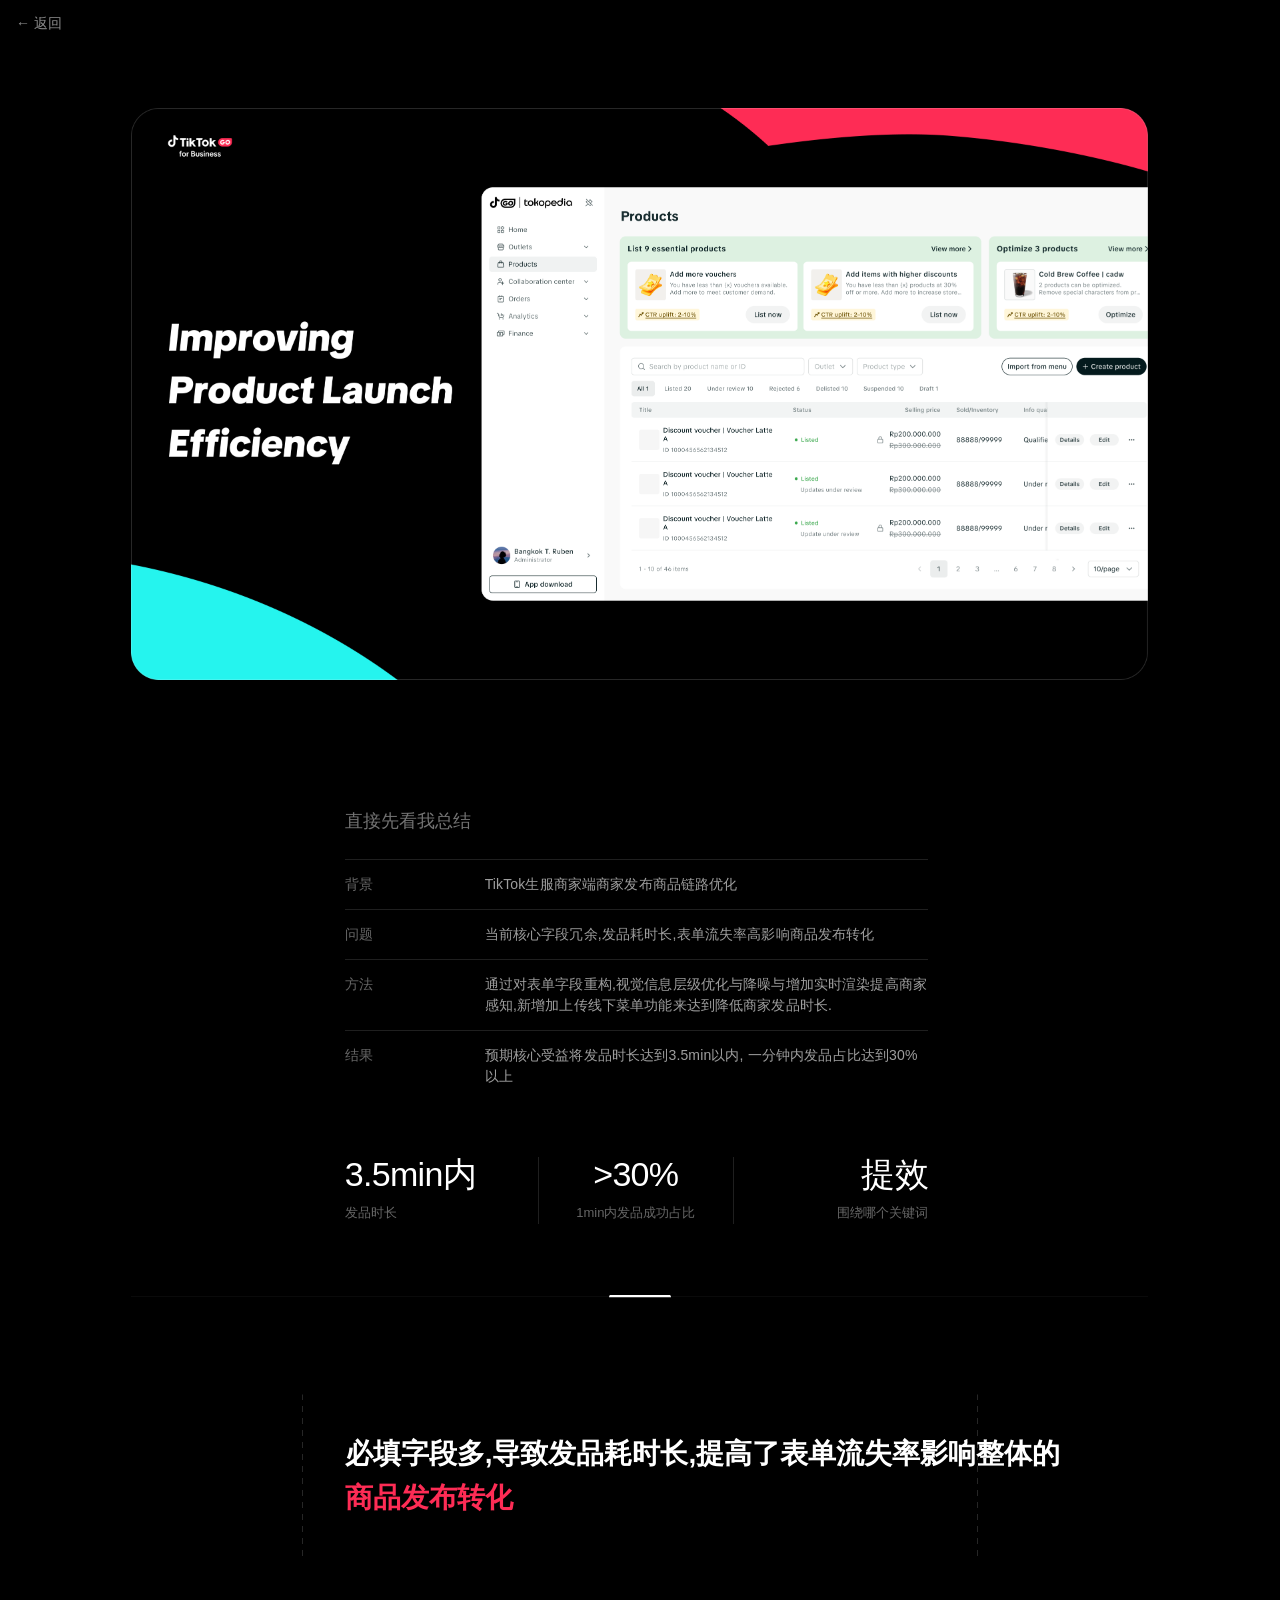
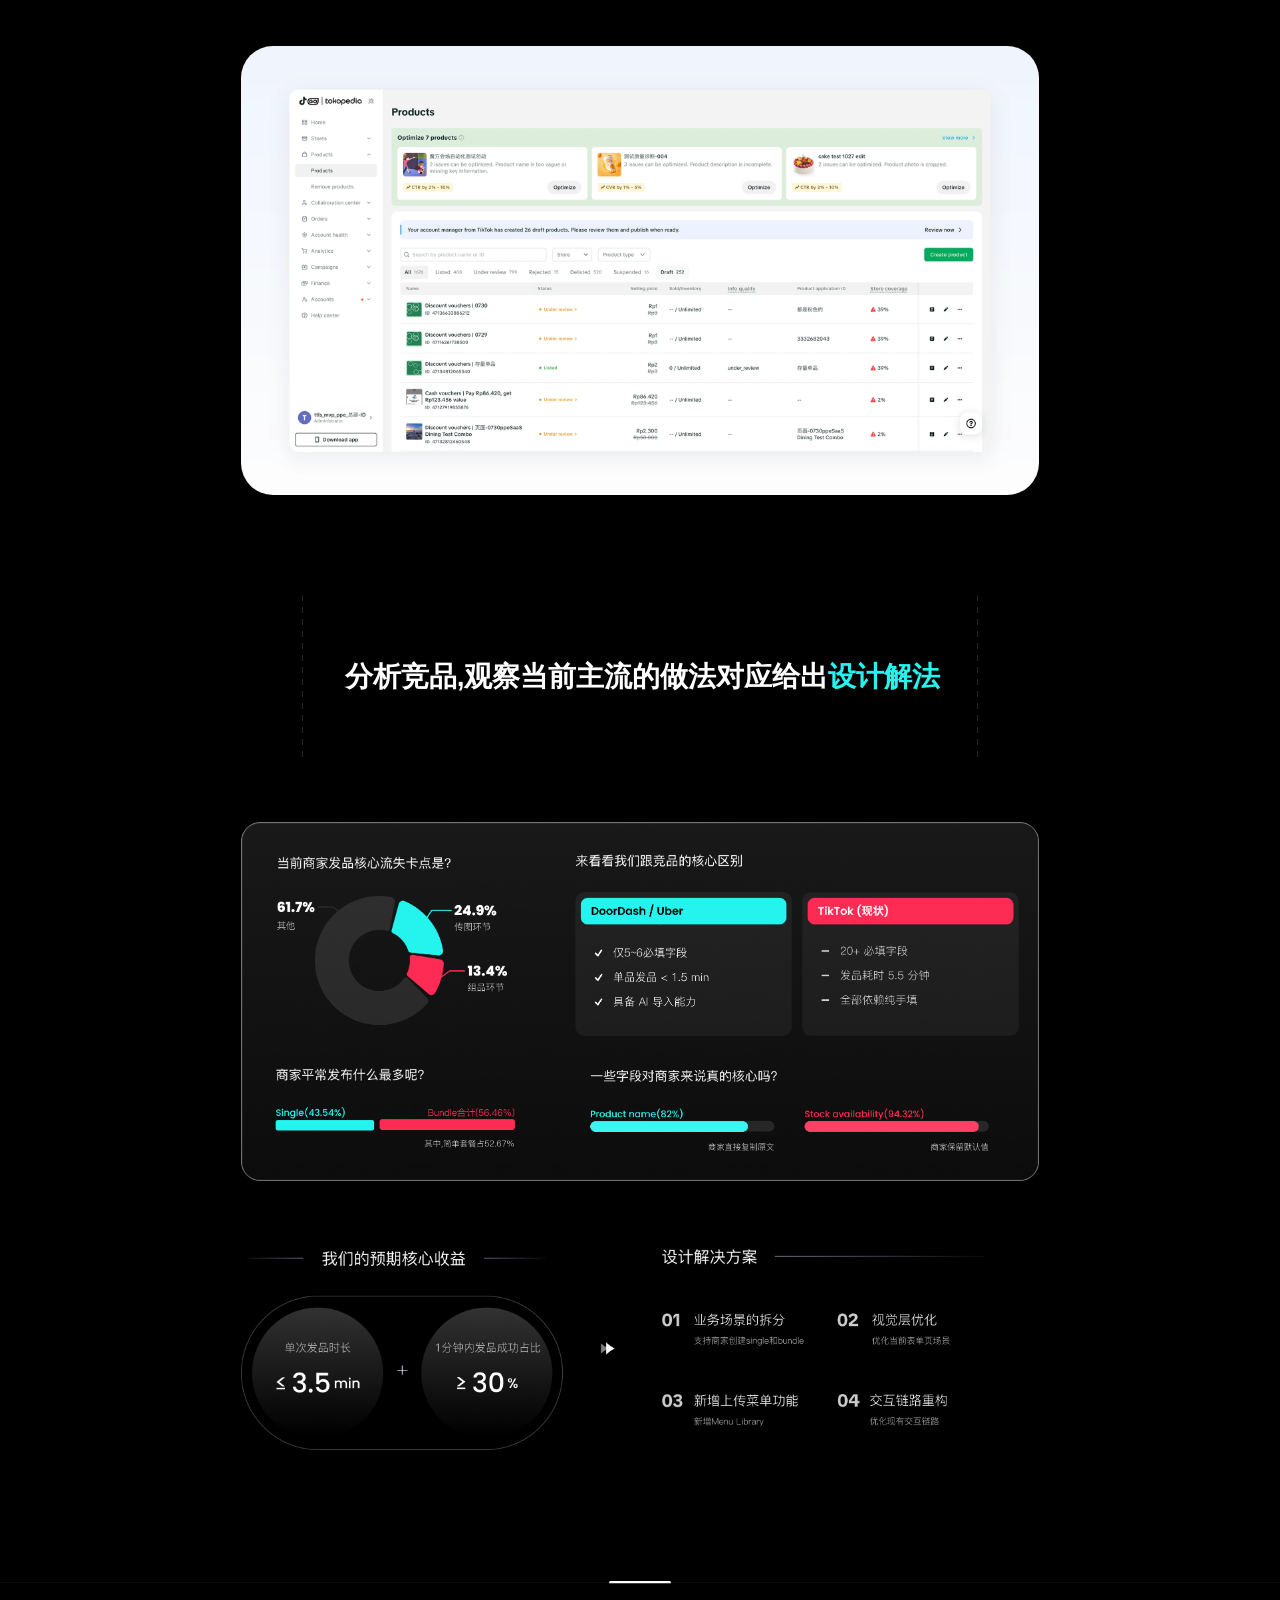
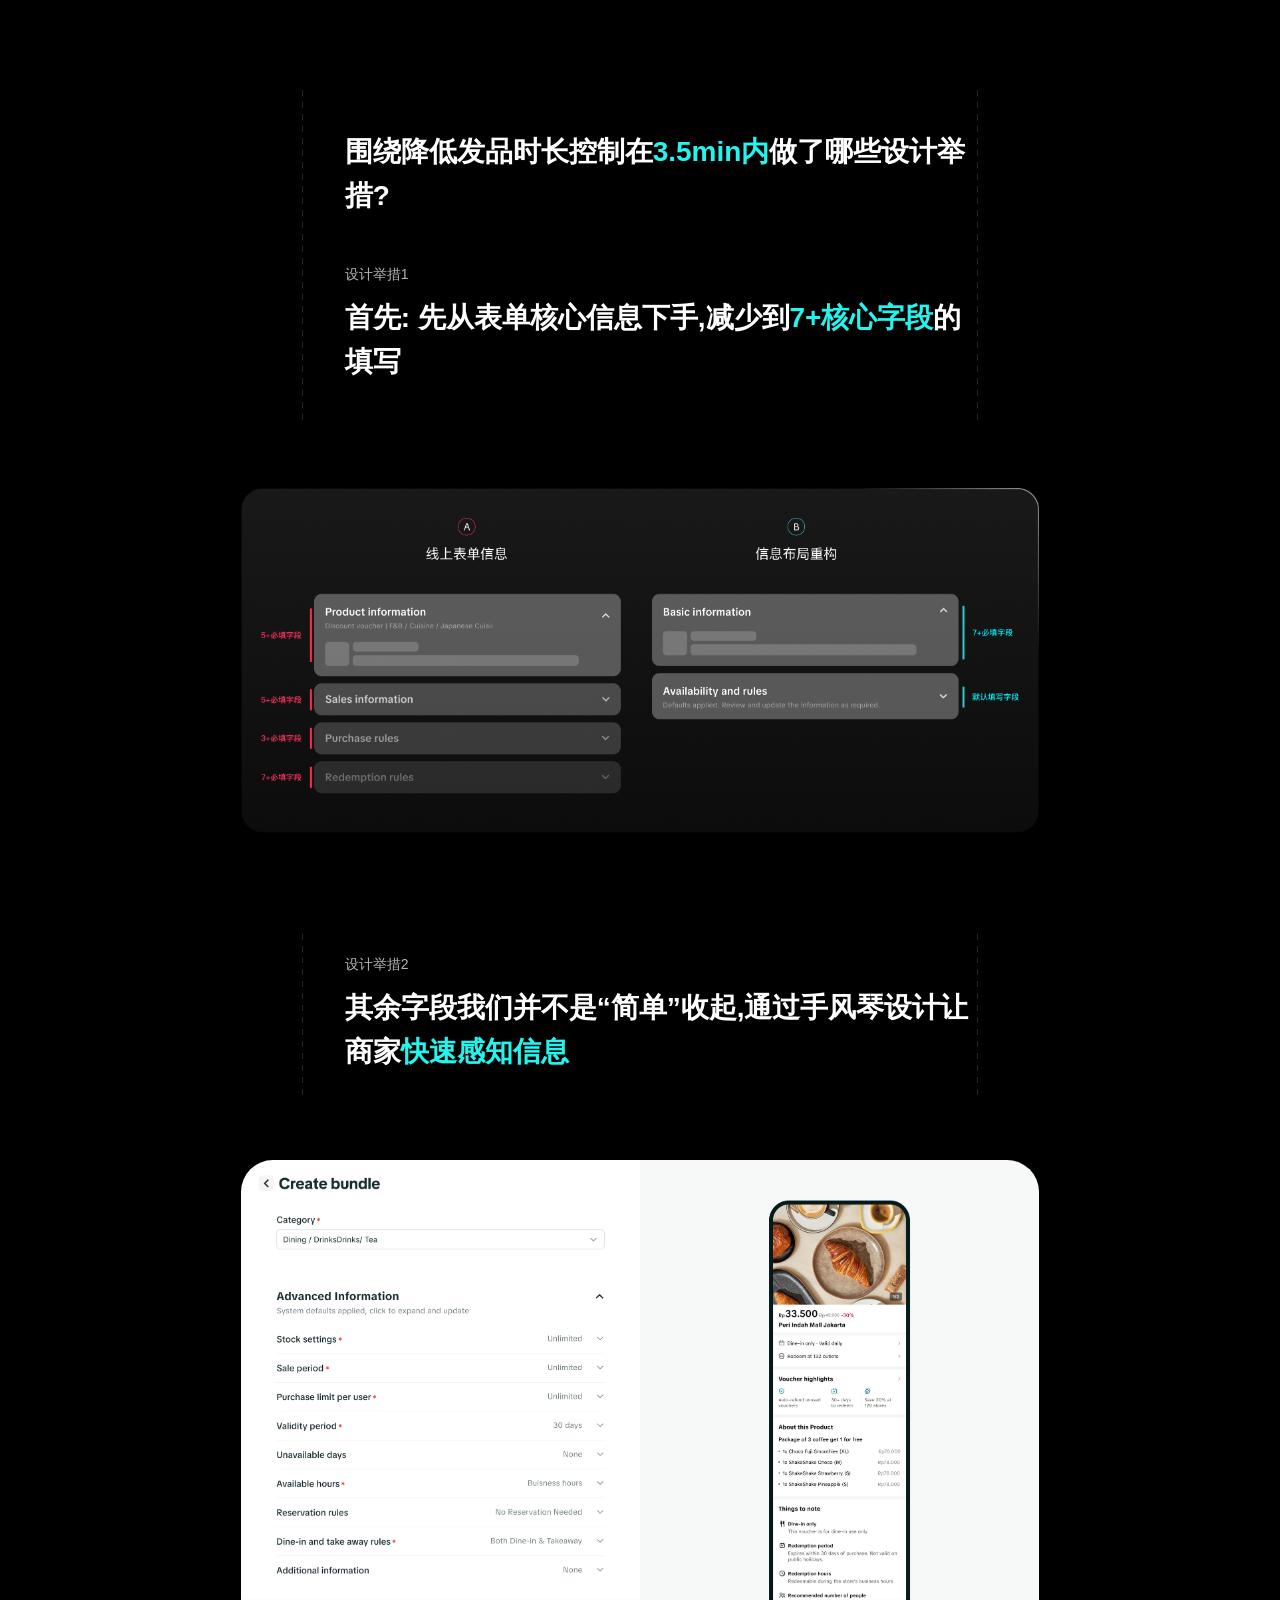
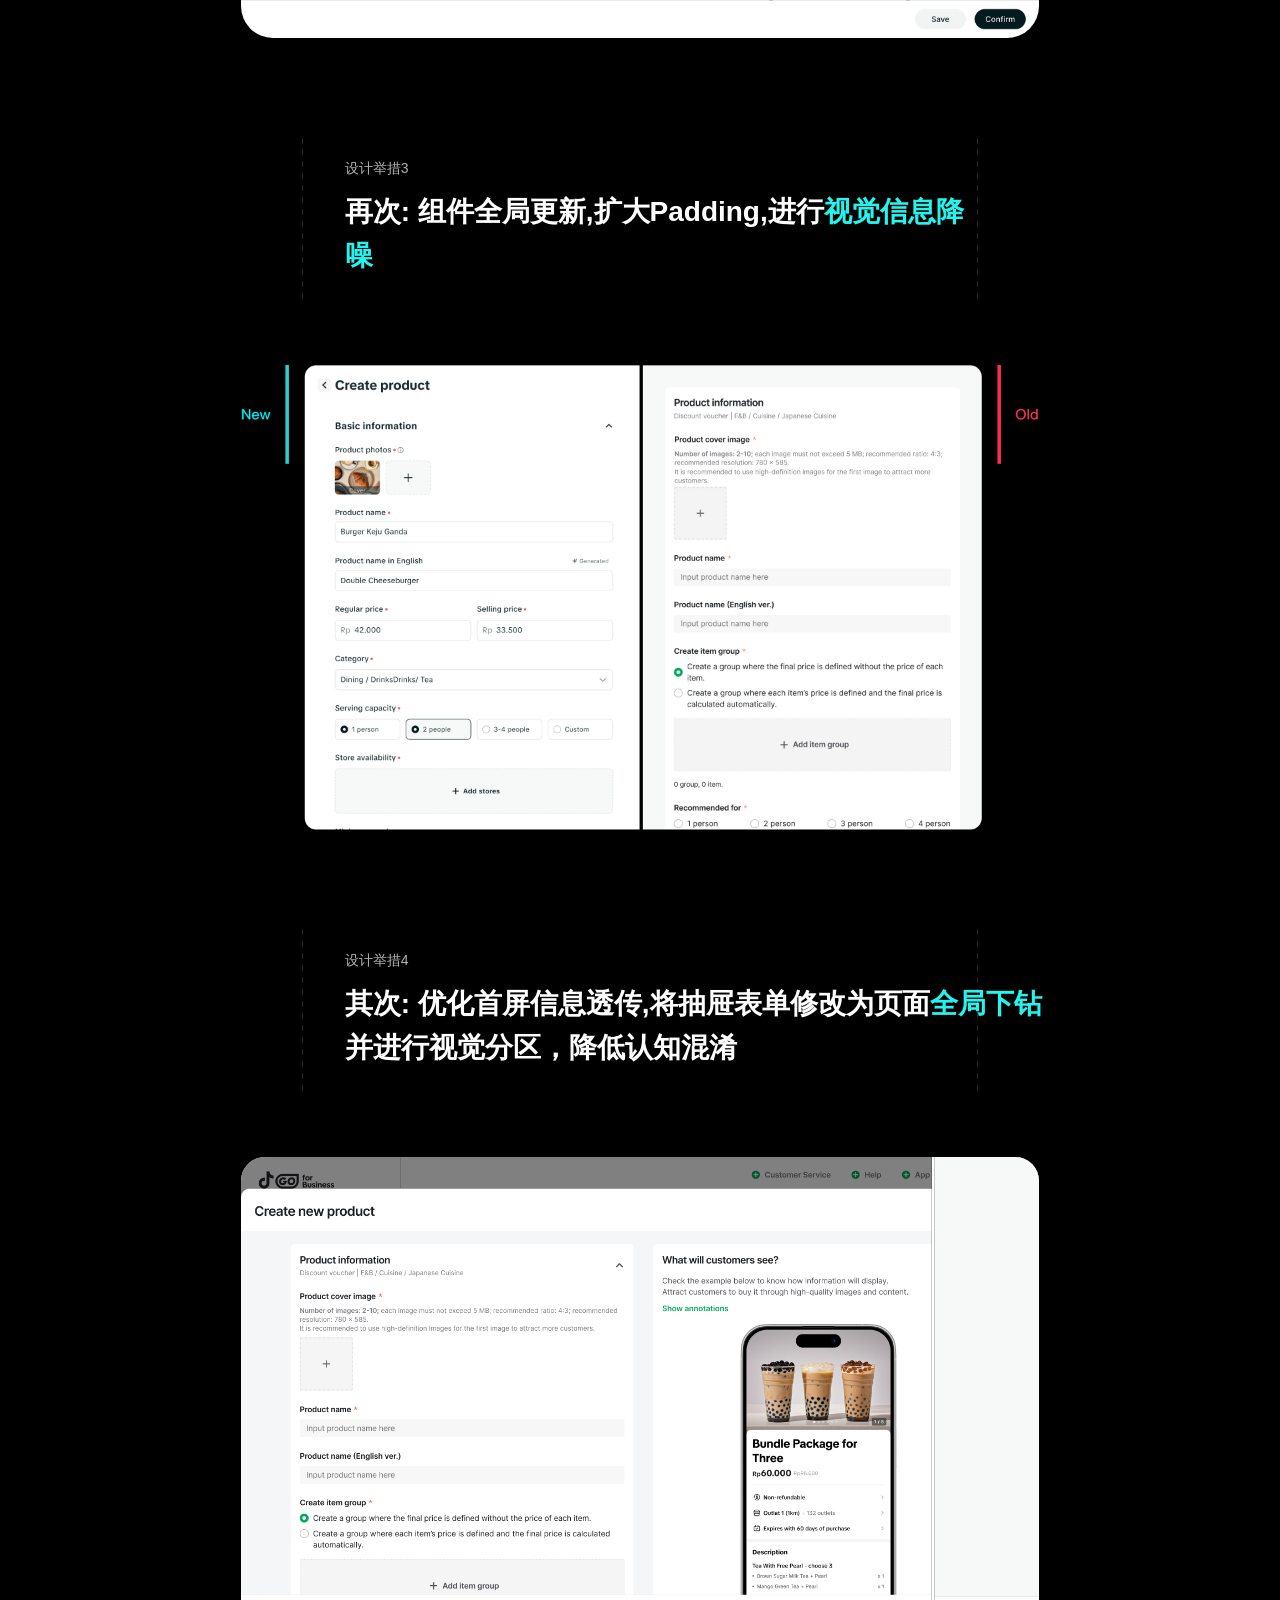
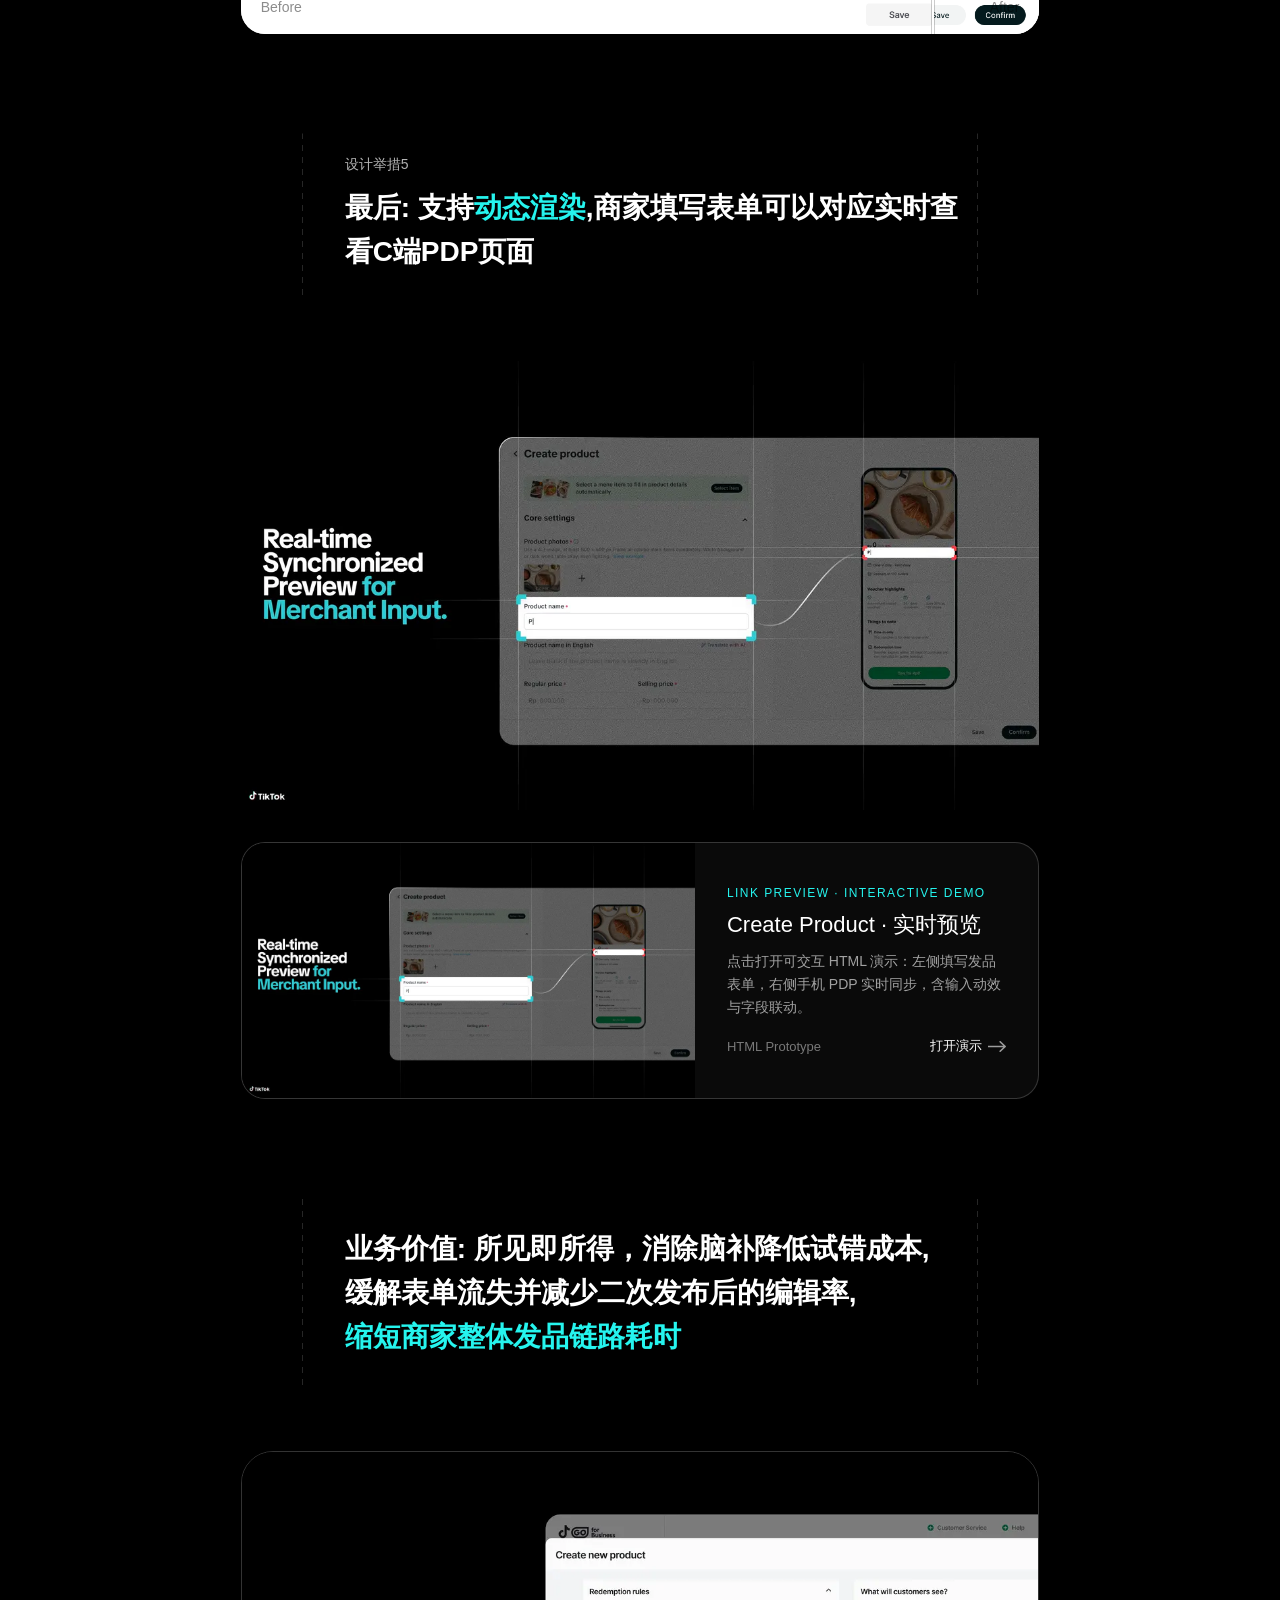
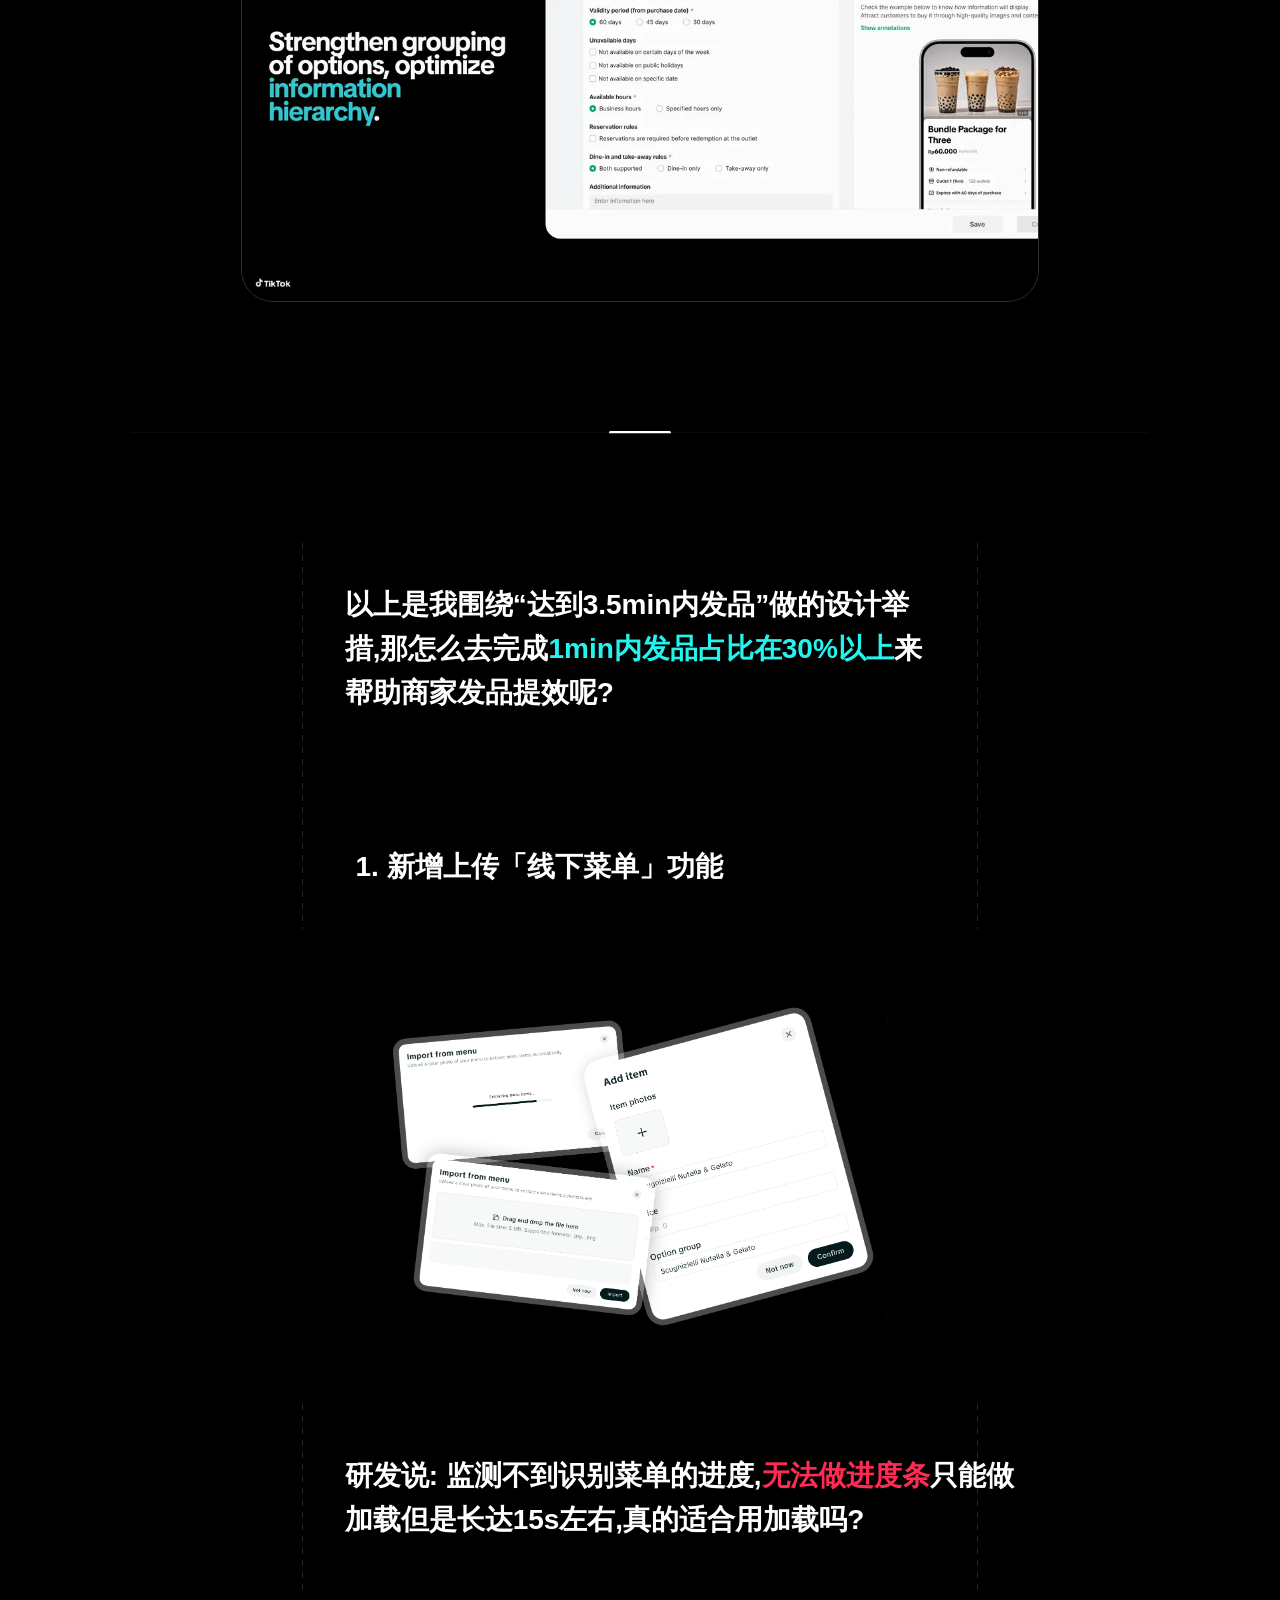
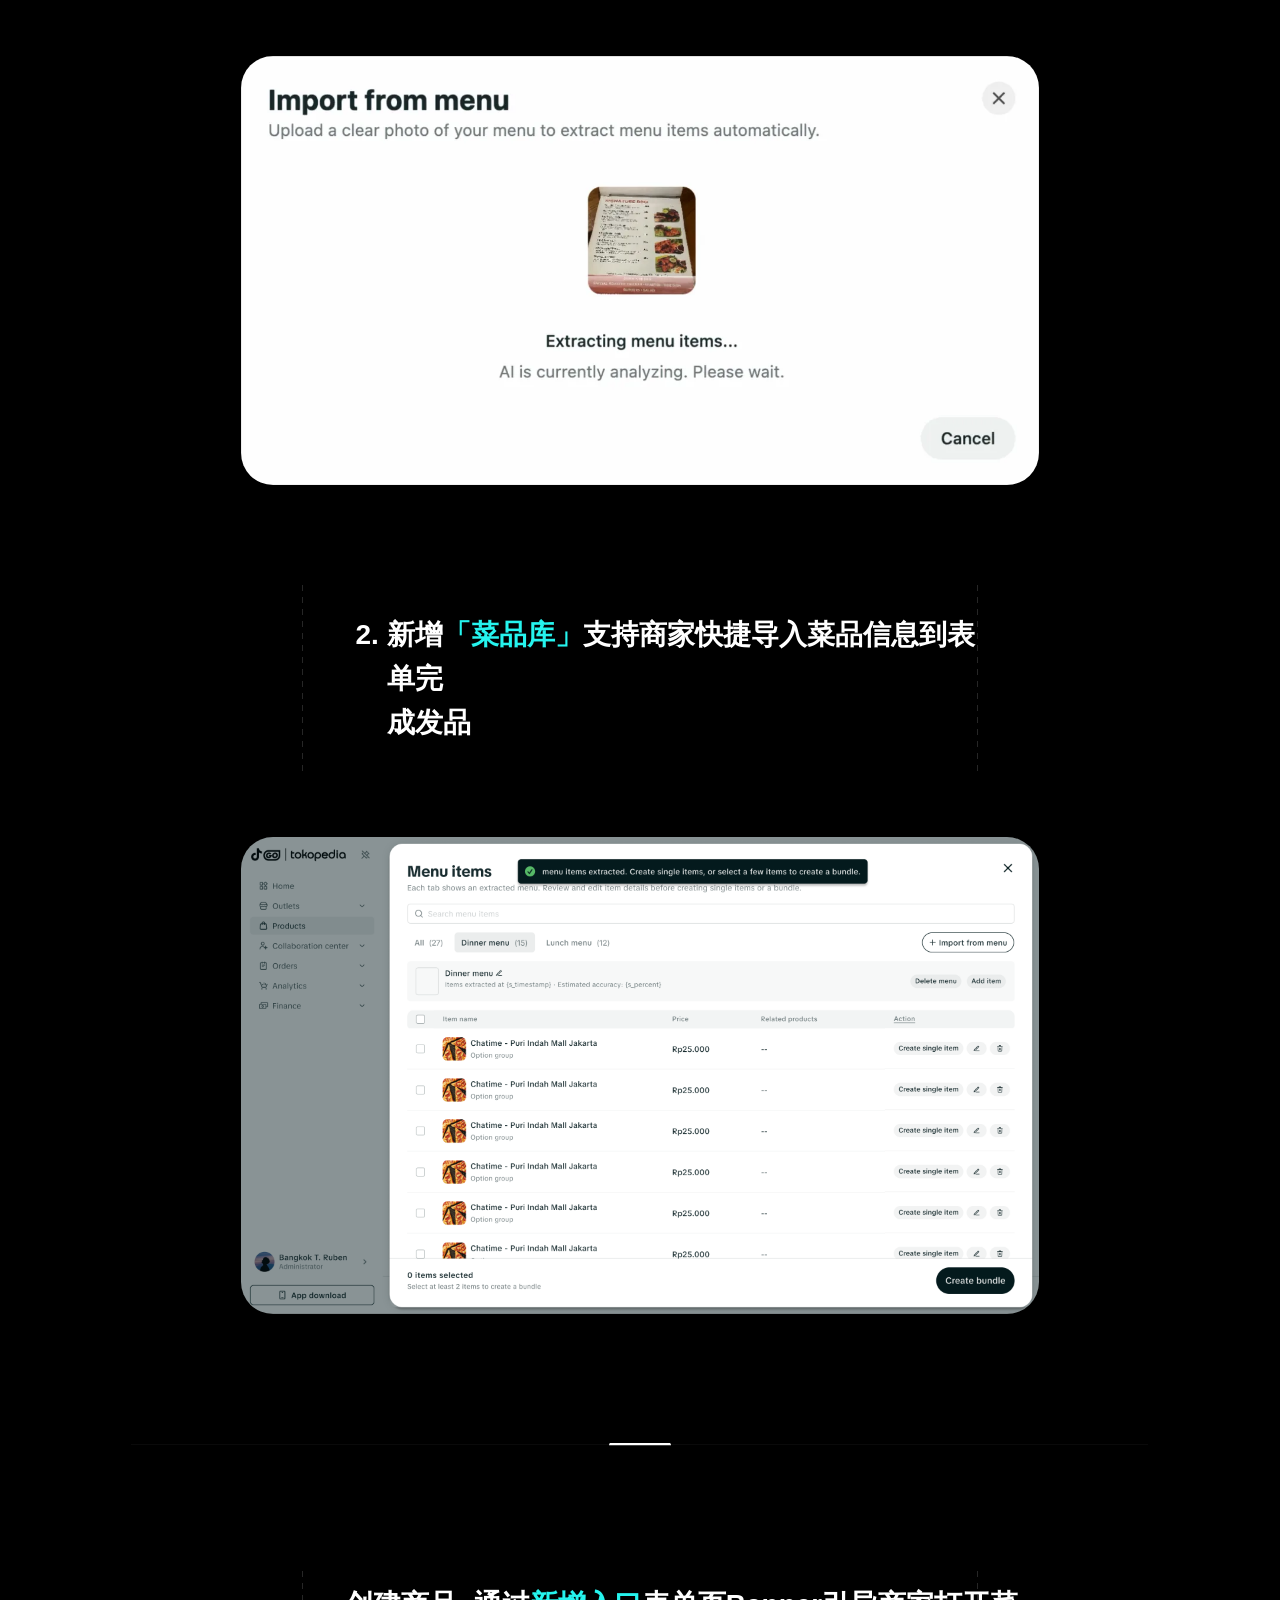
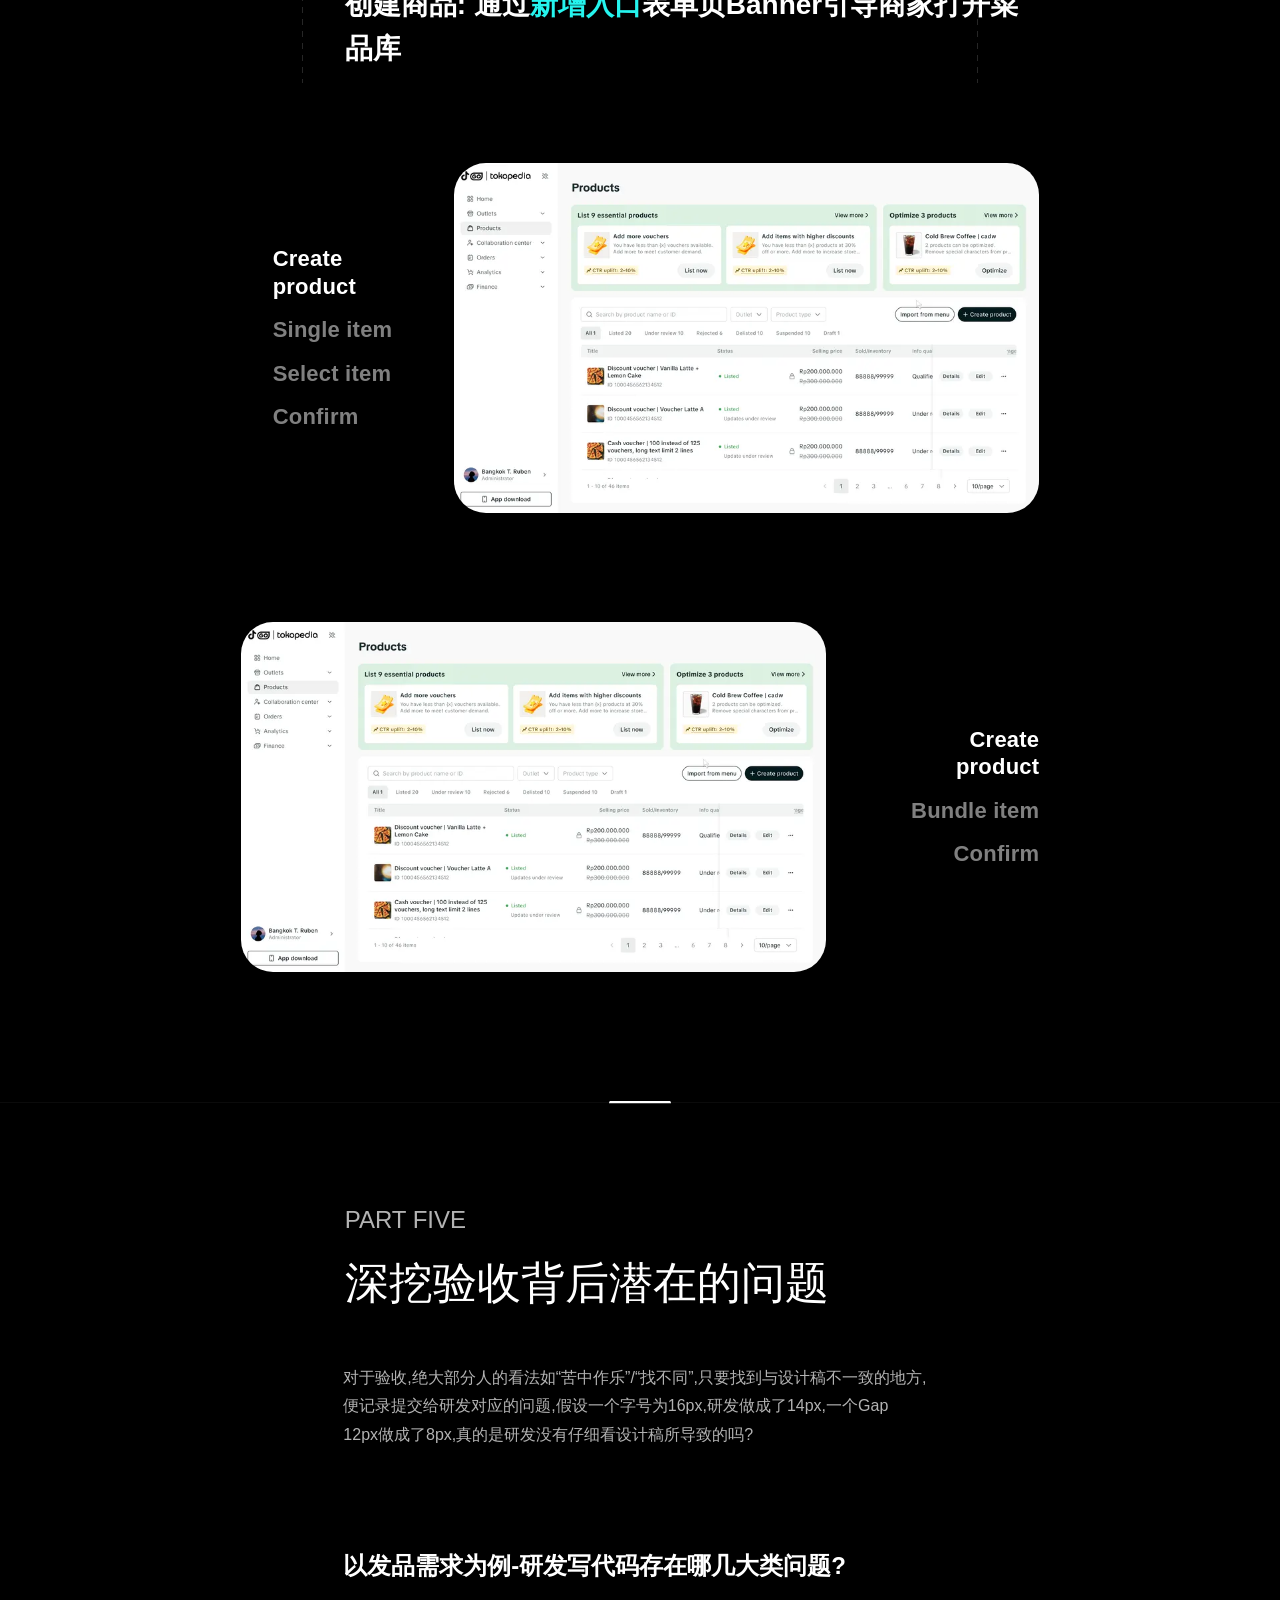
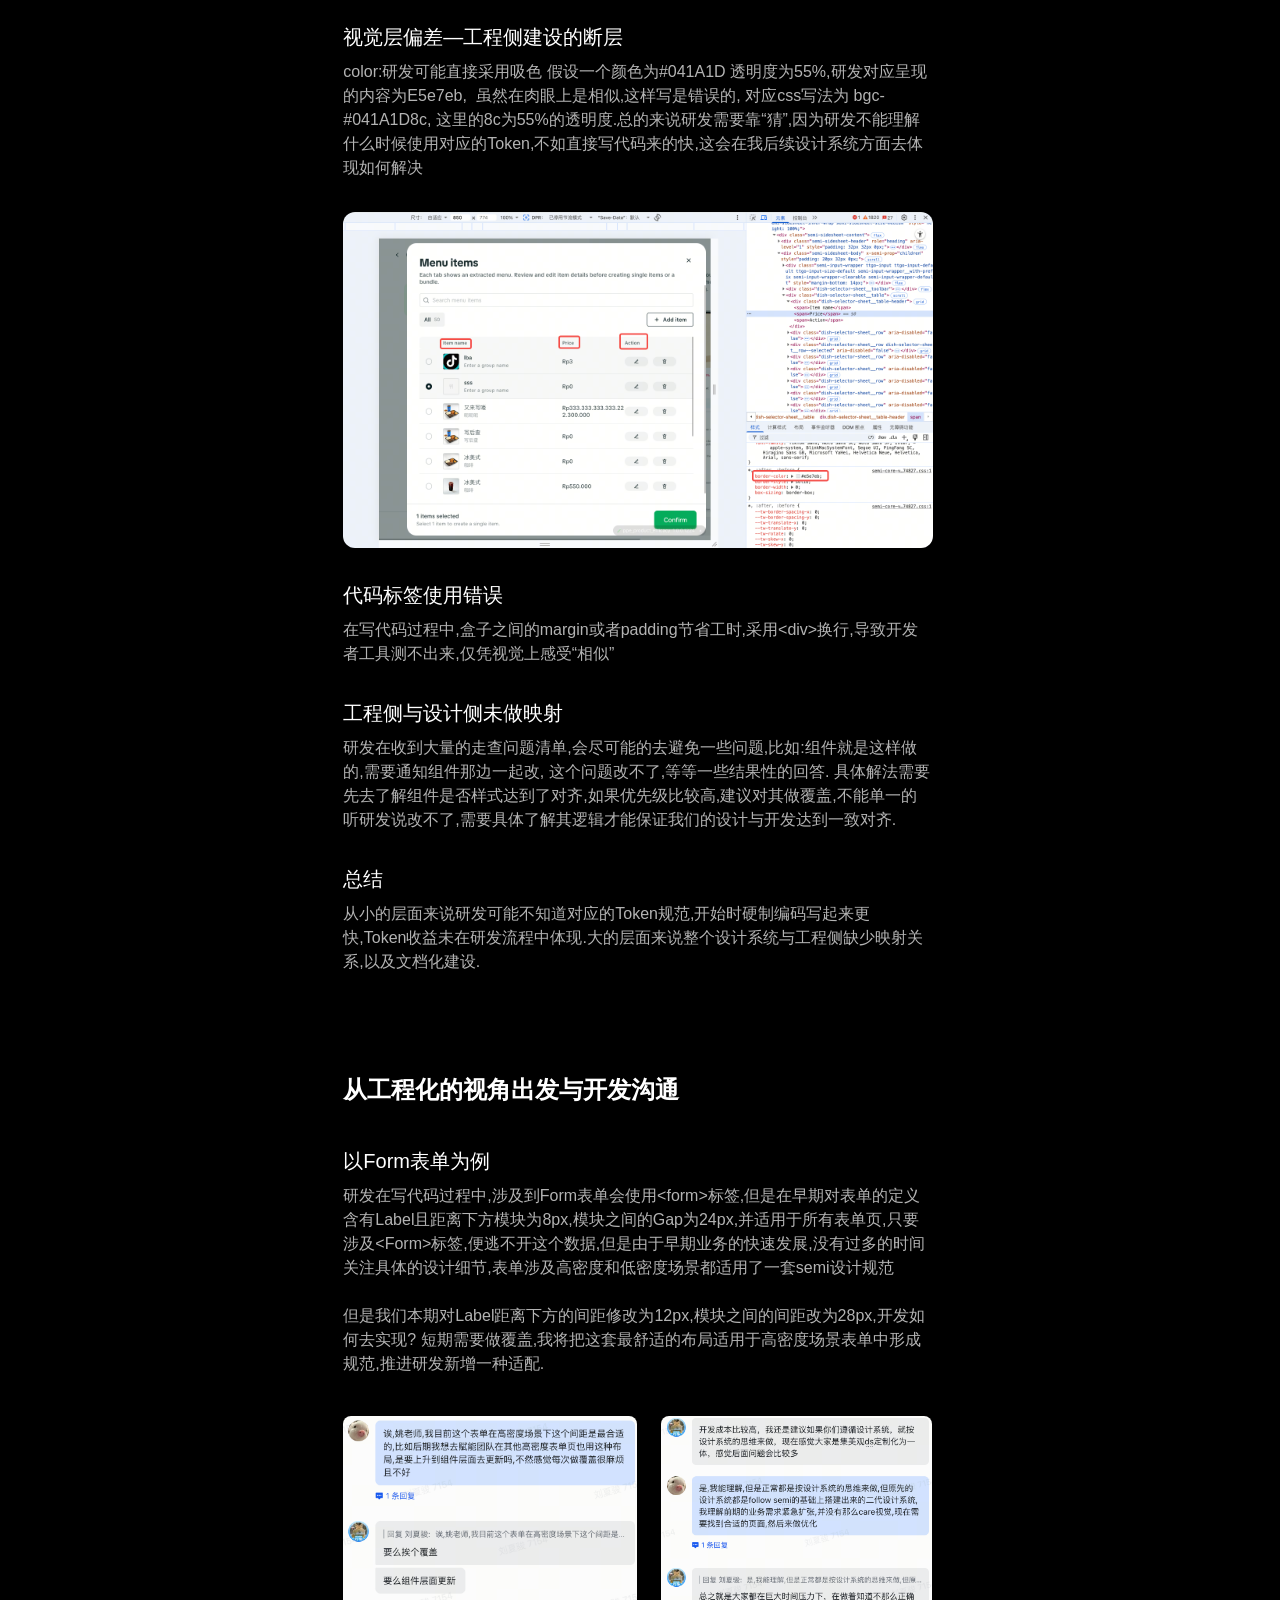
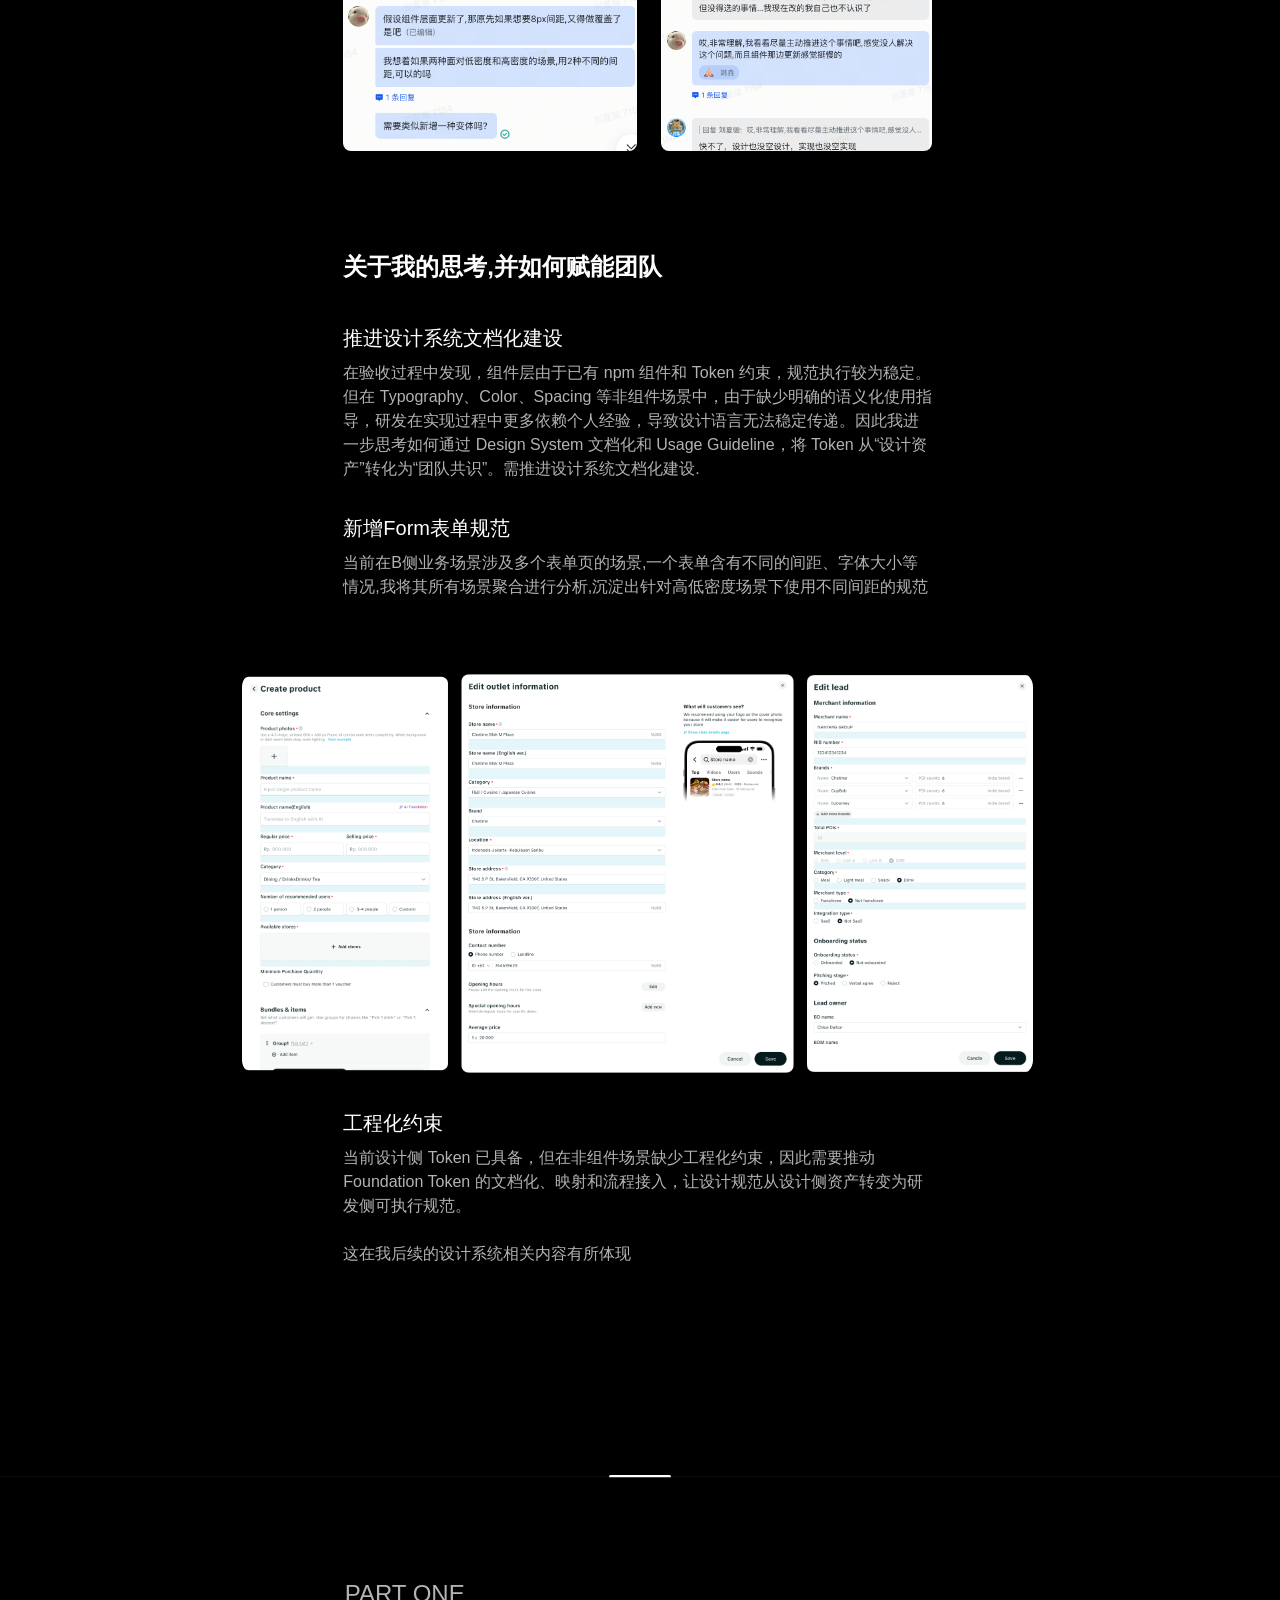
<file: ttls-product.html>
<!DOCTYPE html>
<html lang="zh-CN">
<head>
  <meta charset="UTF-8" />
  <meta name="viewport" content="width=device-width, initial-scale=1.0" />
  <title>商家端发品链路核心优化 — TTLS</title>
  <link rel="icon" href="./assets/favicon.jpg" type="image/jpeg" />
  <style>
    /* Figma node 283:8170 — 仅文字区块，按稿字号/间距 */
    * { box-sizing: border-box; margin: 0; padding: 0; }

    html, body {
      background: #000;
      color: #fff;
      font-family: "PingFang SC", -apple-system, BlinkMacSystemFont, "Segoe UI", sans-serif;
      -webkit-font-smoothing: antialiased;
      overflow-x: hidden;
    }

    .back {
      position: fixed;
      top: 16px;
      left: 16px;
      z-index: 20;
      color: rgba(255, 255, 255, 0.55);
      font-size: 14px;
      font-weight: 400;
      line-height: 1;
      text-decoration: none;
    }

    .back:hover { color: #fff; }

    .page {
      width: min(100%, 1920px);
      margin: 0 auto;
      /* 稿内 Frame 283:8170 位于 x=108 y=108 */
      padding: 108px 108px 120px;
    }

    @media (max-width: 860px) {
      .page { padding: 72px 24px 80px; }
    }

    /* Hero：稿 415:116370 x=197 w=1525，对齐 1920 画板 */
    .block-283-8186 {
      --art: 1920;
      margin-top: 0;
      margin-left: -108px;
      margin-right: -108px;
      width: calc(100% + 216px);
      max-width: none;
      box-sizing: border-box;
    }

    /* PART TWO 中插图 389:106866 — x=606 w=709，居中偏上 */
    .part2-mid {
      margin-top: 64px;
      margin-left: calc(606 / var(--art) * 100%);
      width: calc(709 / var(--art) * 100%);
      max-width: 709px;
    }

    /* Before / After 标签行（落在媒体栏内） */
    .ba-labels {
      margin-top: 12px;
      width: 100%;
      display: flex;
      justify-content: space-around;
      font-family: "PingFang SC", sans-serif;
      font-weight: 400;
      font-size: 14px;
      line-height: 22px;
      color: rgba(255, 255, 255, 0.7);
    }

    /* Raw.Studio 风格：纵向分割 Before/After 擦除（仅本块，非浮动方框） */
    .ba-split {
      --ba-pos: 50%;
      position: relative;
      width: 100%;
      aspect-ratio: 5760 / 3440;
      border-radius: 24px;
      overflow: hidden;
      cursor: ew-resize;
      touch-action: none;
      user-select: none;
      background: #f2f2f2;
    }

    .ba-split__img {
      position: absolute;
      inset: 0;
      display: block;
      width: 100%;
      height: 100%;
      /* 前后图同尺寸，1:1 铺满，避免 cover/scale 裁切错位 */
      object-fit: fill;
      object-position: center;
      pointer-events: none;
    }

    .ba-split__img--after {
      clip-path: inset(0 0 0 var(--ba-pos));
      will-change: clip-path;
    }

    .ba-split__handle {
      position: absolute;
      top: 0;
      bottom: 0;
      /* 居中贴分割线；贴边时整条 2px 白线仍留在容器内 */
      left: clamp(1px, var(--ba-pos), calc(100% - 1px));
      width: 2px;
      transform: translateX(-50%);
      background: #fff;
      z-index: 2;
      pointer-events: none;
      box-shadow: 0 0 0 1px rgba(0, 0, 0, 0.2);
    }

    .ba-split__tag {
      position: absolute;
      z-index: 3;
      bottom: 16px;
      font-family: "PingFang SC", sans-serif;
      font-weight: 500;
      font-size: 14px;
      line-height: 22px;
      color: rgba(0, 0, 0, 0.45);
      pointer-events: none;
    }

    .ba-split__tag--before { left: 20px; }
    .ba-split__tag--after { right: 20px; }

    @media (max-width: 860px) {
      .ba-split { border-radius: 16px; }
      .ba-split__tag { font-size: 12px; line-height: 18px; }
    }

    /* PART FIVE 末尾三角流程图 — 稿 x=277 w=1243 h=765 */
    .flow-tri {
      position: relative;
      margin-top: 64px;
      margin-left: calc(277 / var(--art) * 100%);
      width: calc(1243 / var(--art) * 100%);
      aspect-ratio: 1243 / 765;
    }

    .flow-tri__phone {
      position: absolute;
      width: calc(576 / 1243 * 100%);
      height: auto;
      display: block;
      border-radius: 12px;
    }

    .flow-tri__phone--library {
      left: 0;
      top: calc(204 / 765 * 100%);
    }

    .flow-tri__phone--single {
      left: calc(667 / 1243 * 100%);
      top: 0;
    }

    .flow-tri__phone--bundle {
      left: calc(667 / 1243 * 100%);
      top: calc(392 / 765 * 100%);
    }

    .flow-tri__arrow {
      position: absolute;
      pointer-events: none;
    }

    .flow-tri__arrow--up {
      left: calc(522 / 1243 * 100%);
      top: calc(171 / 765 * 100%);
      width: calc(144 / 1243 * 100%);
    }

    /* 起点对齐菜品库「Create bundle」按钮，不再落在卡片下方 */
    .flow-tri__arrow--down {
      left: calc(559 / 1243 * 100%);
      top: calc(505 / 765 * 100%);
      width: calc(108 / 1243 * 100%);
    }

    .flow-tri__label {
      position: absolute;
      font-family: "PingFang SC", sans-serif;
      font-weight: 400;
      font-size: 14px;
      line-height: 22px;
      color: rgba(255, 255, 255, 0.85);
      white-space: nowrap;
    }

    .flow-tri__label--library {
      left: calc(255 / 1243 * 100%);
      top: calc(556 / 765 * 100%);
    }

    .flow-tri__label--single {
      left: calc(917 / 1243 * 100%);
      top: calc(352 / 765 * 100%);
    }

    .flow-tri__label--bundle {
      left: calc(914 / 1243 * 100%);
      top: calc(743 / 765 * 100%);
    }

    /* 图/视频：等比缩放 */
    .case-showcase {
      display: block;
      margin-left: calc(197 / var(--art) * 100%);
      width: calc(1525 / var(--art) * 100%);
      max-width: none;
      height: auto;
      object-fit: contain;
      object-position: center;
    }

    .media-fluid {
      display: block;
      width: 100%;
      height: auto;
      object-fit: contain;
      object-position: center;
    }

    /* 283:8187：相对视觉区 y=954-858=96；左缘与上方展示图对齐 */
    .case-meta {
      margin-top: 96px;
      width: 100%;
    }

    .case-meta-inner {
      display: flex;
      flex-direction: column;
      align-items: flex-start;
      gap: 96px;
      width: min(100%, 937px);
      /* 与 .case-showcase（max 1198 居中）左缘对齐 */
      margin-left: max(0px, calc((100% - min(100%, 1198px)) / 2));
    }

    /* 44px Medium */
    .case-title {
      display: flex;
      flex-direction: column;
      align-items: flex-start;
      width: min(100%, 484px);
      font-family: "PingFang SC", sans-serif;
      font-weight: 500;
      font-size: 44px;
      line-height: normal;
      color: #fff;
    }

    .case-title .accent {
      color: #25f4ee;
    }

    .meta-cols {
      display: flex;
      align-items: flex-start;
      gap: 158.646px;
      width: 100%;
      flex-wrap: wrap;
    }

    .meta-col {
      display: flex;
      flex-direction: column;
      align-items: flex-start;
      gap: 24px;
    }

    .meta-col--timeline {
      width: min(100%, 373.951px);
    }

    .meta-col--toc {
      width: min(100%, 404.403px);
    }

    .meta-label {
      display: flex;
      align-items: center;
      gap: 6.319px;
    }

    .meta-label img {
      width: 20px;
      height: 20px;
      display: block;
    }

    .meta-label span {
      font-family: "PingFang SC", sans-serif;
      font-weight: 700;
      font-size: 20px;
      line-height: 20.22px;
      color: #fff;
      white-space: nowrap;
    }

    .meta-stack {
      display: flex;
      flex-direction: column;
      align-items: flex-start;
      gap: 16px;
    }

    .meta-item {
      display: flex;
      flex-direction: column;
      align-items: flex-start;
      gap: 7.583px;
    }

    .meta-item strong {
      font-family: "PingFang SC", sans-serif;
      font-weight: 500;
      font-size: 18px;
      line-height: 18.956px;
      color: #fff;
    }

    .meta-item ul {
      margin: 0;
      padding-left: 18.957px;
      font-family: "PingFang SC", sans-serif;
      font-weight: 400;
      font-size: 12.638px;
      line-height: 18.956px;
      color: #fff;
      opacity: 0.8;
    }

    .meta-toc-list {
      display: flex;
      flex-direction: column;
      align-items: flex-start;
      gap: 16px;
      width: 100%;
    }

    .meta-toc-list p {
      font-family: "PingFang SC", sans-serif;
      font-weight: 500;
      font-size: 18px;
      line-height: 18.956px;
      color: #fff;
      white-space: nowrap;
    }

    /* ===== PART ONE：按稿面 1920 坐标等比缩放还原 =====
       媒体 x=361 w=1198；虚线 x=453/1467（压在媒体上，左右各探出 92）
       标题/正文 x=517（落在两虚线之间） */
    .block-part-one {
      /* 撑满 .page 内容宽（抵消左右 108 padding，对齐 1920 画板） */
      --art: 1920;
      /* 稿：Hero 底 y=964 → 分割线 y=1092，间距 128 */
      margin-top: 128px;
      margin-left: -108px;
      margin-right: -108px;
      width: calc(100% + 216px);
      max-width: none;
      position: relative;
      box-sizing: border-box;
    }

    /* 横分割线 + 下方短标：整组强制下移 */
    .section-rule {
      position: relative;
      margin-left: calc(197 / var(--art) * 100%);
      width: calc(1525 / var(--art) * 100%);
      height: 16px;
    }

    .section-rule--full {
      margin-left: 0;
      width: 100%;
    }

    .section-rule__line {
      position: absolute;
      left: 0;
      top: 50%;
      width: 100%;
      height: 1px;
      object-fit: fill;
      transform: translateY(-50%);
    }

    /* 短标与细线垂直居中叠齐；水平居中 */
    .section-rule__mark {
      position: absolute;
      left: 50%;
      top: 50%;
      width: calc(93 / 1525 * 100%);
      max-width: 93px;
      height: 3px;
      display: block;
      transform: translate(-50%, -50%);
    }

    .section-rule--full .section-rule__mark {
      width: calc(93 / var(--art) * 100%);
    }

    /* 标题 x=517 w=484；距分割线 96px */
    .part-heading {
      margin-top: 96px;
      margin-left: calc(517 / var(--art) * 100%);
      width: calc(484 / var(--art) * 100%);
      display: flex;
      flex-direction: column;
      align-items: flex-start;
      gap: 20px;
      color: #fff;
    }

    .part-heading .part-label {
      font-family: "PingFang SC", sans-serif;
      font-weight: 500;
      font-size: 24px;
      line-height: normal;
      opacity: 0.7;
      width: 100%;
    }

    .part-heading .part-title {
      font-family: "PingFang SC", sans-serif;
      font-weight: 500;
      font-size: 44px;
      line-height: normal;
      width: 100%;
    }

    /* PART FOUR 长标题：稿面 whitespace-nowrap，不受 484 宽限制 */
    .part-heading--wide {
      width: max-content;
      max-width: 100%;
    }

    .part-heading--wide .part-title {
      width: auto;
      white-space: nowrap;
    }

    /* 正文 x=517 w=875；距标题 51px */
    .part-body {
      margin-top: 51px;
      margin-left: calc(517 / var(--art) * 100%);
      width: calc(875 / var(--art) * 100%);
      display: flex;
      flex-direction: column;
      align-items: flex-start;
      gap: 24px;
      font-family: "PingFang SC", sans-serif;
      font-weight: 400;
      font-size: 16px;
      line-height: 1.8;
      color: rgba(255, 255, 255, 0.7);
    }

    /* 媒体块 x=361 w=1198；虚线相对媒体 left 92/1198 */
    .media-rail-stage {
      position: relative;
      margin-top: 51px;
      margin-left: calc(361 / var(--art) * 100%);
      width: calc(1198 / var(--art) * 100%);
    }

    .media-frame {
      width: 100%;
      border-radius: 32px;
      overflow: hidden;
      background: rgba(255, 255, 255, 0.1);
    }

    .media-frame--stroke {
      background: transparent;
    }

    /* 仅 design-story 业务价值视频：恢复稿面描边 */
    .media-frame--story-stroke {
      border: 1px solid rgba(255, 255, 255, 0.2);
    }

    /* realtime 素材顶/左侧自带白描边：微放大裁掉，不改布局 */
    .media-frame--hide-rim .media-fluid {
      transform: scale(1.014);
      transform-origin: center center;
    }

    /* 素材自带圆角描边时勿再裁切，否则角上描边会被吃掉 */
    .media-frame--native-stroke {
      border-radius: 0;
      overflow: visible;
    }

    /*
      虚线轨永远夹在文字左右（稿 x=453/1467）。
      结构：.lead-rail 包住文案，轨相对该栏左右 inset 92、垂直居中。
    */
    .lead-rail {
      position: relative;
      margin-left: calc(361 / var(--art) * 100%);
      width: calc(1198 / var(--art) * 100%);
      min-height: 163px;
      display: flex;
      align-items: center;
      box-sizing: border-box;
    }

    .lead-rail .part-lead {
      margin-top: 0;
      margin-left: calc(156 / 1198 * 100%); /* 517 - 361 */
      /* 右缘贴右轨内侧：1198 - 92(右轨) - 156(左缩进) */
      width: calc(950 / 1198 * 100%);
      max-width: calc(950 / 1198 * 100%);
      white-space: normal;
    }

    /* 两行引导句：相对虚线左右各预留 64（156-92），间距一致 */
    .lead-rail .part-lead--two-line {
      margin-left: calc(156 / 1198 * 100%);
      margin-right: calc(156 / 1198 * 100%);
      width: auto;
      max-width: none;
      box-sizing: border-box;
    }

    .lead-rail .part-lead--list {
      white-space: normal;
      box-sizing: border-box;
    }

    .rail {
      position: absolute;
      top: 50%;
      transform: translateY(-50%);
      width: 1px;
      height: 163px;
      pointer-events: none;
      z-index: 2;
      background: repeating-linear-gradient(
        to bottom,
        rgba(255, 255, 255, 0.15) 0,
        rgba(255, 255, 255, 0.15) 6px,
        transparent 6px,
        transparent 12px
      );
    }

    .rail--left { left: calc(92 / 1198 * 100%); }
    .rail--right { left: auto; right: calc(92 / 1198 * 100%); }

    .lead-rail--tall {
      min-height: 188px;
    }

    .lead-rail--tall .rail {
      height: 188px;
    }

    /* 创建商品标题轨：短轨，高度贴近文案，不压到下方大图 */
    .lead-rail--short {
      min-height: 0;
      padding-top: 28px;
      padding-bottom: 28px;
    }

    .lead-rail--short .rail {
      height: 112px;
    }

    /* 多段文案共用一条贯穿虚线 */
    .lead-rail--stack {
      display: block;
      min-height: 0;
      padding-top: 40px;
      padding-bottom: 40px;
    }

    .lead-rail--stack > .rail {
      top: 0;
      bottom: 0;
      transform: none;
      height: auto;
    }

    .lead-rail__stack {
      display: flex;
      flex-direction: column;
      gap: 130px;
    }

    .lead-rail__stack .part-lead {
      margin-top: 0;
      margin-left: calc(156 / 1198 * 100%);
      width: auto;
      max-width: calc(900 / 1198 * 100%);
    }

    /* 引导问句 + 设计举措：两侧虚线上下贯通为一条 */
    .lead-rail__stack--initiatives {
      gap: 48px;
    }

    .lead-rail__stack--initiatives .lead-rail__copy {
      margin-left: calc(156 / 1198 * 100%);
      width: calc(950 / 1198 * 100%);
      max-width: calc(950 / 1198 * 100%);
    }

    .lead-rail__stack--initiatives > .part-lead {
      margin-left: calc(156 / 1198 * 100%);
      width: calc(950 / 1198 * 100%);
      max-width: calc(950 / 1198 * 100%);
    }

    /* 长轨：文案+图片整段两侧贯穿 */
    .lead-media-rail {
      position: relative;
      margin-left: calc(361 / var(--art) * 100%);
      width: calc(1198 / var(--art) * 100%);
    }

    .lead-media-rail .part-lead {
      margin-top: 0;
      margin-left: calc(156 / 1198 * 100%);
      width: auto;
      max-width: calc(900 / 1198 * 100%);
    }

    .lead-media-rail .media-rail-stage {
      margin-left: 0;
      width: 100%;
    }

    .lead-media-rail > .rail {
      top: 0;
      transform: none;
      height: 100%;
    }

    /* caption 居中于画板（稿 x=843） */
    .media-caption {
      margin-top: 32px;
      margin-left: calc(361 / var(--art) * 100%);
      width: calc(1198 / var(--art) * 100%);
      text-align: center;
      font-family: "PingFang SC", sans-serif;
      font-weight: 400;
      font-size: 14px;
      line-height: 1.5;
      color: rgba(255, 255, 255, 0.7);
    }

    /* Background x=499 */
    .bgq-title {
      margin-top: 82px;
      margin-left: calc(499 / var(--art) * 100%);
      width: calc(413 / var(--art) * 100%);
      font-family: "TikTok Sans", "PingFang SC", sans-serif;
      font-weight: 700;
      font-style: italic;
      font-size: 36px;
      line-height: normal;
      color: #fff;
      white-space: nowrap;
    }

    .bgq-desc {
      margin-top: 17px;
      margin-left: calc(499 / var(--art) * 100%);
      width: max-content;
      max-width: none;
      font-family: "PingFang SC", sans-serif;
      font-weight: 400;
      font-size: 16px;
      line-height: 1.5;
      color: rgba(255, 255, 255, 0.7);
      white-space: nowrap;
    }

    /* insights / metrics 同媒体 x=361 w=1198 */
    .part-figure {
      position: relative;
      margin-top: 75px;
      margin-left: calc(361 / var(--art) * 100%);
      width: calc(1198 / var(--art) * 100%);
    }

    .part-figure--metrics {
      margin-top: 148px;
    }

    /* 分割线距上/距下同为 122，整组视觉居中 */
    .section-rule--after {
      margin-top: 122px;
    }

    /* ===== PART TWO / THREE：同 1920 坐标栏 ===== */
    .block-part {
      --art: 1920;
      margin-left: -108px;
      margin-right: -108px;
      width: calc(100% + 216px);
      max-width: none;
      position: relative;
      box-sizing: border-box;
    }

    .block-part .part-heading {
      margin-top: 122px;
    }

    .part-body--single {
      /* 单段正文 */
    }

    /* 正文区小节标题：稿 24 / Heavy / #fff */
    .part-body__title {
      margin: 0;
      font-family: "PingFang SC", sans-serif;
      font-weight: 900;
      font-size: 24px;
      line-height: normal;
      color: #fff;
    }

    .media-rail-stage--gap64 {
      margin-top: 64px;
    }

    .media-rail-stage--gap83 {
      margin-top: 83px;
    }

    .part-subhead {
      margin-top: 99px;
      margin-left: calc(519 / var(--art) * 100%);
      width: calc(882 / var(--art) * 100%);
      display: flex;
      flex-direction: column;
      align-items: flex-start;
      gap: 16px;
      color: #fff;
    }

    .part-subhead h3 {
      font-family: "PingFang SC", sans-serif;
      font-weight: 550;
      font-size: 18px;
      line-height: normal;
      width: 100%;
    }

    .part-subhead p {
      font-family: "PingFang SC", sans-serif;
      font-weight: 400;
      font-size: 14px;
      line-height: normal;
      opacity: 0.6;
      width: 100%;
    }

    .part-figure--gap100 {
      margin-top: 100px;
    }

    .part-subhead--gap111 { margin-top: 56px; }
    .part-subhead--gap100 { margin-top: 100px; }
    .part-subhead--gap48 { margin-top: 48px; }
    .part-subhead--gap65 { margin-top: 65px; }
    .part-subhead--gap34 { margin-top: 34px; }
    .part-subhead--gap70 { margin-top: 70px; }

    .media-rail-stage--gap32 { margin-top: 32px; }
    .media-rail-stage--gap58 { margin-top: 58px; }
    .media-rail-stage--gap77 { margin-top: 77px; }
    .media-rail-stage--gap100 { margin-top: 100px; }
    .media-rail-stage--gap107 { margin-top: 107px; }
    .media-rail-stage--gap114 { margin-top: 114px; }
    .media-rail-stage--gap234 { margin-top: 234px; }

    /* 表单视觉一致性对比图：稿 x=274 w=1371 */
    .media-rail-stage--wide1371 {
      margin-left: calc(274 / var(--art) * 100%);
      width: calc(1371 / var(--art) * 100%);
      max-width: 1371px;
    }

    /* 轨高 168 / 媒体 549；上移对齐标题区 */
    .rail--p3visual {
      top: calc(-280 / 549 * 100%);
      height: calc(168 / 549 * 100%);
    }

    .rail--p3visual.rail--left { left: calc(174 / 1371 * 100%); }
    .rail--p3visual.rail--right { left: auto; right: calc(183 / 1371 * 100%); }

    /* 动态渲染 / 业务价值图 ≈673–674 */
    .rail--p3d {
      top: calc(-64 / 673 * 100%);
      height: calc(163 / 673 * 100%);
    }

    .rail--p3value {
      top: calc(-64 / 674 * 100%);
      height: calc(188 / 674 * 100%);
    }

    /* PART FOUR：窄菜单图落在 1198 媒体栏内（x=589 → inset 228） */
    .media-frame--menu {
      width: calc(743 / 1198 * 100%);
      margin-left: calc(228 / 1198 * 100%);
    }

    /*
      菜单窄于虚线栏，线可走两侧接到导入上方；
      在导入图前 120px 停住，不碰到导入图。
      上留 120 + 图 489 + 间距 234 − 底距 120 = 1025
    */
    .rail--p4menu {
      top: calc(-502 / 489 * 100%);
      height: calc(1105 / 489 * 100%);
    }

    /* 导入图高 715：同上方，轨在图上 120px 外，不压图 */
    .rail--p4-long {
      top: calc(-422 / 715 * 100%);
      height: calc(302 / 715 * 100%);
    }

    /* PART FIVE 预填图：虚线顶再上提，底仍落在小节正文附近 */
    .rail--p4b {
      top: calc(-555 / 547 * 100%);
      height: calc(455 / 547 * 100%);
    }

    .part-subhead--gap91 { margin-top: 91px; }
    .part-subhead--gap98 { margin-top: 98px; }
    .part-subhead--gap64 { margin-top: 64px; }
    .part-subhead--gap103 { margin-top: 103px; }
    .part-subhead--gap130 { margin-top: 130px; }
    .part-subhead--gap136 { margin-top: 136px; }
    .media-rail-stage--gap88 { margin-top: 88px; }
    .media-rail-stage--gap103 { margin-top: 103px; }
    .media-rail-stage--gap109 { margin-top: 109px; }
    .media-rail-stage--gap128 { margin-top: 128px; }
    .media-rail-stage--gap180 { margin-top: 180px; }

    /* 设计举措小标题：14 / Medium / 70% 白 */
    .part-lead-eyebrow {
      margin: 0;
      font-family: "PingFang SC", sans-serif;
      font-weight: 500;
      font-size: 14px;
      line-height: normal;
      color: rgba(255, 255, 255, 0.7);
    }

    .lead-rail__copy {
      display: flex;
      flex-direction: column;
      align-items: flex-start;
      gap: 12px;
      margin-left: calc(156 / 1198 * 100%);
      width: calc(950 / 1198 * 100%);
      max-width: calc(950 / 1198 * 100%);
      box-sizing: border-box;
    }

    .lead-rail__copy .part-lead {
      margin-left: 0;
      margin-right: 0;
      width: 100%;
      max-width: none;
    }

    /* 稿面 28px Heavy 引导句（含高亮） */
    .part-lead {
      margin-left: calc(517 / var(--art) * 100%);
      width: calc(886 / var(--art) * 100%);
      font-family: "PingFang SC", sans-serif;
      font-weight: 900;
      font-size: 28px;
      line-height: 44px;
      color: #fff;
    }

    .part-lead .accent { color: #25f4ee; }
    .part-lead .accent-hot { color: #fe2c55; }

    .part-lead--list {
      list-style: decimal;
      padding-left: 42px;
      white-space: nowrap;
    }

    .part-lead--list li {
      padding-left: 0;
    }

    .part-lead--wrap {
      white-space: normal;
    }

    .part-lead--nowrap {
      width: max-content;
      max-width: 100%;
      white-space: nowrap;
    }

    .part-lead--two-line {
      width: max-content;
      max-width: 100%;
    }

    .part-lead--two-line .part-lead__line {
      display: block;
      white-space: nowrap;
    }

    /* 进度图 644：长轨高 999 */
    .rail--p4progress {
      top: calc(-64 / 644 * 100%);
      height: calc(999 / 644 * 100%);
    }

    /* 菜品库 715 / 创建商品 524：短轨高 188 */
    .rail--p4library {
      top: calc(-64 / 715 * 100%);
      height: calc(188 / 715 * 100%);
    }

    .rail--p4create {
      top: calc(-64 / 524 * 100%);
      height: calc(188 / 524 * 100%);
    }

    /* ===== PART FIVE：验收问题 / 工程化沟通 ===== */
    .block-part-five .part-heading {
      margin-top: 96px;
    }

    .p5-rail-stage {
      position: relative;
      margin-top: 100px;
      padding-bottom: 80px;
      overflow: hidden; /* 防止长轨溢出到上方创建商品区 */
    }

    /* 虚线只框 PART FIVE 正文，勿继承 .rail 的 translateY(-50%) 否则会整段上移压到创建商品 */
    .rail--p5 {
      top: 0;
      transform: none;
      height: 100%;
    }

    .p5-inner {
      margin-left: calc(154 / 1198 * 100%);
      width: calc(884 / 1198 * 100%);
      display: flex;
      flex-direction: column;
      align-items: flex-start;
      color: #fff;
    }

    .block-part-five .part-body {
      margin-left: calc(515 / var(--art) * 100%);
      width: calc(875 / var(--art) * 100%);
    }

    .p5-section-title {
      font-family: "PingFang SC", sans-serif;
      font-weight: 700;
      font-size: 24px;
      line-height: normal;
      width: 100%;
      color: #fff;
    }

    .p5-section-title--gap100 {
      margin-top: 100px;
    }

    .p5-stack {
      margin-top: 40px;
      width: 100%;
      display: flex;
      flex-direction: column;
      align-items: flex-start;
      gap: 32px;
    }

    .p5-stack--tight {
      gap: 8px;
    }

    .p5-item {
      width: 100%;
      display: flex;
      flex-direction: column;
      align-items: flex-start;
      gap: 8px;
    }

    .p5-item h3 {
      font-family: "PingFang SC", sans-serif;
      font-weight: 500;
      font-size: 20px;
      line-height: 1.5;
      width: 100%;
      color: #fff;
    }

    .p5-item p {
      font-family: "PingFang SC", sans-serif;
      font-weight: 400;
      font-size: 16px;
      line-height: 1.5;
      width: 100%;
      color: rgba(255, 255, 255, 0.7);
    }

    .p5-item p + p {
      margin-top: 16px;
    }

    .p5-figure {
      width: 100%;
      display: flex;
      justify-content: flex-start;
    }

    .p5-figure img {
      display: block;
      width: 100%;
      max-width: none;
      height: auto;
      border-radius: 12px;
    }

    /* Form 规范对比图：稿 x≈363 w=1186，相对正文栏左移 */
    .p5-figure--form {
      margin-top: 40px;
      margin-left: calc(-152 / 884 * 100%);
      width: calc(1186 / 884 * 100%);
      justify-content: flex-start;
    }

    .p5-figure--form img {
      width: 100%;
      max-width: none;
      border-radius: 16px;
    }

    .p5-chat-pair {
      margin-top: 40px;
      width: 100%;
      display: flex;
      align-items: flex-start;
      gap: calc(36 / 884 * 100%);
    }

    .p5-chat-pair img {
      display: block;
      height: auto;
      border-radius: 8px;
    }

    .p5-chat-pair img:first-child {
      width: calc(441 / 884 * 100%);
    }

    .p5-chat-pair img:last-child {
      width: calc(406 / 884 * 100%);
    }

    /* ===== SMB 注册登入流程优化 — Figma 239:45098 ===== */
    /* 正文 x=517 w=886 */
    .part-body--w886 {
      width: calc(886 / var(--art) * 100%);
    }

    /* 369:44909 — 飞书文档入口 */
    .part-doclink {
      align-self: flex-start;
      color: rgba(255, 255, 255, 0.7);
      text-decoration: underline;
      text-underline-offset: 4px;
      transition: color 0.2s ease;
    }

    a.part-doclink:hover {
      color: #fff;
    }

    /* Link Preview Card — 可点击打开交互 Demo */
    .link-preview-card {
      display: grid;
      grid-template-columns: minmax(0, 1.32fr) minmax(0, 1fr);
      width: 100%;
      border-radius: 24px;
      border: 1px solid rgba(255, 255, 255, 0.18);
      background: rgba(255, 255, 255, 0.04);
      overflow: hidden;
      text-decoration: none;
      color: inherit;
      transition: border-color 0.25s ease, background 0.25s ease, transform 0.25s ease;
    }

    .link-preview-card:hover {
      border-color: rgba(37, 244, 238, 0.45);
      background: rgba(255, 255, 255, 0.06);
      transform: translateY(-2px);
    }

    .link-preview-card__media {
      aspect-ratio: 16 / 9;
      overflow: hidden;
      background: #111;
    }

    .link-preview-card__media img {
      display: block;
      width: 100%;
      height: 100%;
      object-fit: cover;
      object-position: center top;
    }

    .link-preview-card__body {
      display: flex;
      flex-direction: column;
      justify-content: center;
      gap: 10px;
      padding: 28px 32px;
    }

    .link-preview-card__eyebrow {
      font-size: 12px;
      font-weight: 500;
      letter-spacing: 0.12em;
      text-transform: uppercase;
      color: #25f4ee;
    }

    .link-preview-card__title {
      font-size: 22px;
      font-weight: 500;
      line-height: 1.35;
      color: #fff;
    }

    .link-preview-card__desc {
      font-size: 14px;
      line-height: 1.65;
      color: rgba(255, 255, 255, 0.62);
    }

    .link-preview-card__footer {
      display: flex;
      align-items: center;
      justify-content: space-between;
      gap: 12px;
      margin-top: 8px;
      font-size: 13px;
      color: rgba(255, 255, 255, 0.45);
    }

    .link-preview-card__cta {
      display: inline-flex;
      align-items: center;
      gap: 6px;
      color: #fff;
      font-weight: 500;
    }

    .link-preview-card__cta img {
      display: block;
      width: 18px;
      height: auto;
      opacity: 0.85;
      transition: transform 0.25s ease;
    }

    .link-preview-card:hover .link-preview-card__cta img {
      transform: translate(3px, -3px);
    }

    @media (max-width: 860px) {
      .link-preview-card {
        grid-template-columns: 1fr;
      }

      .link-preview-card__body {
        padding: 20px 22px 24px;
      }
    }

    /* 标题距分割线 96px（稿 178 → 274） */
    .block-part-smb .part-heading {
      margin-top: 96px;
    }

    /* 流程图 x=197 w=1525，距正文 59px */
    .smb-flow-stage {
      margin-top: 59px;
      margin-left: calc(197 / var(--art) * 100%);
      width: calc(1525 / var(--art) * 100%);
    }

    /* 竖虚线 x=453 / 1467；纵向框住标题+正文（稿 y 210→579） */
    .rail--smb {
      top: 40px;
      height: 369px;
      left: calc(453 / var(--art) * 100%);
    }

    .rail--smb.rail--right {
      left: auto;
      right: calc(453 / var(--art) * 100%);
    }

    /* 创建商品 / Bundle：步骤文案绝对定位在视频旁，整体偏下 */
    .flow-split__row {
      position: relative;
      width: 100%;
    }

    .flow-split__media {
      width: calc(877 / 1197 * 100%);
    }

    .flow-split__media--right {
      margin-left: calc(320 / 1197 * 100%);
    }

    .flow-steps {
      position: absolute;
      z-index: 2;
      width: calc(228 / 1197 * 100%);
      display: flex;
      flex-direction: column;
      align-items: flex-start;
      gap: 16px;
      margin: 0;
      padding: 0;
      list-style: none;
      font-family: "TikTok Sans", "PingFang SC", sans-serif;
      font-weight: 700;
      font-size: 22px;
      line-height: 1.25;
      letter-spacing: 0.2144px;
      color: rgba(255, 255, 255, 0.5);
      /* 整块与图片垂直居中 */
      top: 50%;
      transform: translateY(-50%);
    }

    .flow-steps li {
      width: 100%;
      transition: color 0.35s ease;
    }

    .flow-steps li.is-active {
      color: #fff;
    }

    .flow-steps--left {
      left: calc(48 / 1197 * 100%);
    }

    .flow-steps--right {
      left: calc(969 / 1197 * 100%);
      text-align: right;
      align-items: flex-end;
    }

    /* 太长不看 — 与正文同栏（需落在带 --art 的块内） */
    .tldr {
      margin-top: 0;
      margin-bottom: 64px;
      margin-left: calc(517 / var(--art) * 100%);
      width: calc(875 / var(--art) * 100%);
      color: #fff;
      box-sizing: border-box;
    }

    .tldr__grid {
      display: flex;
      flex-direction: column;
      gap: 24px;
    }

    .tldr__title {
      margin: 0;
      font-family: "PingFang SC", sans-serif;
      font-weight: 500;
      font-size: 18px;
      line-height: 27px;
      color: rgba(255, 255, 255, 0.45);
    }

    .tldr__body {
      min-width: 0;
      display: flex;
      flex-direction: column;
      gap: 32px;
    }

    .tldr__summary {
      margin: 0;
      max-width: 100%;
      font-family: "PingFang SC", sans-serif;
      font-weight: 400;
      font-size: 14px;
      line-height: 21px;
      letter-spacing: 0.14px;
      color: rgba(255, 255, 255, 0.62);
    }

    .tldr__list {
      margin: 0;
      padding: 0;
      list-style: none;
      border-top: 1px solid rgba(255, 255, 255, 0.12);
    }

    .tldr__row {
      display: grid;
      grid-template-columns: 120px 1fr;
      gap: 20px;
      padding: 14px 0;
      border-bottom: 1px solid rgba(255, 255, 255, 0.12);
    }

    .tldr__row:last-child { border-bottom: none; }

    .tldr__row dt {
      margin: 0;
      font-family: "PingFang SC", sans-serif;
      font-weight: 400;
      font-size: 14px;
      line-height: 21px;
      letter-spacing: 0.14px;
      color: rgba(255, 255, 255, 0.4);
    }

    .tldr__row dd {
      margin: 0;
      font-family: "PingFang SC", sans-serif;
      font-weight: 400;
      font-size: 14px;
      line-height: 21px;
      letter-spacing: 0.14px;
      color: rgba(255, 255, 255, 0.62);
    }

    .tldr__stats {
      display: grid;
      grid-template-columns: repeat(3, 1fr);
      padding-top: 24px;
    }

    .tldr__stat {
      padding: 0;
      border-right: 1px solid rgba(255, 255, 255, 0.12);
    }

    .tldr__stat:nth-child(2) { text-align: center; }
    .tldr__stat:last-child {
      border-right: none;
      text-align: right;
    }

    .tldr__stat-value {
      font-family: "PingFang SC", sans-serif;
      font-weight: 500;
      font-size: clamp(28px, 3vw, 34px);
      line-height: 1;
      letter-spacing: -0.02em;
      color: #fff;
    }

    .tldr__stat-label {
      margin-top: 10px;
      font-family: "PingFang SC", sans-serif;
      font-weight: 400;
      font-size: 13px;
      line-height: 23px;
      color: rgba(255, 255, 255, 0.4);
    }

    @media (max-width: 860px) {
      .page { padding: 72px 24px 80px; }
      .hero-brand { font-size: 40px; }
      .hero-subtitle { font-size: 22px; }
      .hero-intro { font-size: 16px; }
      .hero-copy { gap: 40px; }
      .meta-toc-list p { white-space: normal; }
      .block-283-8186 {
        margin-left: -24px;
        margin-right: -24px;
        width: calc(100% + 48px);
      }
      .tldr {
        margin-left: 0;
        width: 100%;
      }

      .tldr__row {
        grid-template-columns: 1fr;
        gap: 4px;
      }

      .tldr__stats {
        grid-template-columns: 1fr;
      }

      .tldr__stat {
        padding: 16px 0;
        border-right: none;
        border-bottom: 1px solid rgba(255, 255, 255, 0.14);
        text-align: left;
      }

      .tldr__stat:last-child { border-bottom: none; }

      .case-showcase {
        margin-left: 24px;
        width: calc(100% - 48px);
      }
      .part2-mid {
        margin-left: 0;
        width: 100%;
        max-width: none;
      }
      .part-lead {
        margin-left: 0;
        width: 100%;
        font-size: 20px;
        line-height: 1.45;
        white-space: normal;
      }
      .part-lead--list { white-space: normal; }
      .part-lead--nowrap { white-space: normal; width: 100%; }
      .part-lead--two-line { width: 100%; }
      .part-lead--two-line .part-lead__line { white-space: normal; }
      .block-part-one,
      .block-part {
        margin-top: 80px;
        margin-left: -24px;
        margin-right: -24px;
        width: calc(100% + 48px);
      }
      .block-part-one { margin-top: 80px; }
      .part-heading .part-title { font-size: 28px; }
      .part-heading .part-label { font-size: 18px; }
      .part-heading--wide .part-title { white-space: normal; }
      .bgq-title { font-size: 24px; white-space: normal; }
      .bgq-desc { width: 100%; white-space: normal; }
      .media-frame { border-radius: 16px; }
      .rail { display: none; }
      .lead-rail,
      .lead-media-rail {
        margin-left: 0;
        width: 100%;
        min-height: 0;
      }
      .lead-rail .part-lead,
      .lead-rail__stack .part-lead,
      .lead-media-rail .part-lead,
      .lead-rail__copy {
        margin-left: 0;
        max-width: none;
        width: 100%;
      }
      .lead-rail__stack {
        gap: 48px;
      }
      .lead-rail__stack--initiatives > .part-lead,
      .lead-rail__stack--initiatives .lead-rail__copy {
        margin-left: 0;
        width: 100%;
        max-width: none;
      }
      .smb-flow-stage {
        margin-top: 40px;
        margin-left: 24px;
        width: calc(100% - 48px);
      }
      .p5-chat-pair { flex-direction: column; gap: 16px; }
      .p5-chat-pair img:first-child,
      .p5-chat-pair img:last-child { width: 100%; }
      .p5-figure img { width: 100%; max-width: none; }
    }
  </style>
</head>
<body>
  <a class="back" href="./index.html#work">← 返回</a>

  <main class="page">
    <!-- Figma 283:8186 -->
    <section class="block-283-8186" data-node-id="283:8186">
      <img
        class="case-showcase"
        src="./assets/case-ttls/hero-showcase-283.png"
        alt="Improving Product Launch Efficiency"
        width="1525"
        height="858"
        data-node-id="415:116370"
      />
    </section>

    <!-- PART ONE — 项目背景（同步 Figma 415:115706） -->
    <section class="block-part-one" data-node-id="part-one">
      <section class="tldr" aria-label="直接先看我总结">
        <div class="tldr__grid">
          <p class="tldr__title">直接先看我总结</p>
          <div class="tldr__body">
            <dl class="tldr__list">
              <div class="tldr__row">
                <dt>背景</dt>
                <dd>TikTok生服商家端商家发布商品链路优化</dd>
              </div>
              <div class="tldr__row">
                <dt>问题</dt>
                <dd>当前核心字段冗余,发品耗时长,表单流失率高影响商品发布转化</dd>
              </div>
              <div class="tldr__row">
                <dt>方法</dt>
                <dd>通过对表单字段重构,视觉信息层级优化与降噪与增加实时渲染提高商家感知,新增加上传线下菜单功能来达到降低商家发品时长.</dd>
              </div>
              <div class="tldr__row">
                <dt>结果</dt>
                <dd>预期核心受益将发品时长达到3.5min以内, 一分钟内发品占比达到30%以上</dd>
              </div>
            </dl>
            <div class="tldr__stats">
              <div class="tldr__stat">
                <div class="tldr__stat-value">3.5min内</div>
                <div class="tldr__stat-label">发品时长</div>
              </div>
              <div class="tldr__stat">
                <div class="tldr__stat-value">&gt;30%</div>
                <div class="tldr__stat-label">1min内发品成功占比</div>
              </div>
              <div class="tldr__stat">
                <div class="tldr__stat-value">提效</div>
                <div class="tldr__stat-label">围绕哪个关键词</div>
              </div>
            </div>
          </div>
        </div>
      </section>

      <div class="section-rule" data-node-id="415:117972">
        <img class="section-rule__line" src="./assets/case-ttls/section-rule-h.svg" alt="" width="1525" height="1" />
        <img class="section-rule__mark" src="./assets/case-ttls/section-rule-mark.svg" alt="" width="93" height="3" data-node-id="415:118004" />
      </div>

      <div class="lead-rail part-subhead--gap91" data-node-id="415:133272-wrap">
        <span class="rail rail--left" aria-hidden="true" data-node-id="415:117977"></span>
        <span class="rail rail--right" aria-hidden="true" data-node-id="415:117989"></span>
        <p class="part-lead part-lead--two-line" data-node-id="415:133272">
          <span class="part-lead__line">必填字段多,导致发品耗时长,提高了表单流失率影响整体的</span>
          <span class="part-lead__line"><span class="accent-hot">商品发布转化</span></span>
        </p>
      </div>

      <div class="media-rail-stage media-rail-stage--gap88" data-node-id="415:118016">
        <div class="media-frame media-frame--stroke">
          <video
            class="media-fluid js-lazy-video"
            src="./assets/case-ttls/tokopedia-flow-web.mp4?v=20260808"
            poster="./assets/case-ttls/tokopedia-flow-poster.webp?v=20260808"
            width="2400"
            height="1350"
            preload="none"
            muted
            loop
            playsinline
            aria-label="商家端发品核心页面 — Products 改版前"
          ></video>
        </div>
      </div>

      <div class="lead-rail part-subhead--gap100" data-node-id="415:118019-wrap">
        <span class="rail rail--left" aria-hidden="true" data-node-id="415:117988"></span>
        <span class="rail rail--right" aria-hidden="true" data-node-id="415:118000"></span>
        <p class="part-lead" data-node-id="415:118019">
          分析竞品,观察当前主流的做法对应给出<span class="accent">设计解法</span>
        </p>
      </div>

      <div class="media-rail-stage media-rail-stage--gap64" data-node-id="415:118021">
        <div class="media-frame media-frame--stroke media-frame--native-stroke">
          <img
            class="media-fluid"
            src="./assets/case-ttls/part1-insights-2x.png"
            alt="商家发品核心流失卡点与竞品对比"
            width="2398"
            height="1076"
            loading="lazy"
          />
        </div>
      </div>

      <div class="media-rail-stage media-rail-stage--gap64" data-node-id="415:118105">
        <div class="media-frame media-frame--stroke">
          <img
            class="media-fluid"
            src="./assets/case-ttls/part1-metrics-2x.png"
            alt="预期核心收益与设计解决方案"
            width="2396"
            height="620"
            loading="lazy"
          />
        </div>
      </div>

      <div class="section-rule section-rule--full section-rule--after" data-node-id="262:3156">
        <img class="section-rule__line" src="./assets/case-ttls/section-rule-h.svg" alt="" width="1525" height="1" />
        <img class="section-rule__mark" src="./assets/case-ttls/section-rule-mark.svg" alt="" width="93" height="3" data-node-id="268:6558" />
      </div>
    </section>

    <!-- 表单提效（同步 Figma 415:115706） -->
    <section class="block-part block-part-three" data-node-id="part-three">
      <div class="lead-rail lead-rail--stack part-subhead--gap100" data-node-id="416:136213-wrap">
        <span class="rail rail--left" aria-hidden="true" data-node-id="416:136211"></span>
        <span class="rail rail--right" aria-hidden="true" data-node-id="416:136212"></span>
        <div class="lead-rail__stack lead-rail__stack--initiatives">
          <p class="part-lead" data-node-id="416:136213-intro">
            围绕降低发品时长控制在<span class="accent">3.5min内</span>做了哪些设计举措?
          </p>
          <div class="lead-rail__copy">
            <p class="part-lead-eyebrow">设计举措1</p>
            <p class="part-lead" data-node-id="416:136213">
              首先: 先从表单核心信息下手,减少到<span class="accent">7+核心字段</span>的填写
            </p>
          </div>
        </div>
      </div>

      <div class="media-rail-stage media-rail-stage--gap64" data-node-id="415:118151">
        <div class="media-frame media-frame--stroke media-frame--native-stroke">
          <img
            class="media-fluid"
            src="./assets/case-ttls/part3-form-2x.png"
            alt="线上表单信息 vs 信息布局重构"
            width="2399"
            height="1038"
            loading="lazy"
          />
        </div>
      </div>

      <div class="lead-rail part-subhead--gap100" data-node-id="416:136213b-wrap">
        <span class="rail rail--left" aria-hidden="true"></span>
        <span class="rail rail--right" aria-hidden="true"></span>
        <div class="lead-rail__copy">
          <p class="part-lead-eyebrow">设计举措2</p>
          <p class="part-lead" data-node-id="416:136213b">
            其余字段我们并不是“简单”收起,通过手风琴设计让商家<span class="accent">快速感知信息</span>
          </p>
        </div>
      </div>

      <div class="media-rail-stage media-rail-stage--gap64" data-node-id="415:118151b">
        <div class="media-frame media-frame--stroke">
          <img
            class="media-fluid"
            src="./assets/case-ttls/part3-advanced-info-2x.png"
            alt="Create bundle：Advanced Information 手风琴展开示意"
            width="2399"
            height="1433"
            loading="lazy"
          />
        </div>
      </div>

      <div class="lead-rail part-subhead--gap100" data-node-id="416:136219-wrap">
        <span class="rail rail--left" aria-hidden="true" data-node-id="416:136217"></span>
        <span class="rail rail--right" aria-hidden="true" data-node-id="416:136218"></span>
        <div class="lead-rail__copy">
          <p class="part-lead-eyebrow">设计举措3</p>
          <p class="part-lead" data-node-id="416:136219">
            再次: 组件全局更新,扩大Padding,进行<span class="accent">视觉信息降噪</span>
          </p>
        </div>
      </div>

      <div class="media-rail-stage media-rail-stage--gap64" data-node-id="415:120680">
        <div class="media-frame media-frame--stroke">
          <img
            class="media-fluid"
            src="./assets/case-ttls/part3-form-visual-2x.png"
            alt="组件全局更新 — New / Old 对比"
            width="2394"
            height="1394"
            loading="lazy"
          />
        </div>
      </div>

      <div class="lead-rail part-subhead--gap100" data-node-id="416:136216-wrap">
        <span class="rail rail--left" aria-hidden="true" data-node-id="416:136214"></span>
        <span class="rail rail--right" aria-hidden="true" data-node-id="416:136215"></span>
        <div class="lead-rail__copy">
          <p class="part-lead-eyebrow">设计举措4</p>
          <p class="part-lead part-lead--two-line" data-node-id="416:136216">
            <span class="part-lead__line">其次: 优化首屏信息透传,将抽屉表单修改为页面<span class="accent">全局下钻</span></span>
            <span class="part-lead__line">并进行视觉分区，降低认知混淆</span>
          </p>
        </div>
      </div>

      <div class="media-rail-stage media-rail-stage--gap64" data-node-id="415:120862">
        <div
          class="ba-split js-ba-split"
          role="img"
          aria-label="Before / After：拖动或悬停对比抽屉表单与全屏下钻"
        >
          <img
            class="ba-split__img ba-split__img--before"
            src="./assets/case-ttls/part3-ba-before-2x.png"
            alt=""
            width="5760"
            height="3440"
            draggable="false"
            loading="lazy"
          />
          <img
            class="ba-split__img ba-split__img--after"
            src="./assets/case-ttls/part3-ba-after-2x.png"
            alt=""
            width="5760"
            height="3440"
            draggable="false"
            loading="lazy"
          />
          <span class="ba-split__handle" aria-hidden="true"></span>
          <span class="ba-split__tag ba-split__tag--before" data-node-id="415:118673">Before</span>
          <span class="ba-split__tag ba-split__tag--after" data-node-id="415:118674">After</span>
        </div>
      </div>

      <div class="lead-rail part-subhead--gap100" data-node-id="416:136222-wrap">
        <span class="rail rail--left" aria-hidden="true" data-node-id="416:136220"></span>
        <span class="rail rail--right" aria-hidden="true" data-node-id="416:136221"></span>
        <div class="lead-rail__copy">
          <p class="part-lead-eyebrow">设计举措5</p>
          <p class="part-lead" data-node-id="416:136222">
            最后: 支持<span class="accent">动态渲染</span>,商家填写表单可以对应实时查看C端PDP页面
          </p>
        </div>
      </div>

      <div class="media-rail-stage media-rail-stage--gap64" data-node-id="418:136226">
        <div class="media-frame media-frame--stroke media-frame--hide-rim">
          <video
            class="media-fluid js-lazy-video"
            src="./assets/case-ttls/realtime-sync-preview-web.mp4"
            poster="./assets/case-ttls/realtime-sync-preview-poster.webp"
            width="2400"
            height="1350"
            preload="none"
            muted
            loop
            playsinline
          ></video>
        </div>
      </div>

      <div class="media-rail-stage media-rail-stage--gap32">
        <a
          class="link-preview-card"
          href="https://liuxiajun003-create.github.io/xiajun-L-Portfolio/demos/create-product-preview/index.html"
          target="_blank"
          rel="noopener noreferrer"
        >
          <div class="link-preview-card__media">
            <img
              src="./assets/case-ttls/realtime-sync-preview-poster.webp"
              alt="Create Product 实时预览交互演示"
              width="2400"
              height="1350"
              loading="lazy"
            />
          </div>
          <div class="link-preview-card__body">
            <span class="link-preview-card__eyebrow">Link Preview · Interactive Demo</span>
            <h3 class="link-preview-card__title">Create Product · 实时预览</h3>
            <p class="link-preview-card__desc">点击打开可交互 HTML 演示：左侧填写发品表单，右侧手机 PDP 实时同步，含输入动效与字段联动。</p>
            <div class="link-preview-card__footer">
              <span>HTML Prototype</span>
              <span class="link-preview-card__cta">
                打开演示
                <img src="./assets/case-ttls/icon-arrow-ne.svg" alt="" width="18" height="12" />
              </span>
            </div>
          </div>
        </a>
      </div>

      <div class="lead-rail lead-rail--tall part-subhead--gap100" data-node-id="416:136223-wrap">
        <span class="rail rail--left" aria-hidden="true" data-node-id="415:117982"></span>
        <span class="rail rail--right" aria-hidden="true" data-node-id="415:117994"></span>
        <p class="part-lead part-lead--two-line" data-node-id="416:136223">
          <span class="part-lead__line">业务价值: 所见即所得，消除脑补降低试错成本,</span>
          <span class="part-lead__line">缓解表单流失并减少二次发布后的编辑率,</span>
          <span class="part-lead__line"><span class="accent">缩短商家整体发品链路耗时</span></span>
        </p>
      </div>

      <div class="media-rail-stage media-rail-stage--gap64" data-node-id="415:118698">
        <div class="media-frame media-frame--stroke media-frame--story-stroke">
          <video
            class="media-fluid js-lazy-video"
            src="./assets/case-ttls/design-story-combined-web.mp4"
            poster="./assets/case-ttls/design-story-combined-poster.webp"
            width="3840"
            height="2160"
            preload="none"
            muted
            loop
            playsinline
            aria-label="业务价值：所见即所得信息层级优化"
          ></video>
        </div>
      </div>

      <div class="section-rule section-rule--after" data-node-id="418:136227">
        <img class="section-rule__line" src="./assets/case-ttls/section-rule-h.svg" alt="" width="1525" height="1" />
        <img class="section-rule__mark" src="./assets/case-ttls/section-rule-mark.svg" alt="" width="93" height="3" data-node-id="418:136230" />
      </div>
    </section>

    <!-- PART FOUR — 菜单上传 / 菜品库 / Banner（同步 Figma 415:115706） -->
    <section class="block-part block-part-four" data-node-id="part-four">
      <div class="lead-rail lead-rail--stack part-subhead--gap103" data-node-id="418:136232-wrap">
        <span class="rail rail--left" aria-hidden="true"></span>
        <span class="rail rail--right" aria-hidden="true"></span>
        <div class="lead-rail__stack">
          <p class="part-lead" data-node-id="418:136232">
            以上是我围绕“达到3.5min内发品”做的设计举措,那怎么去完成<span class="accent">1min内发品占比在30%以上</span>来帮助商家发品提效呢?
          </p>
          <ol class="part-lead part-lead--list" data-node-id="418:136491" start="1">
            <li>新增上传「线下菜单」功能</li>
          </ol>
        </div>
      </div>

      <div class="media-rail-stage media-rail-stage--gap64" data-node-id="418:136233">
        <div class="media-frame media-frame--menu">
          <img
            class="media-fluid"
            src="./assets/case-ttls/part4-menu-2x.png"
            alt="上传线下菜单识别与录入"
            width="1557"
            height="1089"
            loading="lazy"
          />
        </div>
      </div>

      <div class="lead-rail lead-rail--tall part-subhead--gap64" data-node-id="418:136492-wrap">
        <span class="rail rail--left" aria-hidden="true" data-node-id="418:136228"></span>
        <span class="rail rail--right" aria-hidden="true" data-node-id="418:136229"></span>
        <p class="part-lead part-lead--two-line" data-node-id="418:136492">
          <span class="part-lead__line">研发说: 监测不到识别菜单的进度,<span class="accent-hot">无法做进度条</span>只能做</span>
          <span class="part-lead__line">加载但是长达15s左右,真的适合用加载吗?</span>
        </p>
      </div>

      <div class="media-rail-stage media-rail-stage--gap64" data-node-id="419:136496">
        <div class="media-frame media-frame--stroke">
          <video
            class="media-fluid js-lazy-video"
            src="./assets/case-ttls/part4-progress-web.mp4"
            poster="./assets/case-ttls/part4-progress-poster.webp"
            width="1350"
            height="726"
            preload="none"
            muted
            loop
            playsinline
            aria-label="Import from menu 识别进度反馈"
          ></video>
        </div>
      </div>

      <div class="lead-rail lead-rail--tall part-subhead--gap100" data-node-id="419:136499-wrap">
        <span class="rail rail--left" aria-hidden="true" data-node-id="419:136497"></span>
        <span class="rail rail--right" aria-hidden="true" data-node-id="419:136498"></span>
        <ol class="part-lead part-lead--list part-lead--wrap" data-node-id="419:136499" start="2">
          <li>新增<span class="accent">「菜品库」</span>支持商家快捷导入菜品信息到表单完<br>成发品</li>
        </ol>
      </div>

      <div class="media-rail-stage media-rail-stage--gap64" data-node-id="415:119120">
        <div class="media-frame media-frame--stroke">
          <img
            class="media-fluid"
            src="./assets/case-ttls/part4-library-2x.png"
            alt="菜品库列表与导入"
            width="2394"
            height="1430"
            loading="lazy"
          />
        </div>
      </div>

      <div class="section-rule section-rule--after" data-node-id="419:136503">
        <img class="section-rule__line" src="./assets/case-ttls/section-rule-h.svg" alt="" width="1525" height="1" />
        <img class="section-rule__mark" src="./assets/case-ttls/section-rule-mark.svg" alt="" width="93" height="3" data-node-id="419:136504" />
      </div>

      <div class="lead-rail lead-rail--short part-subhead--gap103" data-node-id="419:136505-wrap">
        <span class="rail rail--left" aria-hidden="true" data-node-id="419:136506"></span>
        <span class="rail rail--right" aria-hidden="true" data-node-id="419:136507"></span>
        <p class="part-lead part-lead--two-line" data-node-id="419:136505">
          <span class="part-lead__line">创建商品: 通过<span class="accent">新增入口</span>表单页Banner引导商家打开菜</span>
          <span class="part-lead__line">品库</span>
        </p>
      </div>

      <div class="media-rail-stage media-rail-stage--gap64" data-node-id="415:120667">
        <div class="flow-split__row">
          <ol class="flow-steps flow-steps--left" data-node-id="277:8066">
            <li class="is-active" data-node-id="277:8056">Create product</li>
            <li data-node-id="277:8057">Single item</li>
            <li data-node-id="277:8058">Select item</li>
            <li data-node-id="277:8060">Confirm</li>
          </ol>
          <div class="media-frame media-frame--stroke flow-split__media flow-split__media--right" data-node-id="277:8065">
            <video
              class="media-fluid js-flow-video js-lazy-video"
              src="./assets/case-ttls/create-product-flow-web.mp4"
              poster="./assets/case-ttls/create-product-flow-poster.webp"
              width="1760"
              height="1052"
              data-steps="277:8066"
              data-cuts="0,1.86,4.07,6.27"
              preload="none"
              muted
              loop
              playsinline
              aria-label="创建商品 Banner — Single"
            ></video>
          </div>
        </div>
      </div>

      <div class="media-rail-stage media-rail-stage--gap109" data-node-id="415:120674">
        <div class="flow-split__row">
          <div class="media-frame media-frame--stroke flow-split__media" data-node-id="280:8098">
            <video
              class="media-fluid js-flow-video js-lazy-video"
              src="./assets/case-ttls/create-bundle-flow-web.mp4"
              poster="./assets/case-ttls/create-bundle-flow-poster.webp"
              width="1760"
              height="1052"
              data-steps="277:8076"
              data-cuts="0,1.90,4.45"
              preload="none"
              muted
              loop
              playsinline
              aria-label="创建商品 Banner — Bundle"
            ></video>
          </div>
          <ol class="flow-steps flow-steps--right" data-node-id="277:8076">
            <li class="is-active" data-node-id="277:8077">Create product</li>
            <li data-node-id="277:8078">Bundle item</li>
            <li data-node-id="277:8079">Confirm</li>
          </ol>
        </div>
      </div>

      <div class="section-rule section-rule--full section-rule--after" data-node-id="part-four-end-rule">
        <img class="section-rule__line" src="./assets/case-ttls/section-rule-h.svg" alt="" width="1525" height="1" />
        <img class="section-rule__mark" src="./assets/case-ttls/section-rule-mark.svg" alt="" width="93" height="3" />
      </div>
    </section>

    <!-- PART FIVE — 深挖验收（文案同步 Figma 349:144194） -->
    <section class="block-part block-part-five" data-node-id="349:144194">
      <div class="part-heading part-heading--wide" data-node-id="349:144195">
        <p class="part-label" data-node-id="349:144196">PART FIVE</p>
        <h2 class="part-title" data-node-id="349:144197">深挖验收背后潜在的问题</h2>
      </div>

      <div class="part-body part-body--single" data-node-id="349:144201">
        <p data-node-id="349:144202">
          对于验收,绝大部分人的看法如“苦中作乐”/“找不同”,只要找到与设计稿不一致的地方,便记录提交给研发对应的问题,假设一个字号为16px,研发做成了14px,一个Gap 12px做成了8px,真的是研发没有仔细看设计稿所导致的吗?
        </p>
      </div>

      <div class="media-rail-stage p5-rail-stage" data-node-id="part-five-body">
        <div class="p5-inner">
          <h3 class="p5-section-title" data-node-id="349:144223">以发品需求为例-研发写代码存在哪几大类问题?</h3>

          <div class="p5-stack" data-node-id="349:144203">
            <div class="p5-item" data-node-id="349:144206">
              <h3 data-node-id="349:144208">视觉层偏差—工程侧建设的断层</h3>
              <p data-node-id="349:144210">
                color:研发可能直接采用吸色 假设一个颜色为#041A1D 透明度为55%,研发对应呈现的内容为E5e7eb,  虽然在肉眼上是相似,这样写是错误的, 对应css写法为 bgc-#041A1D8c, 这里的8c为55%的透明度.总的来说研发需要靠“猜”,因为研发不能理解什么时候使用对应的Token,不如直接写代码来的快,这会在我后续设计系统方面去体现如何解决
              </p>
            </div>

            <div class="p5-figure" data-node-id="349:144211">
              <img
                src="./assets/case-ttls/part5-color-2x.png"
                alt="颜色透明度错误写法对比"
                width="625"
                height="356"
              />
            </div>

            <div class="p5-item" data-node-id="349:144212">
              <h3 data-node-id="349:144214">代码标签使用错误</h3>
              <p data-node-id="349:144216">
                在写代码过程中,盒子之间的margin或者padding节省工时,采用&lt;div&gt;换行,导致开发者工具测不出来,仅凭视觉上感受“相似”
              </p>
            </div>

            <div class="p5-item" data-node-id="349:144217">
              <h3 data-node-id="349:144219">工程侧与设计侧未做映射</h3>
              <p data-node-id="349:144221">
                研发在收到大量的走查问题清单,会尽可能的去避免一些问题,比如:组件就是这样做的,需要通知组件那边一起改, 这个问题改不了,等等一些结果性的回答. 具体解法需要先去了解组件是否样式达到了对齐,如果优先级比较高,建议对其做覆盖,不能单一的听研发说改不了,需要具体了解其逻辑才能保证我们的设计与开发达到一致对齐.
              </p>
            </div>

            <div class="p5-item" data-node-id="378:44934">
              <h3 data-node-id="378:44936">总结</h3>
              <p data-node-id="378:44938">
                从小的层面来说研发可能不知道对应的Token规范,开始时硬制编码写起来更快,Token收益未在研发流程中体现.大的层面来说整个设计系统与工程侧缺少映射关系,以及文档化建设.
              </p>
            </div>
          </div>

          <h3 class="p5-section-title p5-section-title--gap100" data-node-id="349:144226">从工程化的视角出发与开发沟通</h3>

          <div class="p5-stack" data-node-id="349:144224">
            <div class="p5-item" data-node-id="349:144230">
              <h3 data-node-id="349:144232">以Form表单为例</h3>
              <p data-node-id="349:144234">
                研发在写代码过程中,涉及到Form表单会使用&lt;form&gt;标签,但是在早期对表单的定义含有Label且距离下方模块为8px,模块之间的Gap为24px,并适用于所有表单页,只要涉及&lt;Form&gt;标签,便逃不开这个数据,但是由于早期业务的快速发展,没有过多的时间关注具体的设计细节,表单涉及高密度和低密度场景都适用了一套semi设计规范
              </p>
              <p data-node-id="349:144235">
                但是我们本期对Label距离下方的间距修改为12px,模块之间的间距改为28px,开发如何去实现? 短期需要做覆盖,我将把这套最舒适的布局适用于高密度场景表单中形成规范,推进研发新增一种适配.
              </p>
            </div>
          </div>

          <div class="p5-chat-pair" data-node-id="349:144236">
            <img
              src="./assets/case-ttls/part5-chat-a-2x.png"
              alt="工程化沟通截图 A"
              width="441"
              height="503"
              data-node-id="349:144237"
            />
            <img
              src="./assets/case-ttls/part5-chat-b-2x.png"
              alt="工程化沟通截图 B"
              width="406"
              height="503"
              data-node-id="349:144238"
            />
          </div>

          <h3 class="p5-section-title p5-section-title--gap100" data-node-id="349:144241">关于我的思考,并如何赋能团队</h3>

          <div class="p5-stack" data-node-id="349:144239">
            <div class="p5-item" data-node-id="349:144245">
              <h3 data-node-id="349:144247">推进设计系统文档化建设</h3>
              <p data-node-id="349:144249">
                在验收过程中发现，组件层由于已有 npm 组件和 Token 约束，规范执行较为稳定。但在 Typography、Color、Spacing 等非组件场景中，由于缺少明确的语义化使用指导，研发在实现过程中更多依赖个人经验，导致设计语言无法稳定传递。因此我进一步思考如何通过 Design System 文档化和 Usage Guideline，将 Token 从“设计资产”转化为“团队共识”。需推进设计系统文档化建设.
              </p>
            </div>

            <div class="p5-item" data-node-id="352:144250">
              <h3 data-node-id="352:144255">新增Form表单规范</h3>
              <p data-node-id="352:144257">
                当前在B侧业务场景涉及多个表单页的场景,一个表单含有不同的间距、字体大小等情况,我将其所有场景聚合进行分析,沉淀出针对高低密度场景下使用不同间距的规范
              </p>
            </div>

            <div class="p5-figure p5-figure--form" data-node-id="353:159959">
              <img
                src="./assets/case-ttls/part5-form-spec-2x.png"
                alt="高低密度 Form 表单规范对比"
                width="2372"
                height="1214"
                loading="lazy"
              />
            </div>

            <div class="p5-item" data-node-id="353:159962">
              <h3 data-node-id="353:159963">工程化约束</h3>
              <p data-node-id="353:159964">
                当前设计侧 Token 已具备，但在非组件场景缺少工程化约束，因此需要推动 Foundation Token 的文档化、映射和流程接入，让设计规范从设计侧资产转变为研发侧可执行规范。
              </p>
              <p data-node-id="378:44932">
                这在我后续的设计系统相关内容有所体现
              </p>
            </div>
          </div>
        </div>
      </div>
    </section>

    <!-- SMB 注册登入流程优化 — Figma 239:45098 -->
    <section class="block-part block-part-smb" data-node-id="239:45098">
      <div class="section-rule section-rule--full section-rule--after" data-node-id="356:29167">
        <img class="section-rule__line" src="./assets/case-ttls/section-rule-h.svg" alt="" width="1525" height="1" />
        <img class="section-rule__mark" src="./assets/case-ttls/section-rule-mark.svg" alt="" width="93" height="3" data-node-id="356:29173" />
      </div>

      <div class="part-heading part-heading--wide" data-node-id="356:29164">
        <p class="part-label" data-node-id="356:29165">PART ONE</p>
        <h2 class="part-title" data-node-id="356:29166">SMB注册登入流程优化</h2>
      </div>

      <div class="part-body part-body--w886" data-node-id="356:29170">
        <p data-node-id="356:29171">
          构建面向新商家的注册 / 入驻流程并上 App (区别于已有的“子账号注册”)。进入注册流程后提供入驻相关能力，底层逻辑与 PC 站一致。
        </p>
        <a
          class="part-doclink"
          href="https://bytedance.larkoffice.com/wiki/ZvnDwlnvWieOdDkgTTFcJwUAnzf"
          target="_blank"
          rel="noopener noreferrer"
          data-node-id="369:44909"
        >点击这里打开飞书文档</a>
      </div>

      <div class="smb-flow-stage" data-node-id="358:44905">
        <img
          class="media-fluid"
          src="./assets/case-ttls/part6-smb-flow-2x.png"
          alt="ID Dining Log in - Sign up 注册登入流程"
          width="3050"
          height="785"
          loading="lazy"
        />
      </div>
    </section>
  </main>
  <script>
    (function () {
      function bindFlowSteps(video) {
        var list = document.querySelector('[data-node-id="' + video.getAttribute("data-steps") + '"]');
        if (!list) return;
        var items = list.querySelectorAll("li");
        var cuts = (video.getAttribute("data-cuts") || "0")
          .split(",")
          .map(function (n) { return parseFloat(n, 10); })
          .filter(function (n) { return !isNaN(n); });

        function sync() {
          var t = video.currentTime || 0;
          var idx = 0;
          for (var i = 0; i < cuts.length; i++) {
            if (t + 0.02 >= cuts[i]) idx = i;
          }
          if (idx > items.length - 1) idx = items.length - 1;
          for (var j = 0; j < items.length; j++) {
            items[j].classList.toggle("is-active", j === idx);
          }
        }

        video.addEventListener("timeupdate", sync);
        video.addEventListener("seeked", sync);
        video.addEventListener("play", sync);
        video.addEventListener("loadedmetadata", sync);
        sync();
      }

      document.querySelectorAll(".js-flow-video").forEach(bindFlowSteps);

      // Raw.Studio 风格纵向擦除：闲置自动扫过，指针拖动/移动时跟随
      document.querySelectorAll(".js-ba-split").forEach(function (el) {
        var hovering = false;
        var raf = 0;
        var start = performance.now();
        var tagBefore = el.querySelector(".ba-split__tag--before");
        var tagAfter = el.querySelector(".ba-split__tag--after");

        function setPos(pct) {
          var p = Math.max(0, Math.min(100, pct));
          el.style.setProperty("--ba-pos", p.toFixed(2) + "%");
          // 扫到极限只露一侧时：左下角标签跟当前画面一致（全 After → After）
          if (!tagBefore || !tagAfter) return;
          if (p <= 2) {
            tagBefore.textContent = "After";
            tagBefore.hidden = false;
            tagAfter.hidden = true;
          } else if (p >= 98) {
            tagBefore.textContent = "Before";
            tagBefore.hidden = false;
            tagAfter.hidden = true;
          } else {
            tagBefore.textContent = "Before";
            tagBefore.hidden = false;
            tagAfter.hidden = false;
          }
        }

        function posFromEvent(e) {
          var rect = el.getBoundingClientRect();
          if (!rect.width) return 50;
          var clientX = e.clientX;
          if (e.touches && e.touches[0]) clientX = e.touches[0].clientX;
          return ((clientX - rect.left) / rect.width) * 100;
        }

        function idleTick(now) {
          if (hovering) return;
          // 与参考 GIF 类似：分割线从左扫到右再扫回
          var t = ((now - start) / 1000) % 7.4;
          var u;
          if (t < 0.6) u = 0;
          else if (t < 2.2) u = (t - 0.6) / 1.6;
          else if (t < 4.6) u = 1;
          else if (t < 6.2) u = 1 - (t - 4.6) / 1.6;
          else u = 0;
          // ease in-out
          u = u * u * (3 - 2 * u);
          // 扫到左右极限：只留白竖线，不露另一侧图像
          setPos(u * 100);
          raf = requestAnimationFrame(idleTick);
        }

        function startIdle() {
          if (raf) cancelAnimationFrame(raf);
          raf = requestAnimationFrame(idleTick);
        }

        el.addEventListener("pointerenter", function () {
          hovering = true;
          if (raf) cancelAnimationFrame(raf);
        });
        el.addEventListener("pointerleave", function () {
          hovering = false;
          start = performance.now();
          startIdle();
        });
        el.addEventListener("pointermove", function (e) {
          hovering = true;
          if (raf) cancelAnimationFrame(raf);
          setPos(posFromEvent(e));
        });
        el.addEventListener(
          "touchmove",
          function (e) {
            hovering = true;
            if (raf) cancelAnimationFrame(raf);
            setPos(posFromEvent(e));
            e.preventDefault();
          },
          { passive: false }
        );
        el.addEventListener("touchend", function () {
          hovering = false;
          start = performance.now();
          startIdle();
        });

        setPos(50);

        if ("IntersectionObserver" in window) {
          var io = new IntersectionObserver(
            function (entries) {
              entries.forEach(function (entry) {
                if (entry.isIntersecting && !hovering) startIdle();
                else if (!entry.isIntersecting && raf) {
                  cancelAnimationFrame(raf);
                  raf = 0;
                }
              });
            },
            { threshold: 0.2 }
          );
          io.observe(el);
        } else {
          startIdle();
        }
      });

      var lazy = document.querySelectorAll(".js-lazy-video");
      if (!lazy.length) return;

      function tryPlay(video) {
        var p = video.play();
        if (p && p.catch) p.catch(function () {});
      }

      if (!("IntersectionObserver" in window)) {
        lazy.forEach(function (video) { video.preload = "auto"; tryPlay(video); });
        return;
      }

      // 预取：接近视口就把 preload 打开，避免首屏并发拉取全部视频
      var preloadIO = new IntersectionObserver(
        function (entries) {
          entries.forEach(function (entry) {
            if (!entry.isIntersecting) return;
            entry.target.preload = "auto";
            preloadIO.unobserve(entry.target);
          });
        },
        { rootMargin: "400px 0px" }
      );

      // 播放：必须真正可见才 play。这些视频没有音轨，
      // Chrome 会强制暂停视口外的纯视频元素，提前 play 会被 AbortError 掐断。
      var playIO = new IntersectionObserver(
        function (entries) {
          entries.forEach(function (entry) {
            entry.target.dataset.visible = entry.isIntersecting ? "1" : "0";
            if (entry.isIntersecting) tryPlay(entry.target);
            else entry.target.pause();
          });
        },
        { threshold: 0.25 }
      );

      lazy.forEach(function (video) {
        preloadIO.observe(video);
        playIO.observe(video);
      });

      // 切回标签页时观察器不会重新触发，需要手动恢复仍在视口内的视频
      document.addEventListener("visibilitychange", function () {
        if (document.hidden) return;
        lazy.forEach(function (video) {
          if (video.dataset.visible === "1") tryPlay(video);
        });
      });
    })();
  </script>
</body>
</html>
</file>
<file: demos/create-product-preview/styles.css>
/* Figma 605:57670 — Product publish (TTGO tokens) — form flush 20260818 */
:root {
  --ttgo-text-body: rgba(4, 26, 29, 0.92);
  --ttgo-text-caption: rgba(4, 26, 29, 0.55);
  --ttgo-text-placeholder: rgba(4, 26, 29, 0.35);
  --ttgo-text-breadcrumb: rgba(4, 26, 29, 0.5);
  --ttgo-text-dark-body: rgba(255, 255, 255, 0.92);
  --ttgo-border-default: rgba(4, 26, 29, 0.15);
  --ttgo-bg: #ffffff;
  --ttgo-bg-greycard: #f7f8f8;
  --ttgo-btn-primary: #041a1d;
  --ttgo-btn-primary-hover: #0a2a2e;
  --ttgo-btn-secondary: rgba(4, 26, 29, 0.05);
  --ttgo-btn-secondary-hover: rgba(4, 26, 29, 0.08);
  --ttgo-success-bg: rgba(17, 185, 46, 0.12);
  --ttgo-focus: #041a1d;
  --ttgo-focus-mask: rgba(4, 26, 29, 0.47);
  --ttgo-back-btn-bg: rgba(55, 58, 67, 0.05);
  --ttgo-back-btn-hover: rgba(55, 58, 67, 0.1);
  --ttgo-radius-sm: 8px;
  --ttgo-radius-md: 12px;
  --ttgo-radius-full: 9999px;
  --ttgo-space-100: 4px;
  --ttgo-space-600: 24px;
  --ttgo-space-800: 32px;
  --ttgo-space-1200: 48px;
  --ui-text-1: #000000;
  --ui-text-2: rgba(0, 0, 0, 0.65);
  --ui-text-3: rgba(0, 0, 0, 0.48);
  --ui-text-primary: #e10543;
  --ui-page-grouped-1: #f5f5f5;
  --ui-page-grouped-2: #ffffff;
  --ui-cta-green: #00b14f;
  --form-width: 100%;
  --form-padding-x: 64px;
  --footer-height: 68px;
  --icon-10: 10px;
  --icon-14: 14px;
  --icon-16: 16px;
  --icon-18: 18px;
  --icon-20: 20px;
  --icon-24: 24px;
}

*,
*::before,
*::after {
  box-sizing: border-box;
  margin: 0;
  padding: 0;
}

html,
body {
  width: 100%;
  height: 100%;
  overflow: hidden;
  background: var(--ttgo-bg);
  color: var(--ttgo-text-body);
  font-family: "TikTok Sans", "TikTok Text", Inter, -apple-system, BlinkMacSystemFont, "Segoe UI", Roboto, sans-serif;
  -webkit-font-smoothing: antialiased;
}

img {
  display: block;
}

button,
input,
textarea {
  font: inherit;
  color: inherit;
}

button {
  cursor: pointer;
  border: none;
  background: none;
}

.page {
  width: 100vw;
  height: 100vh;
  display: flex;
  flex-direction: column;
  background: var(--ttgo-bg);
  overflow: hidden;
}

.page__body {
  display: flex;
  flex: 1;
  min-height: 0;
}

/* ── Icons ── */
.icon {
  display: block;
  flex-shrink: 0;
  object-fit: contain;
}

.icon--10 { width: var(--icon-10); height: var(--icon-10); }
.icon--11 { width: 11px; height: 11px; }
.icon--14 { width: var(--icon-14); height: var(--icon-14); }
.icon--16 { width: var(--icon-16); height: var(--icon-16); }
.icon--18 { width: var(--icon-18); height: var(--icon-18); }
.icon--20 { width: var(--icon-20); height: var(--icon-20); }
.icon--24 { width: var(--icon-24); height: var(--icon-24); }

/* ── Left panel ── */
.panel-left {
  flex: 503 1 0%;
  min-width: 0;
  display: flex;
  flex-direction: column;
  overflow: hidden;
  background: var(--ttgo-bg);
}

.header {
  flex-shrink: 0;
  padding: 24px var(--form-padding-x);
  display: flex;
  flex-direction: column;
  gap: 2px;
}

.breadcrumb {
  display: flex;
  align-items: center;
  gap: var(--ttgo-space-100);
}

.breadcrumb__item {
  font-size: 12px;
  line-height: 16px;
  letter-spacing: 0.1608px;
  color: var(--ttgo-text-breadcrumb);
}

.breadcrumb__item--active {
  color: var(--ttgo-text-body);
}

.title-area {
  display: flex;
  align-items: center;
  gap: 8px;
  min-height: 36px;
}

.title-area__back {
  width: 28px;
  height: 28px;
  border-radius: 6px;
  background: var(--ttgo-back-btn-bg);
  display: inline-flex;
  align-items: center;
  justify-content: center;
  flex-shrink: 0;
  transition: background 0.15s ease;
}

.title-area__back:hover {
  background: var(--ttgo-back-btn-hover);
}

.title-area__back:active {
  background: rgba(55, 58, 67, 0.14);
}

.title-area__title {
  font-size: 28px;
  font-weight: 700;
  line-height: 36px;
  color: var(--ttgo-text-body);
}

.form-scroll {
  flex: 1;
  min-height: 0;
  overflow-y: auto;
  overflow-x: hidden;
  padding: 0 var(--form-padding-x) 24px;
}

/* ── Inline banner ── */
.inline-banner {
  margin-top: 0;
  background: var(--ttgo-success-bg);
  border-radius: var(--ttgo-radius-sm);
  padding: 12px 16px;
  display: flex;
  align-items: center;
  gap: 0;
  width: 100%;
  max-width: none;
}

.inline-banner__images {
  position: relative;
  width: 105px;
  height: 54px;
  flex-shrink: 0;
  margin-right: 16px;
}

.inline-banner__img-wrap {
  position: absolute;
  top: 0;
  border: 0.5px solid var(--ttgo-border-default);
  border-radius: 4px;
  overflow: hidden;
  background: #fff;
}

.inline-banner__img-wrap img {
  width: 100%;
  height: 100%;
  object-fit: cover;
}

.inline-banner__content {
  flex: 1;
  display: flex;
  align-items: center;
  justify-content: space-between;
  gap: 16px;
  min-width: 0;
}

.inline-banner__text {
  font-size: 14px;
  font-weight: 500;
  line-height: 18px;
  letter-spacing: 0.0938px;
}

.inline-banner__btn {
  flex-shrink: 0;
  height: 24px;
  padding: 0 12px;
  border-radius: var(--ttgo-radius-full);
  background: var(--ttgo-btn-primary);
  color: var(--ttgo-text-dark-body);
  font-size: 14px;
  font-weight: 500;
  line-height: 18px;
  letter-spacing: 0.0938px;
  white-space: nowrap;
  transition: background 0.15s ease;
}

.inline-banner__btn:hover {
  background: var(--ttgo-btn-primary-hover);
}

/* ── Section (collapse) ── */
.section {
  padding: 32px 0 0;
  max-width: none;
  width: 100%;
}

.section + .section {
  padding-top: 64px;
}

.section__header {
  display: flex;
  align-items: center;
  justify-content: space-between;
  gap: 12px;
  width: 100%;
  padding: 0;
  border: 0;
  background: transparent;
  text-align: left;
  cursor: pointer;
}

.section__header--with-sub {
  align-items: flex-start;
}

.section__header-left {
  display: flex;
  flex-direction: column;
  gap: 4px;
  min-width: 0;
}

.section__title {
  font-family: "TikTok Text", "TikTok Sans", sans-serif;
  font-size: 20px;
  font-weight: 700;
  line-height: 25px;
  letter-spacing: 0.3px;
}

.section__subtitle {
  font-size: 14px;
  line-height: 18px;
  letter-spacing: 0.0938px;
  color: var(--ttgo-text-caption);
}

.section__chevron {
  flex-shrink: 0;
  transition: transform 0.2s ease;
}

.section.is-collapsed .section__chevron {
  transform: rotate(180deg);
}

.section__body {
  margin-top: 28px;
}

.section.is-collapsed .section__body {
  display: none;
}

.section.is-collapsed .section__subtitle {
  display: none;
}

.section__fields {
  display: flex;
  flex-direction: column;
  gap: 28px;
}

/* ── Field ── */
.field {
  display: flex;
  flex-direction: column;
  gap: 8px;
}

.field--gap-12 {
  gap: 12px;
}

.field__label-row {
  display: flex;
  align-items: center;
  justify-content: space-between;
  gap: 8px;
}

.field__label {
  display: inline-flex;
  align-items: center;
  gap: 2px;
  font-size: 16px;
  font-weight: 500;
  line-height: 20px;
  letter-spacing: 0.0304px;
}

.field__required {
  display: inline-flex;
  align-items: center;
  justify-content: center;
  width: 8px;
  height: 6px;
  flex-shrink: 0;
}

.field__required-icon {
  display: block;
  width: 5.4px;
  height: 6px;
}

.field__ai-btn {
  display: inline-flex;
  align-items: center;
  gap: 4px;
  padding: 4px 8px;
  border-radius: var(--ttgo-radius-full);
  border: 0;
  background: transparent;
  cursor: pointer;
  transition: background 0.15s ease;
}

.field__ai-btn:hover {
  background: rgba(4, 26, 29, 0.04);
}

.field__ai-text {
  font-size: 12px;
  font-weight: 500;
  line-height: 16px;
  letter-spacing: 0.1608px;
  background: linear-gradient(22.89deg, rgba(0, 106, 180, 0.92) 15.53%, rgba(185, 0, 99, 0.92) 75.54%);
  -webkit-background-clip: text;
  background-clip: text;
  -webkit-text-fill-color: transparent;
}

/* ── TTGO Input ── */
.ttgo-input {
  display: flex;
  align-items: center;
  gap: 8px;
  width: 100%;
  height: 44px;
  padding: 0 12px;
  border: 1px solid var(--ttgo-border-default);
  border-radius: var(--ttgo-radius-sm);
  background: var(--ttgo-bg);
  transition: border-color 0.15s ease, box-shadow 0.15s ease;
}

.ttgo-input:focus-within {
  border-color: var(--ttgo-focus);
  box-shadow: 0 0 0 1px var(--ttgo-focus);
}

.ttgo-input__prefix {
  font-size: 16px;
  line-height: 20px;
  color: var(--ttgo-text-caption);
  flex-shrink: 0;
}

.ttgo-input__field {
  flex: 1;
  min-width: 0;
  height: 100%;
  border: 0;
  outline: none;
  background: transparent;
  font-size: 16px;
  line-height: 20px;
  letter-spacing: 0.0304px;
  color: var(--ttgo-text-body);
}

.ttgo-input__field::placeholder {
  color: var(--ttgo-text-placeholder);
}

.ttgo-input__suffix {
  position: relative;
  display: flex;
  align-items: center;
  padding-left: 8px;
  flex-shrink: 0;
}

.ttgo-input__suffix-fade {
  position: absolute;
  left: -12px;
  top: 50%;
  transform: translateY(-50%);
  width: 80px;
  height: 44px;
  background: linear-gradient(to left, #fff 80%, rgba(255, 255, 255, 0));
  pointer-events: none;
}

.ttgo-input--select {
  cursor: default;
  overflow: hidden;
  padding-right: 0;
}

.ttgo-input--select .ttgo-input__field {
  overflow: hidden;
  text-overflow: ellipsis;
  white-space: nowrap;
  cursor: default;
  color: var(--ttgo-text-body);
  padding-right: 4px;
}

.ttgo-input--select .ttgo-input__suffix {
  align-self: stretch;
  display: flex;
  align-items: center;
  height: auto;
  padding: 0 12px 0 8px;
  background: var(--ttgo-bg);
  position: relative;
}

.ttgo-input--select:focus-within {
  border-color: var(--ttgo-border-default);
  box-shadow: none;
}

.ttgo-input--select .ttgo-input__suffix-fade {
  top: 0;
  bottom: 0;
  left: -80px;
  width: 80px;
  height: auto;
  transform: none;
  background: linear-gradient(to left, var(--ttgo-bg) 80%, rgba(255, 255, 255, 0));
}

.input-row {
  display: flex;
  gap: 12px;
}

.input-row .field {
  flex: 1;
  min-width: 0;
}

/* ── Textarea ── */
.ttgo-textarea {
  display: flex;
  flex-direction: column;
  justify-content: space-between;
  width: 100%;
  min-height: 120px;
  height: 120px;
  padding: 12px;
  border: 1px solid var(--ttgo-border-default);
  border-radius: var(--ttgo-radius-sm);
  background: var(--ttgo-bg);
  transition: border-color 0.15s ease, box-shadow 0.15s ease;
}

.ttgo-textarea:focus-within {
  border-color: var(--ttgo-focus);
  box-shadow: 0 0 0 1px var(--ttgo-focus);
}

.ttgo-textarea__field {
  flex: 1;
  width: 100%;
  border: 0;
  outline: none;
  resize: none;
  background: transparent;
  font-size: 16px;
  line-height: 20px;
  letter-spacing: 0.0304px;
  color: var(--ttgo-text-body);
}

.ttgo-textarea__counter {
  align-self: flex-end;
  font-size: 13px;
  line-height: 1.3;
  color: var(--ttgo-text-caption);
}

/* ── Photo upload ── */
.photo-row {
  display: flex;
  gap: 12px;
  align-items: flex-start;
}

.photo-cover {
  position: relative;
  width: 96px;
  height: 72px;
  border-radius: var(--ttgo-radius-sm);
  overflow: hidden;
  flex-shrink: 0;
}

.photo-cover img {
  width: 100%;
  height: 100%;
  object-fit: cover;
}

.photo-cover__label {
  position: absolute;
  left: 0;
  bottom: 0;
  width: 100%;
  padding: 1px 0;
  background: var(--ttgo-focus-mask);
  text-align: center;
  font-size: 12px;
  line-height: 16px;
  color: var(--ttgo-text-dark-body);
}

.photo-add {
  width: 96px;
  height: 72px;
  border: 1px dashed var(--ttgo-border-default);
  border-radius: var(--ttgo-radius-sm);
  background: var(--ttgo-bg-greycard);
  display: flex;
  align-items: center;
  justify-content: center;
  cursor: pointer;
  transition: background 0.15s ease, border-color 0.15s ease;
}

.photo-add:hover {
  background: rgba(4, 26, 29, 0.04);
  border-color: rgba(4, 26, 29, 0.25);
}

.photo-file-input {
  position: absolute;
  width: 0;
  height: 0;
  opacity: 0;
  overflow: hidden;
  pointer-events: none;
}

/* ── TTGO Radio (pureCard) ── */
.radio-group {
  display: flex;
  gap: 12px;
  align-items: stretch;
}

.radio-group--dine {
  flex-wrap: nowrap;
}

.radio-item {
  flex: 1;
  min-width: 0;
  display: inline-flex;
  align-items: center;
  justify-content: flex-start;
  gap: 8px;
  height: 44px;
  padding: 0 12px;
  border: 1px solid var(--ttgo-border-default);
  border-radius: var(--ttgo-radius-sm);
  background: var(--ttgo-bg);
  cursor: pointer;
  transition: border-color 0.15s ease, background 0.15s ease;
}

.radio-item--fixed {
  flex: 0 0 220px;
}

.radio-item:hover:not(.radio-item--selected) {
  background: rgba(4, 26, 29, 0.02);
}

.radio-item--selected {
  background: var(--ttgo-bg-greycard);
  border-color: var(--ttgo-focus);
}

.radio-item__dot--empty {
  width: 16px;
  height: 16px;
  border: 1px solid var(--ttgo-text-placeholder);
  border-radius: 50%;
  background: var(--ttgo-bg);
  flex-shrink: 0;
}

.radio-item__label {
  font-size: 14px;
  line-height: 18px;
  letter-spacing: 0.0938px;
  white-space: nowrap;
  overflow: hidden;
  text-overflow: ellipsis;
}

/* ── TTGO Checkbox ── */
.checkbox-list {
  display: flex;
  flex-direction: column;
  gap: 8px;
}

.checkbox-item {
  display: flex;
  align-items: center;
  gap: 8px;
  min-height: 44px;
  padding: 0 12px;
  border: 1px solid var(--ttgo-border-default);
  border-radius: var(--ttgo-radius-sm);
  background: var(--ttgo-bg);
  cursor: pointer;
  transition: border-color 0.15s ease, background 0.15s ease;
}

.checkbox-item--plain {
  border: 1px solid var(--ttgo-border-default);
  background: var(--ttgo-bg);
  min-height: 0;
  padding: 0 12px;
  height: 44px;
}

.checkbox-item:hover {
  background: rgba(4, 26, 29, 0.02);
}

.checkbox-item__box {
  width: 16px;
  height: 16px;
  border: 1px solid var(--ttgo-text-placeholder);
  border-radius: 3px;
  background: var(--ttgo-bg);
  flex-shrink: 0;
  display: inline-flex;
  align-items: center;
  justify-content: center;
  transition: background 0.15s ease, border-color 0.15s ease;
}

.checkbox-item.is-checked .checkbox-item__box {
  background: var(--ttgo-btn-primary);
  border-color: var(--ttgo-btn-primary);
}

.checkbox-item.is-checked .checkbox-item__box::after {
  content: "";
  width: 4px;
  height: 8px;
  border: solid #fff;
  border-width: 0 2px 2px 0;
  transform: rotate(45deg) translate(-1px, -1px);
}

.checkbox-item__label {
  font-size: 14px;
  line-height: 18px;
  letter-spacing: 0.0938px;
}

/* ── Add stores ── */
.add-stores {
  height: 96px;
  border: 1px dashed var(--ttgo-border-default);
  border-radius: var(--ttgo-radius-sm);
  background: var(--ttgo-bg-greycard);
  display: flex;
  align-items: center;
  justify-content: center;
  cursor: pointer;
  transition: background 0.15s ease, border-color 0.15s ease;
}

.add-stores:hover {
  background: rgba(4, 26, 29, 0.04);
  border-color: rgba(4, 26, 29, 0.25);
}

.add-stores__inner {
  display: inline-flex;
  align-items: center;
}

.add-stores__icon-wrap {
  display: inline-flex;
  padding: 8px;
  border-radius: 3px;
}

.add-stores__label {
  font-size: 14px;
  font-weight: 600;
  line-height: 18px;
  letter-spacing: 0.35px;
  color: var(--ttgo-btn-primary);
}

/* ── Right preview ── */
.panel-right {
  flex: 268 1 0%;
  min-width: 0;
  background: var(--ttgo-bg-greycard);
  padding: var(--ttgo-space-1200);
  display: flex;
  flex-direction: column;
  align-items: center;
  justify-content: center;
  overflow: hidden;
}

.phone-frame {
  width: 280px;
  height: 648px;
  border: 8.4px solid var(--ttgo-focus);
  border-radius: 40px;
  background: var(--ui-page-grouped-1);
  overflow: hidden;
  position: relative;
  display: flex;
  flex-direction: column;
}

.phone-hero {
  position: relative;
  width: 100%;
  height: 180px;
  flex-shrink: 0;
  background: #f7f8f8;
}

.phone-hero__cover {
  position: absolute;
  inset: 0;
  width: 100%;
  height: 100%;
  object-fit: cover;
}

.phone-hero__cover.is-hidden,
.phone-hero__empty.is-hidden {
  display: none;
}

.phone-hero__empty {
  position: absolute;
  inset: 0;
  display: flex;
  flex-direction: column;
  align-items: center;
  justify-content: center;
  gap: 12px;
  width: 100%;
  height: 100%;
  color: var(--ttgo-text-placeholder);
}

.phone-hero__empty-icon {
  width: 33px;
  height: 33px;
  opacity: 1;
}

.phone-hero__empty .phone-hero__empty-icon {
  opacity: 1;
}

.phone-hero__empty-label {
  font-size: 14px;
  line-height: 1.3;
  color: var(--ttgo-text-placeholder);
}

.phone-hero__empty .icon {
  opacity: 1;
}

.phone-hero__counter {
  position: absolute;
  right: 8px;
  bottom: 8px;
  padding: 2px 5px;
  border-radius: 3px;
  background: rgba(0, 0, 0, 0.5);
  font-size: 6.19px;
  font-weight: 600;
  line-height: 1.3;
  color: #fff;
}

.phone-content {
  flex: 1;
  overflow-y: auto;
  background: var(--ui-page-grouped-1);
  padding-bottom: 62px;
}

.phone-card {
  background: var(--ui-page-grouped-2);
  padding: 7px 0;
}

.phone-card + .phone-card {
  margin-top: 5px;
}

.phone-card--highlights {
  padding: 0;
}

.phone-price-block { padding: 0 10px; }

.phone-price-row {
  display: flex;
  align-items: baseline;
  gap: 4px;
  flex-wrap: wrap;
}

.phone-price-current {
  display: flex;
  align-items: baseline;
  gap: 2px;
  font-weight: 600;
  color: var(--ui-text-1);
}

.phone-price-current .currency { font-size: 10.05px; }
.phone-price-current .amount { font-size: 20.1px; line-height: 1; }

.phone-price-old {
  display: flex;
  align-items: baseline;
  gap: 2px;
  color: var(--ui-text-3);
  text-decoration: line-through;
  font-size: 10.05px;
}

.phone-discount {
  font-size: 10.05px;
  font-weight: 600;
  color: var(--ui-text-primary);
}

.phone-title {
  padding: 0 10px;
  margin-top: 5px;
  font-size: 12.205px;
  font-weight: 700;
  line-height: 1.3;
  color: var(--ui-text-1);
}

.phone-title--placeholder {
  color: var(--ui-text-1);
  font-weight: 700;
}

.phone-title__content {
  display: inline;
}

.phone-title__text {
  display: inline;
  word-break: break-word;
}

.preview-sync-cursor {
  display: none;
  flex-shrink: 0;
  width: 2px;
  height: 1.08em;
  padding-bottom: 0.28em;
  box-sizing: content-box;
  margin-left: 1px;
  vertical-align: baseline;
  background: url("assets/preview-cursor-title.png") no-repeat center / 100% 100%;
  animation: preview-sync-cursor-blink 1.05s step-end infinite;
}

.preview-sync-cursor.is-visible {
  display: inline-block;
  vertical-align: baseline;
  position: relative;
  top: 4px;
}

.phone-price-current .preview-sync-cursor {
  width: 1px;
  height: 16px;
  padding-bottom: 5px;
  box-sizing: content-box;
  margin-left: 0;
  align-self: baseline;
  background-image: url("assets/preview-cursor-price.png");
}

@keyframes preview-sync-cursor-blink {
  0%,
  100% {
    opacity: 1;
  }
  50% {
    opacity: 0;
  }
}

.phone-price-old[hidden],
.phone-discount[hidden] {
  display: none;
}

.phone-info-card {
  display: flex;
  flex-direction: column;
  gap: 4px;
  padding: 8px 0;
}

.phone-card--highlights .phone-section-title--row {
  padding-top: 5.744px;
}

.phone-info-row {
  display: flex;
  align-items: center;
  gap: 5px;
  padding: 5px 10px;
  min-height: 22px;
}

.phone-info-row__text {
  flex: 1;
  font-size: 10.051px;
  line-height: 1.3;
  min-width: 0;
  color: var(--ui-text-1);
}

.phone-section-title--row {
  display: flex;
  align-items: center;
  justify-content: space-between;
  padding: 11.487px 11.487px 5.744px;
  font-size: 12.205px;
  font-weight: 700;
  line-height: 1.3;
  color: var(--ui-text-1);
}

.phone-info-row .icon--10 {
  width: 6px;
  height: 10px;
  flex-shrink: 0;
  opacity: 0.45;
  object-fit: contain;
}

.phone-section-title--row .icon--10 {
  width: 6px;
  height: 10px;
  flex-shrink: 0;
  opacity: 0.45;
  object-fit: contain;
}

.phone-section-title {
  padding: 11.487px 11.487px 5.744px;
  font-size: 12.205px;
  font-weight: 700;
  line-height: 1.3;
}

.phone-highlights-wrap {
  padding: 5.744px 11.487px 11.487px;
}

.phone-highlights {
  display: flex;
  align-items: flex-start;
  min-height: 41.641px;
}

.phone-highlight-group {
  display: flex;
  align-items: flex-start;
  gap: 8.615px;
}

.phone-highlight-item {
  display: flex;
  flex-direction: column;
  gap: 5.744px;
  align-items: flex-start;
  flex-shrink: 0;
}

.phone-highlight-item--refund {
  width: 93.333px;
}

.phone-highlight-item--days {
  width: 61.5px;
}

.phone-highlight-item--save {
  width: 71.795px;
}

.phone-highlight-item__icon {
  position: relative;
  width: 13px;
  height: 13px;
  overflow: hidden;
  flex-shrink: 0;
}

.phone-highlight-item__icon img {
  display: block;
  width: 100%;
  height: 100%;
}

.phone-highlight-item__icon--refund .phone-highlight-item__refund-bg {
  position: absolute;
  inset: 4.17% 3.13% 4.17% 0.62%;
}

.phone-highlight-item__icon--refund .phone-highlight-item__shield {
  position: absolute;
  left: 0;
  right: 0;
  top: 50%;
  transform: translateY(-50%);
  aspect-ratio: 1;
  overflow: hidden;
}

.phone-highlight-item__icon--refund .phone-highlight-item__shield img {
  position: absolute;
  inset: 1.52% 10.42% 2.42% 10.42%;
  width: auto;
  height: auto;
  max-width: none;
}

.phone-highlight-item__icon--calendar img,
.phone-highlight-item__icon--percent img {
  position: absolute;
  inset: 6.25% 6.25% 10.42% 6.25%;
  width: auto;
  height: auto;
  max-width: none;
}

.phone-highlight-item__icon--percent img {
  inset: 4.18% 4.17% 4.15% 4.17%;
}

.phone-highlight-item span {
  font-size: 9.333px;
  line-height: 1.3;
  font-weight: 400;
  color: var(--ui-text-2);
  width: 100%;
  word-break: normal;
  overflow-wrap: break-word;
}

.phone-highlight-item--days span {
  overflow-wrap: normal;
}

.phone-highlight-sep {
  display: flex;
  align-items: center;
  justify-content: center;
  width: 0.359px;
  height: 41.641px;
  flex-shrink: 0;
}

.phone-highlight-sep img {
  display: block;
  width: 41.641px;
  height: 0.359px;
  transform: rotate(-90deg);
}

.phone-notes {
  padding: 0;
}

.phone-notes .phone-section-title {
  padding: 11.487px 11.487px 5.744px;
}

.phone-notes-list {
  display: flex;
  flex-direction: column;
  gap: 17.231px;
  padding: 11.487px 11.487px 14.359px;
}

.phone-note-item {
  display: flex;
  align-items: flex-start;
  gap: 5.744px;
  padding: 0 1.436px;
}

.phone-note-item .icon {
  flex-shrink: 0;
  opacity: 1;
}

.phone-note-item .icon--11 {
  width: 12.923px;
  height: 12.923px;
}

.phone-note-item__body {
  flex: 1;
  min-width: 0;
  display: flex;
  flex-direction: column;
  gap: 2.872px;
}

.phone-note-item__title {
  font-size: 10.051px;
  font-weight: 600;
  line-height: 1.3;
  color: var(--ui-text-1);
}

.phone-note-item__desc {
  font-size: 10.051px;
  line-height: 1.3;
  color: var(--ui-text-2);
}

.phone-cta-bar {
  position: absolute;
  bottom: 0;
  left: 0;
  right: 0;
  z-index: 10;
  background: var(--ui-page-grouped-2);
  padding: 10px 12px 0;
}

.phone-cta-btn {
  width: 100%;
  height: 28px;
  border-radius: var(--ttgo-radius-full);
  background: var(--ui-cta-green);
  color: #fff;
  font-size: 11.5px;
  font-weight: 600;
}

.phone-home-indicator {
  height: 21px;
  display: flex;
  align-items: flex-end;
  justify-content: center;
  padding-bottom: 5px;
}

.phone-home-indicator__bar {
  width: 86px;
  height: 3px;
  border-radius: var(--ttgo-radius-full);
  background: #000;
}

/* ── Footer ── */
.footer {
  flex-shrink: 0;
  border-top: 1px solid var(--ttgo-border-default);
  background: var(--ttgo-bg);
  height: var(--footer-height);
  display: flex;
  align-items: center;
  justify-content: flex-end;
  padding: 16px 24px;
}

.footer__actions {
  display: flex;
  gap: 16px;
}

.btn {
  height: 36px;
  min-width: 80px;
  max-width: 280px;
  padding: 8px 12px;
  border-radius: var(--ttgo-radius-full);
  font-size: 14px;
  font-weight: 500;
  line-height: 18px;
  letter-spacing: 0.0938px;
  transition: background 0.15s ease;
}

.btn--secondary {
  background: var(--ttgo-btn-secondary);
  color: var(--ttgo-text-body);
}

.btn--secondary:hover {
  background: var(--ttgo-btn-secondary-hover);
}

.btn--primary {
  background: var(--ttgo-btn-primary);
  color: var(--ttgo-text-dark-body);
}

.btn--primary:hover {
  background: var(--ttgo-btn-primary-hover);
}

@media (max-width: 1100px) {
  :root {
    --form-padding-x: 32px;
  }

  .radio-group {
    flex-wrap: wrap;
  }

  .radio-item--fixed {
    flex: 1 1 calc(50% - 6px);
  }
}

/* ── Preview motion (interaction only, no layout change) ── */
.preview-highlight {
  position: relative;
  z-index: 0;
}

.preview-highlight::after {
  content: "";
  position: absolute;
  inset: -2px;
  border-radius: 6px;
  background: rgba(4, 26, 29, 0.06);
  pointer-events: none;
  opacity: 0;
  transition: opacity 180ms ease-out;
  z-index: -1;
}

.preview-highlight--pulse::after {
  background: rgba(4, 26, 29, 0.05);
  transition: opacity 150ms ease-out;
}

.preview-highlight.is-highlight-active::after {
  opacity: 1;
}

.preview-highlight.is-highlight-fade::after {
  opacity: 0;
  transition: opacity 250ms ease-out;
}

.preview-landing.preview-highlight::after {
  z-index: 1;
}

.phone-info-row.preview-landing.preview-highlight::after {
  inset: -3px 6px;
  border-radius: 8px;
}

.phone-note-item.preview-landing.preview-highlight::after {
  inset: -7px -6px -7px -4px;
  border-radius: 8px;
}

.phone-title__content.preview-landing.preview-highlight::after {
  inset: -4px -4px -6px -4px;
  border-radius: 8px;
}

.phone-price-current.preview-landing.preview-highlight::after,
.phone-price-old.preview-landing.preview-highlight::after {
  inset: -4px -4px -3px 0;
  border-radius: 8px;
}

.phone-hero.preview-landing.preview-highlight::after {
  inset: 10px;
  border-radius: 10px;
}

.preview-text-anim {
  display: inline-block;
  opacity: 1;
  transition: opacity 100ms ease-out;
}

.preview-text-anim.is-fading-out {
  opacity: 0;
}

.preview-text-anim.is-fading-in {
  opacity: 0;
  transition: opacity 160ms ease-out;
}

.preview-text-anim.is-visible {
  opacity: 1;
  transition: opacity 160ms ease-out;
}

@keyframes preview-typing-scale {
  0% {
    transform: scale(1);
  }
  38% {
    transform: scale(1.065);
  }
  100% {
    transform: scale(1);
  }
}

.preview-typing-tail {
  display: inline-block;
  transform-origin: left center;
}

.preview-typing-tail.preview-typing-pop {
  animation: preview-typing-scale 320ms cubic-bezier(0.34, 1.28, 0.64, 1);
  will-change: transform;
}

.phone-title.preview-text-anim,
.phone-info-row__text.preview-text-anim,
.phone-note-item__title.preview-text-anim,
.phone-note-item__desc.preview-text-anim,
.phone-cta-btn.preview-text-anim {
  display: block;
}

.phone-title__text.preview-text-anim {
  display: inline-block;
}

.phone-price-current .amount.preview-text-anim {
  display: inline-block;
}

.phone-hero__cover,
.phone-hero__empty {
  transition: opacity 220ms ease-out;
}

.phone-hero__cover.is-crossfade-out,
.phone-hero__empty.is-crossfade-out {
  opacity: 0;
}

.phone-hero__cover.is-crossfade-in,
.phone-hero__empty.is-crossfade-in {
  opacity: 0;
}

.phone-hero__cover:not(.is-hidden):not(.is-crossfade-out),
.phone-hero__empty:not(.is-hidden):not(.is-crossfade-out) {
  opacity: 1;
}

/* ── Preview beam (field → phone connector) ── */
.preview-beam-layer {
  position: fixed;
  inset: 0;
  width: 100%;
  height: 100%;
  pointer-events: none;
  z-index: 50;
  opacity: 0;
  transition: opacity 200ms ease-out;
}

.preview-beam-layer.is-active {
  opacity: 1;
}

.preview-beam-layer.is-fading {
  opacity: 0;
  transition: opacity 200ms ease-out;
}

.preview-beam-path {
  fill: none;
  stroke: url(#preview-beam-gradient);
  stroke-width: 0.5;
  stroke-linecap: round;
}

.preview-beam-path--focus {
  stroke: url(#preview-beam-gradient-focus);
  stroke-width: 0.9;
}

.preview-beam-dot-halo {
  fill: #fff;
  fill-opacity: 0.96;
}

.preview-beam-dot,
.preview-beam-dot--pulse {
  fill: #11b92e;
  fill-opacity: 0.85;
}

.preview-beam-impact {
  fill: rgba(17, 185, 46, 0.14);
  stroke: rgba(17, 185, 46, 0.24);
  stroke-width: 0.5;
  opacity: 0;
  transition: r 220ms ease-out, opacity 200ms ease-out;
}

/* ── Preview landing (frame matched PDP content) ── */
.preview-landing {
  position: relative;
  z-index: 1;
  margin-top: 4px;
  margin-bottom: 4px;
  margin-right: 4px;
}

.preview-landing::before {
  content: "";
  position: absolute;
  inset: -4px;
  border: 0.6px solid rgba(17, 185, 46, 0.32);
  border-radius: 8px;
  background: rgba(17, 185, 46, 0.1);
  pointer-events: none;
  z-index: 2;
  box-sizing: border-box;
}

.phone-hero.preview-landing::before {
  inset: 10px;
  border-radius: 10px;
}

.phone-info-row.preview-landing {
  margin: 0;
}

.phone-info-row.preview-landing::before {
  inset: -3px 6px;
  border-radius: 8px;
}

.phone-note-item.preview-landing {
  padding-left: 6px;
  padding-right: 6px;
}

.phone-note-item.preview-landing::before {
  inset: -7px -6px -7px -4px;
  border-radius: 8px;
}

.phone-title__content.preview-landing {
  display: inline-block;
  margin-bottom: 8px;
}

.phone-title__content.preview-landing::before {
  inset: -4px -4px -6px -4px;
  border-radius: 8px;
}

.phone-price-old .preview-sync-cursor {
  width: 1px;
  height: 10px;
  padding-bottom: 3px;
  box-sizing: content-box;
  margin-left: 0;
  vertical-align: baseline;
  background-image: url("assets/preview-cursor-price.png");
}

.phone-price-current.preview-landing {
  display: inline-flex;
  align-items: center;
  padding: 2px 4px 6px;
}

.phone-price-current.preview-landing::before {
  inset: -4px -4px -3px 0;
  border-radius: 8px;
}

.phone-price-current.preview-landing .preview-sync-cursor {
  align-self: center;
  padding-bottom: 0;
  position: relative;
  top: 1px;
}

.phone-price-old.preview-landing {
  display: inline-flex;
  align-items: center;
  padding: 2px 4px 6px;
}

.phone-price-old.preview-landing::before {
  inset: -4px -4px -3px 0;
  border-radius: 8px;
}

.phone-price-old.preview-landing .preview-sync-cursor {
  align-self: center;
  padding-bottom: 0;
  position: relative;
  top: 1px;
}

.phone-cta-btn.preview-landing::before {
  inset: -3px;
  border-radius: 999px;
}
</file>
